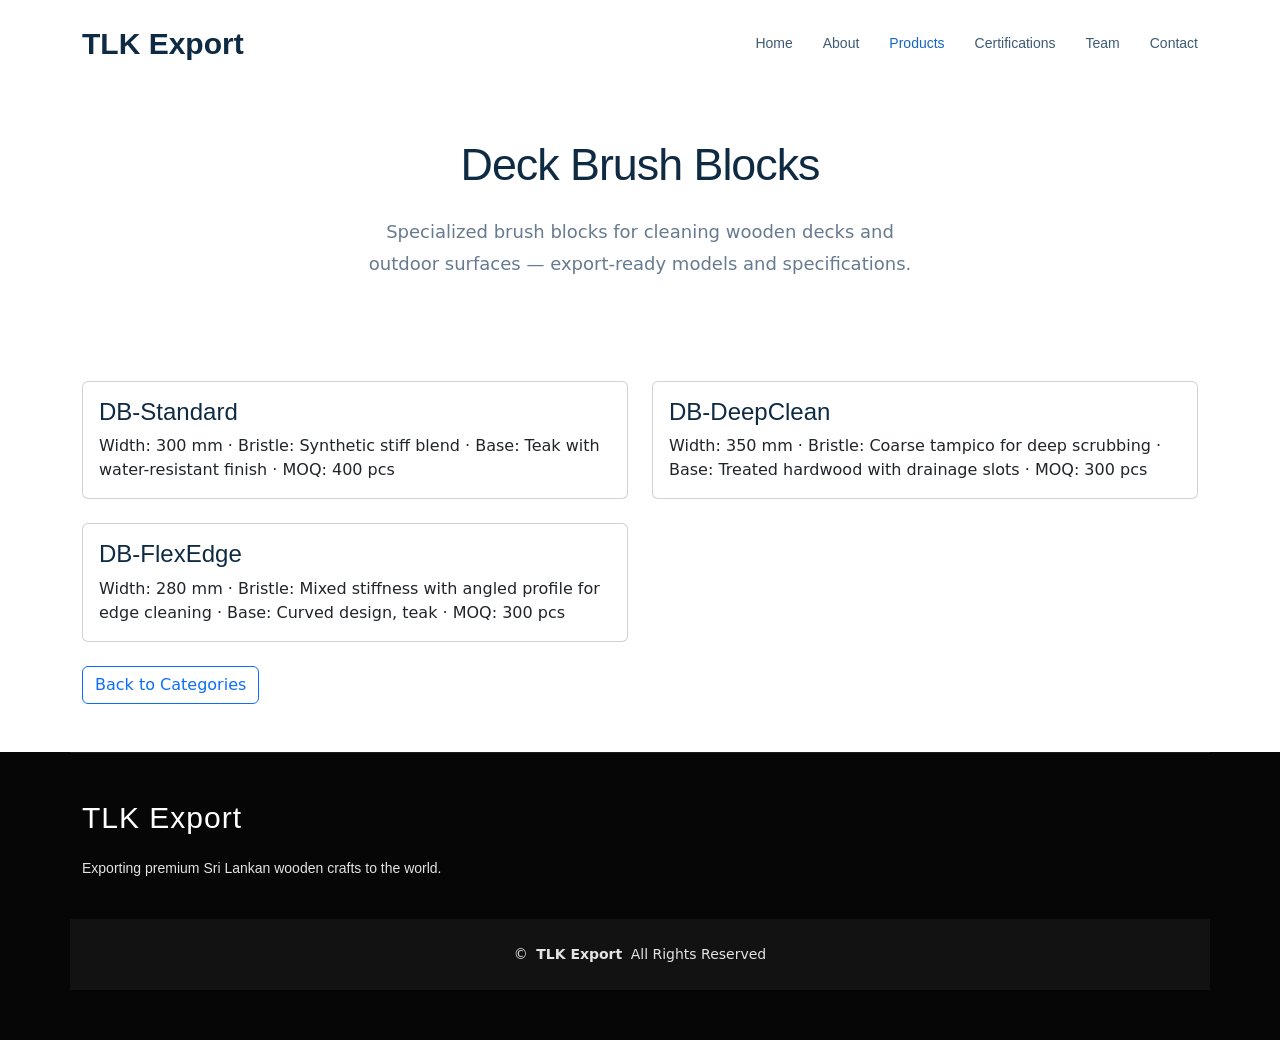
<file: deck.html>
<!DOCTYPE html>
<html lang="en">
<head>
  <meta charset="utf-8">
  <meta name="viewport" content="width=device-width, initial-scale=1">
  <title>Deck Brush Blocks | TLK Export</title>
  <link href="assets/vendor/bootstrap/css/bootstrap.min.css" rel="stylesheet">
  <link href="assets/vendor/bootstrap-icons/bootstrap-icons.css" rel="stylesheet">
  <link href="assets/css/main.css" rel="stylesheet">
</head>
<body class="index-page">
  <!-- header (keeps site navigation/design) -->
  <header id="header" class="header d-flex align-items-center fixed-top">
    <div class="container-fluid container-xl position-relative d-flex align-items-center justify-content-between">
      <a href="index.html" class="logo d-flex align-items-center"><h1 class="sitename">TLK Export</h1></a>
      <nav id="navmenu" class="navmenu">
        <ul>
          <li><a href="index.html#hero">Home</a></li>
          <li><a href="index.html#about">About</a></li>
          <li><a href="index.html#products" class="active">Products</a></li>
          <li><a href="index.html#portfolio">Certifications</a></li>
          <li><a href="index.html#team">Team</a></li>
          <li><a href="index.html#contact">Contact</a></li>
        </ul>
        <i class="mobile-nav-toggle d-xl-none bi bi-list"></i>
      </nav>
    </div>
  </header>

  <main class="main container py-5" style="margin-top:90px;">
    <div class="section-title" data-aos="fade-up">
      <h2>Deck Brush Blocks</h2>
      <p>Specialized brush blocks for cleaning wooden decks and outdoor surfaces — export-ready models and specifications.</p>
    </div>

    <div class="row gy-4 mt-3">
      <div class="col-md-6">
        <div class="card p-3">
          <h4 class="mb-2">DB-Standard</h4>
          <p class="mb-0">Width: 300 mm · Bristle: Synthetic stiff blend · Base: Teak with water-resistant finish · MOQ: 400 pcs</p>
        </div>
      </div>

      <div class="col-md-6">
        <div class="card p-3">
          <h4 class="mb-2">DB-DeepClean</h4>
          <p class="mb-0">Width: 350 mm · Bristle: Coarse tampico for deep scrubbing · Base: Treated hardwood with drainage slots · MOQ: 300 pcs</p>
        </div>
      </div>

      <div class="col-md-6">
        <div class="card p-3">
          <h4 class="mb-2">DB-FlexEdge</h4>
          <p class="mb-0">Width: 280 mm · Bristle: Mixed stiffness with angled profile for edge cleaning · Base: Curved design, teak · MOQ: 300 pcs</p>
        </div>
      </div>
    </div>

    <div class="mt-4">
      <a href="index.html#products" class="btn btn-outline-primary">Back to Categories</a>
    </div>
  </main>

  <!-- footer (keeps site footer/design) -->
  <footer id="footer" class="footer dark-background">
    <div class="container footer-top">
      <div class="row gy-4">
        <div class="col-lg-5 col-md-12 footer-about">
          <a href="index.html" class="logo d-flex align-items-center"><span class="sitename">TLK Export</span></a>
          <p>Exporting premium Sri Lankan wooden crafts to the world.</p>
        </div>
        <!-- ...existing footer content omitted for brevity... -->
      </div>
    </div>
    <div class="container copyright text-center mt-4">
      <p>© <strong class="px-1 sitename">TLK Export</strong> All Rights Reserved</p>
    </div>
  </footer>

  <script src="assets/vendor/bootstrap/js/bootstrap.bundle.min.js"></script>
  <script src="assets/js/main.js"></script>
</body>
</html>
</file>
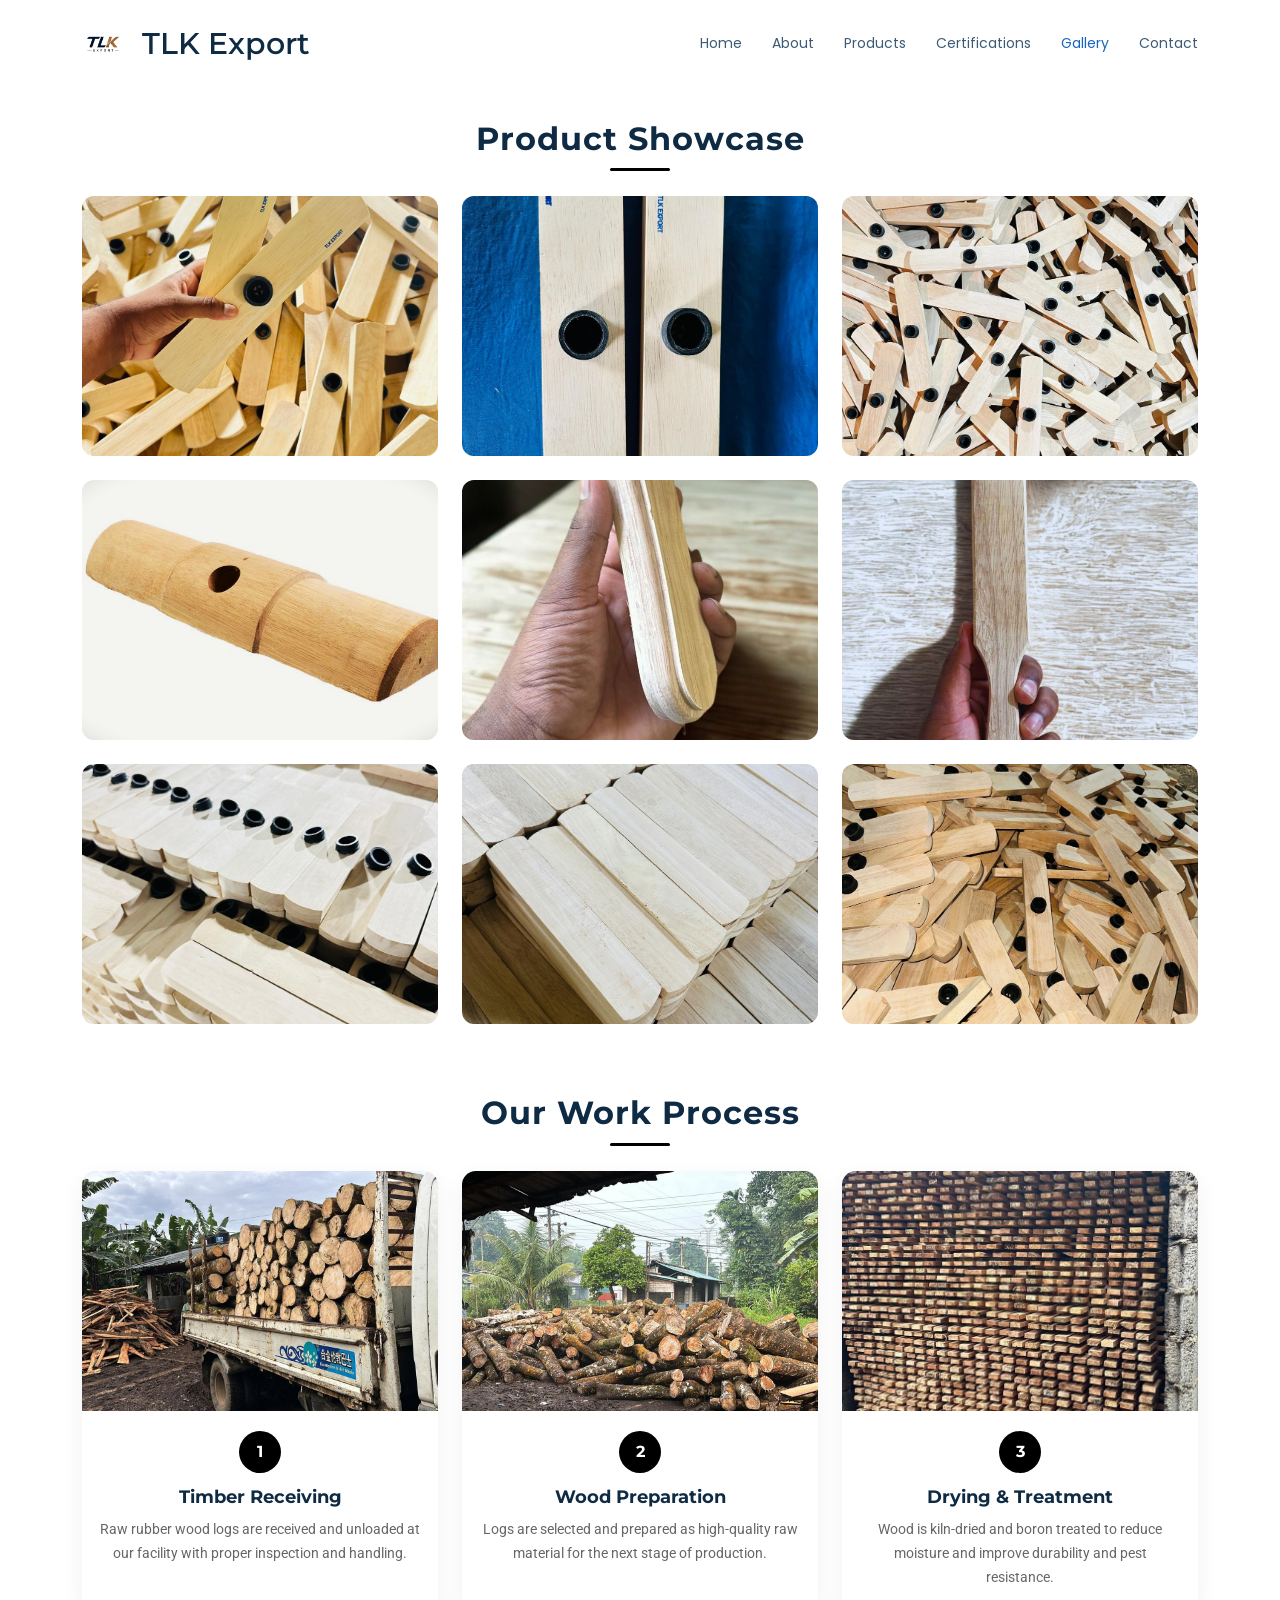
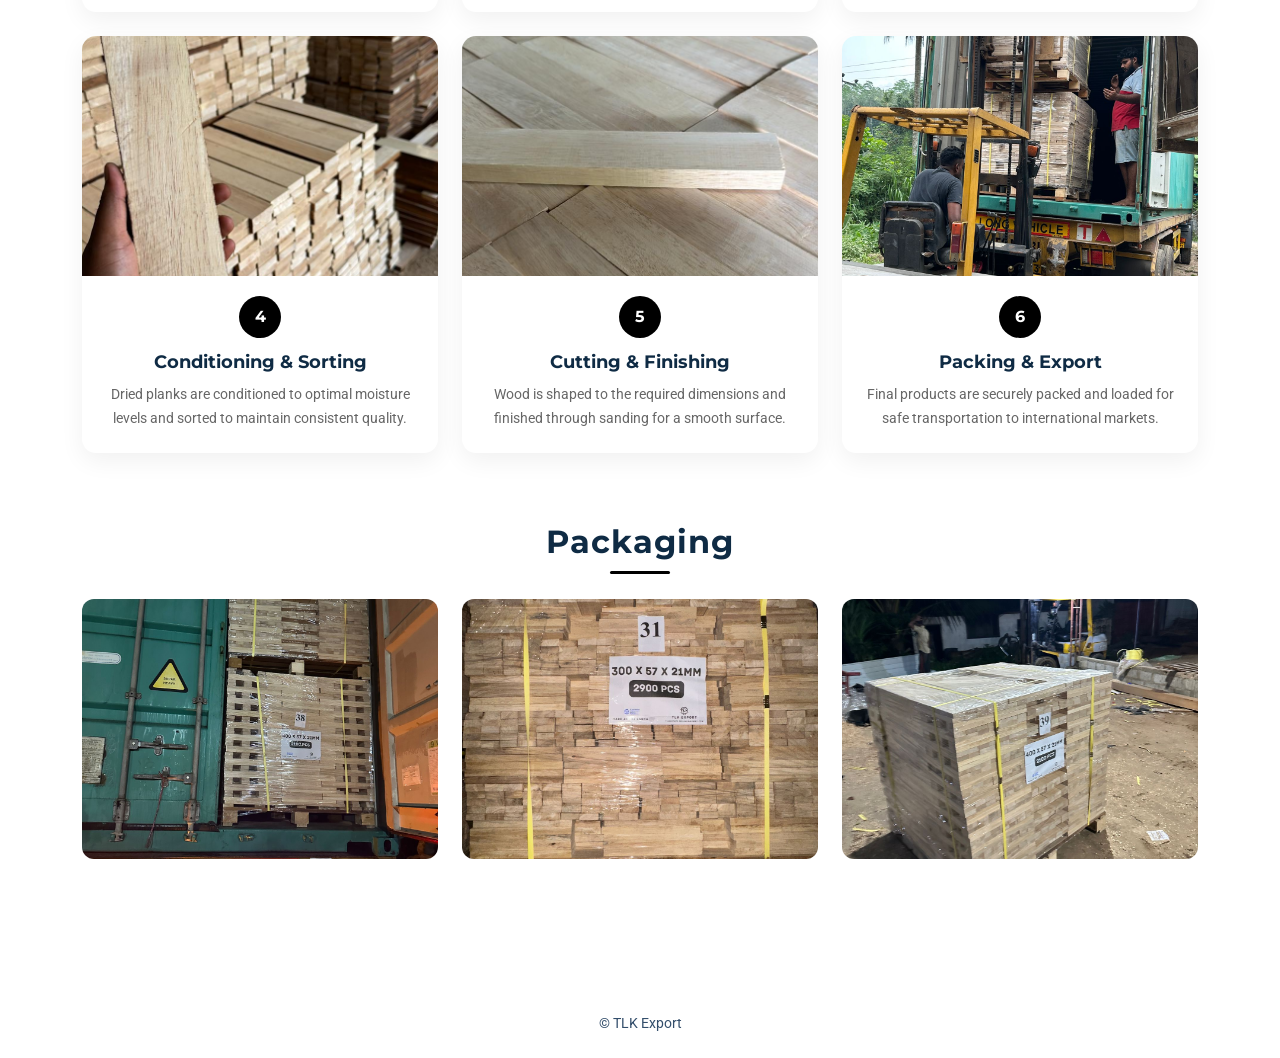
<file: gallery.html>
<!doctype html>
<html lang="en">
<head>
  <meta charset="utf-8" />
  <meta name="viewport" content="width=device-width, initial-scale=1" />
  <title>Gallery | TLK Export</title>

  <link href="assets/img/logo.png" rel="icon" />

  <!-- Google Fonts -->
  <link href="https://fonts.googleapis.com" rel="preconnect" />
  <link href="https://fonts.gstatic.com" rel="preconnect" crossorigin />
  <link
    href="https://fonts.googleapis.com/css2?family=Roboto&family=Montserrat:wght@400;700&family=Poppins&display=swap"
    rel="stylesheet"
  />

  <!-- Vendor CSS -->
  <link href="assets/vendor/bootstrap/css/bootstrap.min.css" rel="stylesheet" />
  <link href="assets/vendor/bootstrap-icons/bootstrap-icons.css" rel="stylesheet" />
  <link href="assets/vendor/glightbox/css/glightbox.min.css" rel="stylesheet" />

  <!-- Main CSS -->
  <link href="assets/css/main.css" rel="stylesheet" />

  <style>
    .custom-logo-wrap {
      gap: 10px;
      text-decoration: none;
    }

    .header-logo-img {
      width: 42px;
      height: 42px;
    }

    .gallery-section {
      padding: 120px 0 60px;
    }

    .section-block {
      margin-bottom: 70px;
    }

    .gallery-item {
      border-radius: 12px;
      overflow: hidden;
      cursor: pointer;
    }

    .gallery-item img {
      width: 100%;
      height: 260px;
      object-fit: cover;
      transition: transform 0.3s ease;
      display: block;
    }

    .gallery-item:hover img {
      transform: scale(1.05);
    }

    .gallery-section h2 {
      font-family: "Montserrat", sans-serif;
      font-weight: 700;
      letter-spacing: 1px;
      text-align: center;
      margin-bottom: 25px;
      position: relative;
    }

    .gallery-section h2::after {
      content: "";
      display: block;
      width: 60px;
      height: 3px;
      background: #000;
      margin: 10px auto 0;
      border-radius: 2px;
    }

    .process-card {
      background: #fff;
      border-radius: 14px;
      overflow: hidden;
      box-shadow: 0 8px 24px rgba(0, 0, 0, 0.06);
      height: 100%;
      transition: transform 0.3s ease, box-shadow 0.3s ease;
    }

    .process-card:hover {
      transform: translateY(-4px);
      box-shadow: 0 12px 28px rgba(0, 0, 0, 0.10);
    }

    .process-image {
      overflow: hidden;
      display: block;
    }

    .process-image img {
      width: 100%;
      height: 240px;
      object-fit: cover;
      transition: transform 0.3s ease;
      display: block;
    }

    .process-card:hover .process-image img {
      transform: scale(1.05);
    }

    .process-content {
      padding: 20px 18px 22px;
      text-align: center;
    }

    .process-number {
      width: 42px;
      height: 42px;
      border-radius: 50%;
      background: #000;
      color: #fff;
      display: inline-flex;
      align-items: center;
      justify-content: center;
      font-weight: 700;
      font-family: "Montserrat", sans-serif;
      margin-bottom: 14px;
      font-size: 16px;
    }

    .process-content h4 {
      font-size: 18px;
      font-weight: 700;
      margin-bottom: 10px;
      font-family: "Montserrat", sans-serif;
    }

    .process-content p {
      font-size: 14px;
      color: #666;
      margin-bottom: 0;
      line-height: 1.7;
    }

    .footer p {
      margin: 0;
    }

    @media (max-width: 768px) {
      .gallery-item img {
        height: 200px;
      }

      .process-image img {
        height: 220px;
      }
    }
  </style>
</head>

<body class="index-page">

  <!-- HEADER -->
  <header id="header" class="header d-flex align-items-center fixed-top">
    <div class="container-fluid container-xl d-flex align-items-center justify-content-between">
      <a href="index.html" class="logo d-flex align-items-center custom-logo-wrap">
        <img src="assets/img/logo.png" class="header-logo-img" alt="TLK Export Logo" />
        <h1 class="sitename mb-0">TLK Export</h1>
      </a>

      <nav id="navmenu" class="navmenu">
        <ul>
          <li><a href="index.html#hero">Home</a></li>
          <li><a href="index.html#about">About</a></li>
          <li><a href="products.html">Products</a></li>
          <li><a href="index.html#portfolio">Certifications</a></li>
          <li><a href="gallery.html" class="active">Gallery</a></li>
          <li><a href="index.html#contact">Contact</a></li>
        </ul>
        <i class="mobile-nav-toggle d-xl-none bi bi-list"></i>
      </nav>
    </div>
  </header>

  <!-- MAIN -->
  <main class="main">
    <section class="gallery-section">
      <div class="container">

        <!-- PRODUCT SHOWCASE -->
        <div class="section-block">
          <h2>Product Showcase</h2>
          <div class="row g-4">

            <div class="col-lg-4 col-md-6">
              <a href="assets/img/gallery/product1.jpeg" class="glightbox">
                <div class="gallery-item">
                  <img src="assets/img/gallery/product1.jpeg" alt="Product 1" />
                </div>
              </a>
            </div>

            <div class="col-lg-4 col-md-6">
              <a href="assets/img/gallery/product2.jpeg" class="glightbox">
                <div class="gallery-item">
                  <img src="assets/img/gallery/product2.jpeg" alt="Product 2" />
                </div>
              </a>
            </div>

            <div class="col-lg-4 col-md-6">
              <a href="assets/img/gallery/product3.jpeg" class="glightbox">
                <div class="gallery-item">
                  <img src="assets/img/gallery/product3.jpeg" alt="Product 3" />
                </div>
              </a>
            </div>

            <div class="col-lg-4 col-md-6">
              <a href="assets/img/gallery/product4.jpeg" class="glightbox">
                <div class="gallery-item">
                  <img src="assets/img/gallery/product4.jpeg" alt="Product 4" />
                </div>
              </a>
            </div>

            <div class="col-lg-4 col-md-6">
              <a href="assets/img/gallery/product5.jpeg" class="glightbox">
                <div class="gallery-item">
                  <img src="assets/img/gallery/product5.jpeg" alt="Product 5" />
                </div>
              </a>
            </div>

            <div class="col-lg-4 col-md-6">
              <a href="assets/img/gallery/product6.jpeg" class="glightbox">
                <div class="gallery-item">
                  <img src="assets/img/gallery/product6.jpeg" alt="Product 6" />
                </div>
              </a>
            </div>

            <div class="col-lg-4 col-md-6">
              <a href="assets/img/gallery/product7.jpeg" class="glightbox">
                <div class="gallery-item">
                  <img src="assets/img/gallery/product7.jpeg" alt="Product 7" />
                </div>
              </a>
            </div>

            <div class="col-lg-4 col-md-6">
              <a href="assets/img/gallery/product8.jpeg" class="glightbox">
                <div class="gallery-item">
                  <img src="assets/img/gallery/product8.jpeg" alt="Product 8" />
                </div>
              </a>
            </div>

            <div class="col-lg-4 col-md-6">
              <a href="assets/img/gallery/product9.jpeg" class="glightbox">
                <div class="gallery-item">
                  <img src="assets/img/gallery/product9.jpeg" alt="Product 9" />
                </div>
              </a>
            </div>

          </div>
        </div>

        <!-- OUR WORK PROCESS -->
        <div class="section-block">
          <h2>Our Work Process</h2>
          <div class="row g-4">

            <div class="col-lg-4 col-md-6">
              <div class="process-card">
                <a href="assets/img/gallery/process1.jpeg" class="glightbox process-image">
                  <img src="assets/img/gallery/process1.jpeg" alt="Timber Receiving" />
                </a>
                <div class="process-content">
                  <div class="process-number">1</div>
                  <h4>Timber Receiving</h4>
                  <p>
                    Raw rubber wood logs are received and unloaded at our facility
                    with proper inspection and handling.
                  </p>
                </div>
              </div>
            </div>

            <div class="col-lg-4 col-md-6">
              <div class="process-card">
                <a href="assets/img/gallery/process2.jpeg" class="glightbox process-image">
                  <img src="assets/img/gallery/process2.jpeg" alt="Wood Preparation" />
                </a>
                <div class="process-content">
                  <div class="process-number">2</div>
                  <h4>Wood Preparation</h4>
                  <p>
                    Logs are selected and prepared as high-quality raw material
                    for the next stage of production.
                  </p>
                </div>
              </div>
            </div>

            <div class="col-lg-4 col-md-6">
              <div class="process-card">
                <a href="assets/img/gallery/process3.jpeg" class="glightbox process-image">
                  <img src="assets/img/gallery/process3.jpeg" alt="Drying and Treatment" />
                </a>
                <div class="process-content">
                  <div class="process-number">3</div>
                  <h4>Drying & Treatment</h4>
                  <p>
                    Wood is kiln-dried and boron treated to reduce moisture and
                    improve durability and pest resistance.
                  </p>
                </div>
              </div>
            </div>

            <div class="col-lg-4 col-md-6">
              <div class="process-card">
                <a href="assets/img/gallery/process4.jpeg" class="glightbox process-image">
                  <img src="assets/img/gallery/process4.jpeg" alt="Conditioning and Sorting" />
                </a>
                <div class="process-content">
                  <div class="process-number">4</div>
                  <h4>Conditioning & Sorting</h4>
                  <p>
                    Dried planks are conditioned to optimal moisture levels and
                    sorted to maintain consistent quality.
                  </p>
                </div>
              </div>
            </div>

            <div class="col-lg-4 col-md-6">
              <div class="process-card">
                <a href="assets/img/gallery/process5.jpeg" class="glightbox process-image">
                  <img src="assets/img/gallery/process5.jpeg" alt="Cutting and Finishing" />
                </a>
                <div class="process-content">
                  <div class="process-number">5</div>
                  <h4>Cutting & Finishing</h4>
                  <p>
                    Wood is shaped to the required dimensions and finished through
                    sanding for a smooth surface.
                  </p>
                </div>
              </div>
            </div>

            <div class="col-lg-4 col-md-6">
              <div class="process-card">
                <a href="assets/img/gallery/process6.jpeg" class="glightbox process-image">
                  <img src="assets/img/gallery/process6.jpeg" alt="Packing and Export" />
                </a>
                <div class="process-content">
                  <div class="process-number">6</div>
                  <h4>Packing & Export</h4>
                  <p>
                    Final products are securely packed and loaded for safe
                    transportation to international markets.
                  </p>
                </div>
              </div>
            </div>

          </div>
        </div>

        <!-- PACKAGING -->
        <div class="section-block">
          <h2>Packaging</h2>
          <div class="row g-4">

            <div class="col-lg-4 col-md-6">
              <a href="assets/img/gallery/pack1.jpeg" class="glightbox">
                <div class="gallery-item">
                  <img src="assets/img/gallery/pack1.jpeg" alt="Packaging 1" />
                </div>
              </a>
            </div>

            <div class="col-lg-4 col-md-6">
              <a href="assets/img/gallery/pack2.jpeg" class="glightbox">
                <div class="gallery-item">
                  <img src="assets/img/gallery/pack2.jpeg" alt="Packaging 2" />
                </div>
              </a>
            </div>

            <div class="col-lg-4 col-md-6">
              <a href="assets/img/gallery/pack3.jpeg" class="glightbox">
                <div class="gallery-item">
                  <img src="assets/img/gallery/pack3.jpeg" alt="Packaging 3" />
                </div>
              </a>
            </div>

          </div>
        </div>

      </div>
    </section>
  </main>

  <!-- FOOTER -->
  <footer class="footer text-center py-4">
    <p>© TLK Export</p>
  </footer>

  <!-- JS -->
  <script src="assets/vendor/bootstrap/js/bootstrap.bundle.min.js"></script>
  <script src="assets/vendor/glightbox/js/glightbox.min.js"></script>
  <script src="assets/js/main.js"></script>

  <script>
    GLightbox({
      selector: ".glightbox"
    });
  </script>
</body>
</html>
</file>
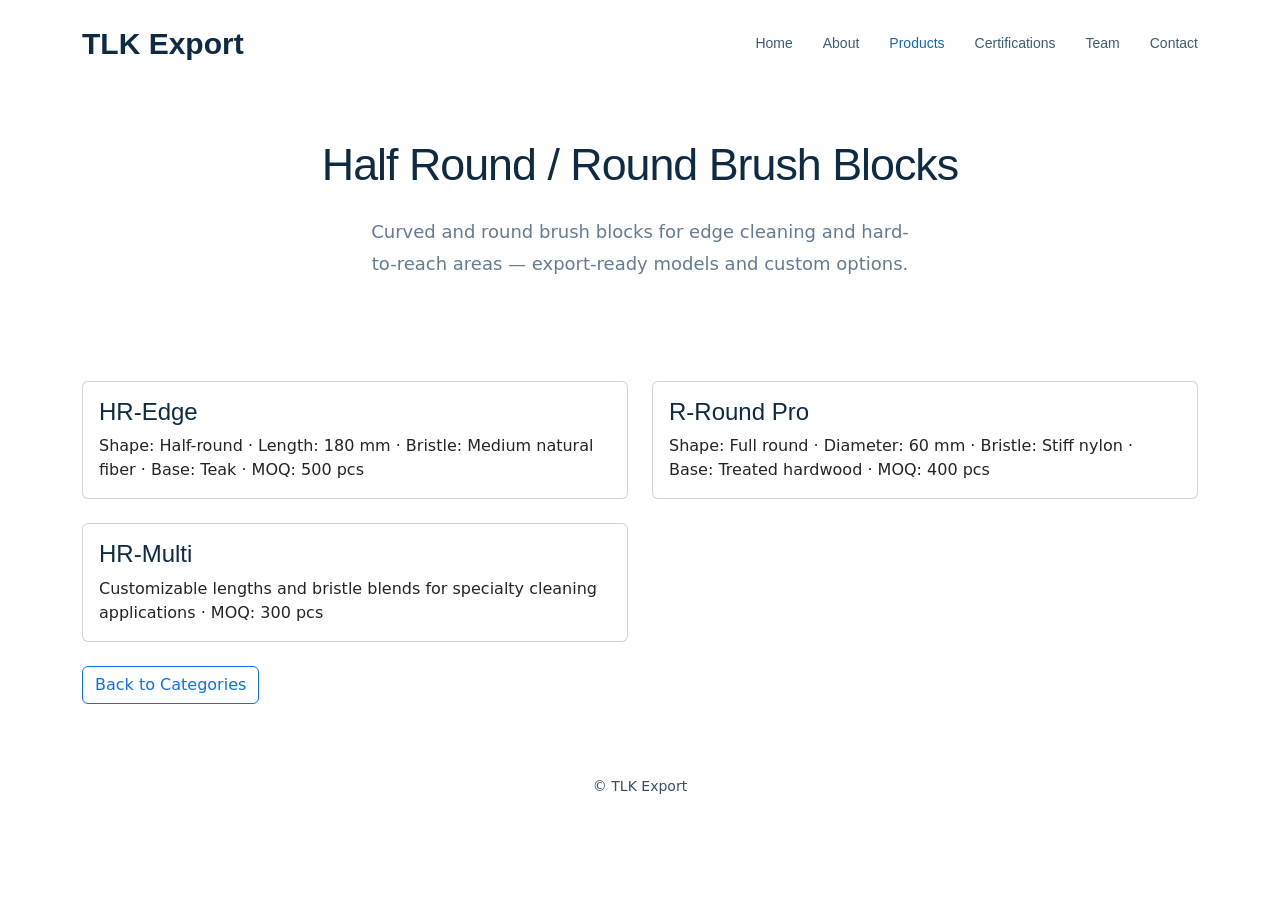
<file: half-round.html>
<!DOCTYPE html>
<html lang="en">
<head>
  <meta charset="utf-8">
  <meta name="viewport" content="width=device-width, initial-scale=1">
  <title>Half Round / Round Brush Blocks | TLK Export</title>
  <link href="assets/vendor/bootstrap/css/bootstrap.min.css" rel="stylesheet">
  <link href="assets/vendor/bootstrap-icons/bootstrap-icons.css" rel="stylesheet">
  <link href="assets/css/main.css" rel="stylesheet">
</head>
<body class="index-page">
  <header id="header" class="header d-flex align-items-center fixed-top">
    <div class="container-fluid container-xl position-relative d-flex align-items-center justify-content-between">
      <a href="index.html" class="logo d-flex align-items-center"><h1 class="sitename">TLK Export</h1></a>
      <nav id="navmenu" class="navmenu">
        <ul>
          <li><a href="index.html#hero">Home</a></li>
          <li><a href="index.html#about">About</a></li>
          <li><a href="index.html#products" class="active">Products</a></li>
          <li><a href="index.html#portfolio">Certifications</a></li>
          <li><a href="index.html#team">Team</a></li>
          <li><a href="index.html#contact">Contact</a></li>
        </ul>
        <i class="mobile-nav-toggle d-xl-none bi bi-list"></i>
      </nav>
    </div>
  </header>

  <main class="main container py-5" style="margin-top:90px;">
    <div class="section-title" data-aos="fade-up">
      <h2>Half Round / Round Brush Blocks</h2>
      <p>Curved and round brush blocks for edge cleaning and hard-to-reach areas — export-ready models and custom options.</p>
    </div>

    <div class="row gy-4 mt-3">
      <div class="col-md-6">
        <div class="card p-3">
          <h4 class="mb-2">HR-Edge</h4>
          <p class="mb-0">Shape: Half-round · Length: 180 mm · Bristle: Medium natural fiber · Base: Teak · MOQ: 500 pcs</p>
        </div>
      </div>

      <div class="col-md-6">
        <div class="card p-3">
          <h4 class="mb-2">R-Round Pro</h4>
          <p class="mb-0">Shape: Full round · Diameter: 60 mm · Bristle: Stiff nylon · Base: Treated hardwood · MOQ: 400 pcs</p>
        </div>
      </div>

      <div class="col-md-6">
        <div class="card p-3">
          <h4 class="mb-2">HR-Multi</h4>
          <p class="mb-0">Customizable lengths and bristle blends for specialty cleaning applications · MOQ: 300 pcs</p>
        </div>
      </div>
    </div>

    <div class="mt-4">
      <a href="index.html#products" class="btn btn-outline-primary">Back to Categories</a>
    </div>
  </main>

  <footer class="footer container py-4">
    <p class="text-center">© TLK Export</p>
  </footer>

  <script src="assets/vendor/bootstrap/js/bootstrap.bundle.min.js"></script>
  <script src="assets/js/main.js"></script>
</body>
</html>
</file>
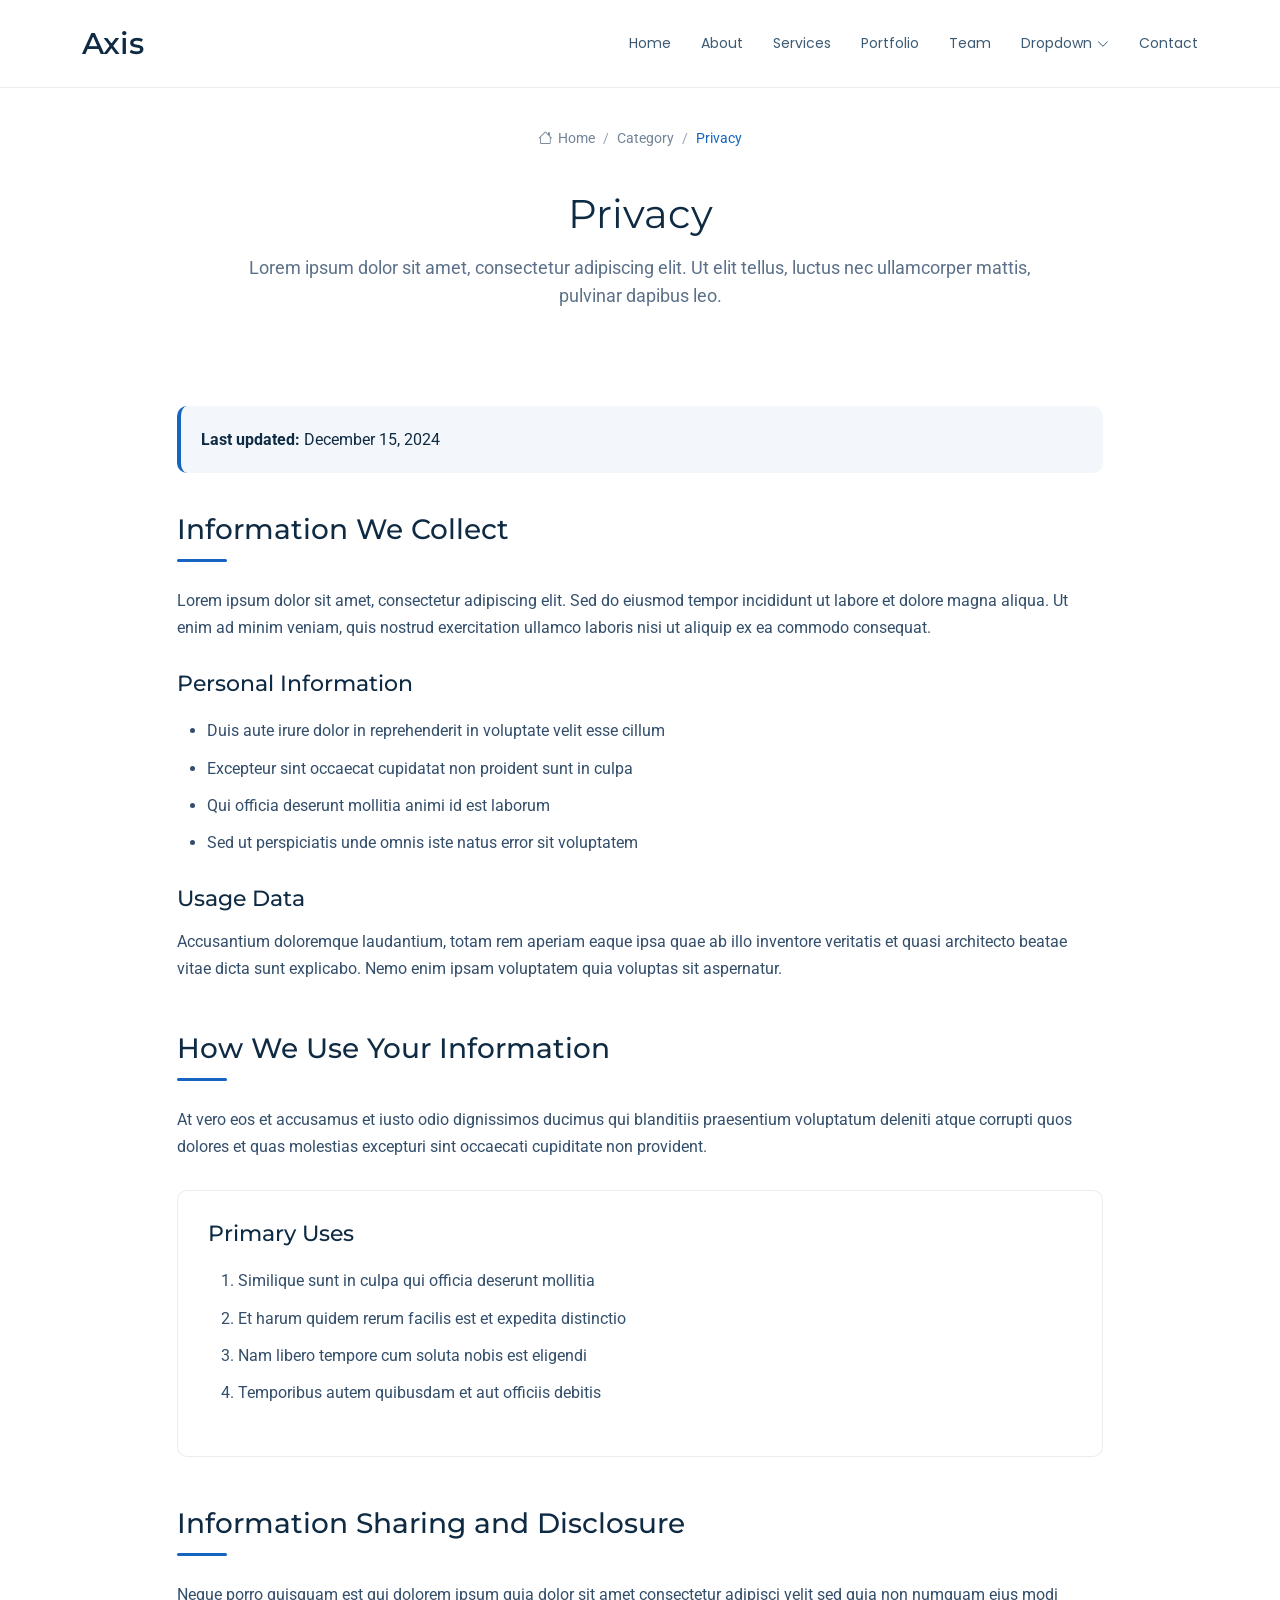
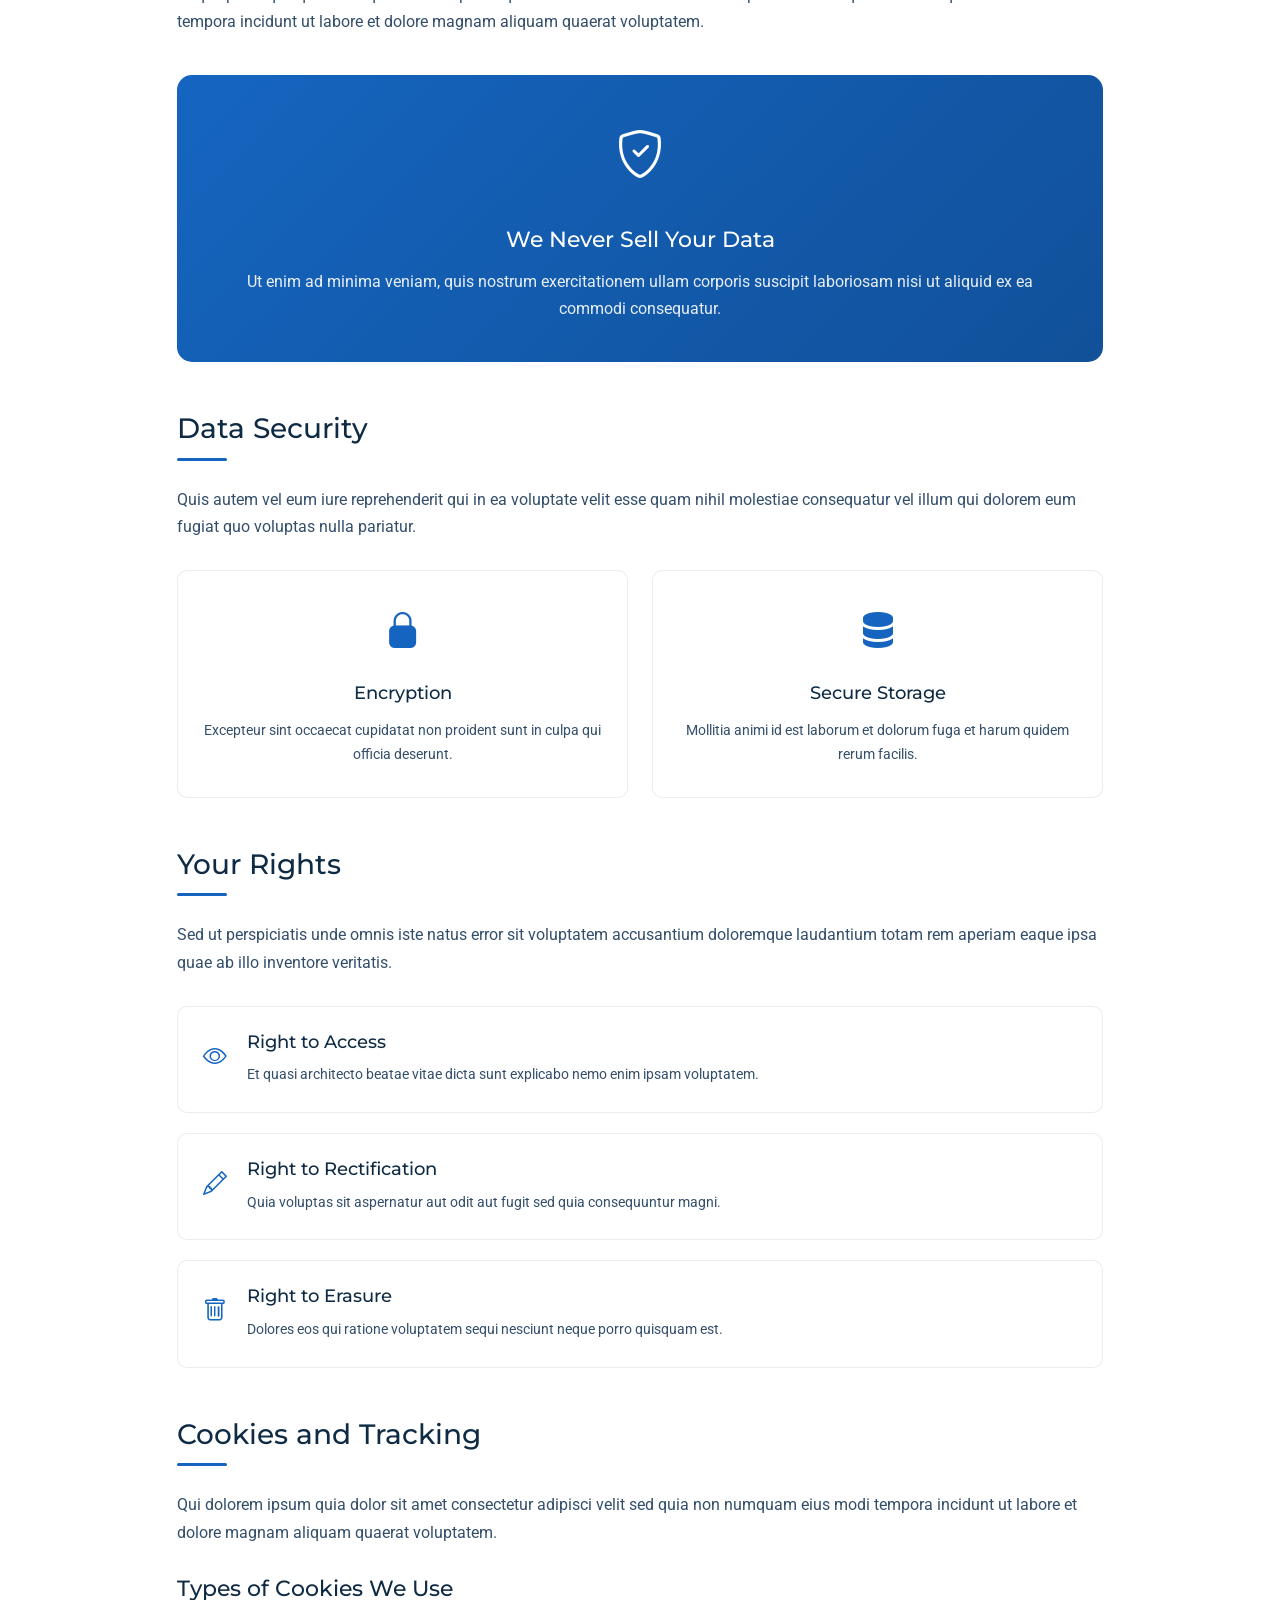
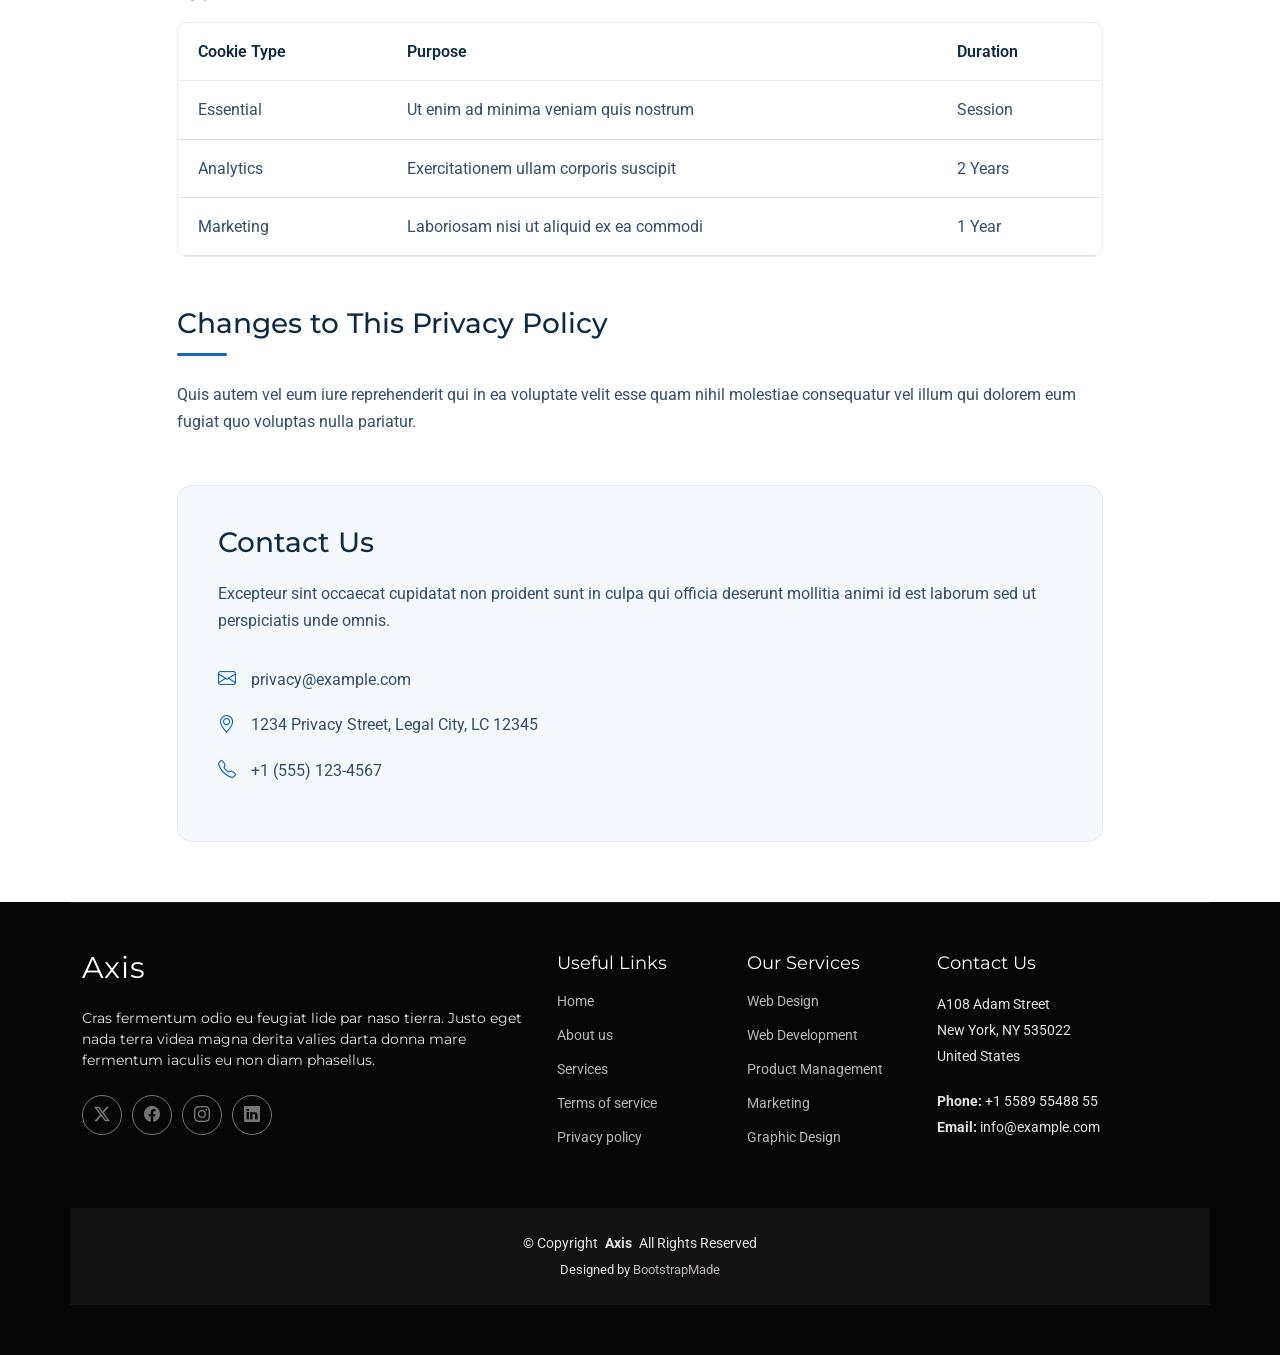
<file: privacy.html>
<!DOCTYPE html>
<html lang="en">

<head>
  <meta charset="utf-8">
  <meta content="width=device-width, initial-scale=1.0" name="viewport">
  <title>Privacy - Axis Bootstrap Template</title>
  <meta name="description" content="">
  <meta name="keywords" content="">

  <!-- Favicons -->
  <link href="assets/img/favicon.png" rel="icon">
  <link href="assets/img/apple-touch-icon.png" rel="apple-touch-icon">

  <!-- Fonts -->
  <link href="https://fonts.googleapis.com" rel="preconnect">
  <link href="https://fonts.gstatic.com" rel="preconnect" crossorigin>
  <link href="https://fonts.googleapis.com/css2?family=Roboto:ital,wght@0,100;0,300;0,400;0,500;0,700;0,900;1,100;1,300;1,400;1,500;1,700;1,900&family=Montserrat:ital,wght@0,100;0,200;0,300;0,400;0,500;0,600;0,700;0,800;0,900;1,100;1,200;1,300;1,400;1,500;1,600;1,700;1,800;1,900&family=Poppins:ital,wght@0,100;0,200;0,300;0,400;0,500;0,600;0,700;0,800;0,900;1,100;1,200;1,300;1,400;1,500;1,600;1,700;1,800;1,900&display=swap" rel="stylesheet">

  <!-- Vendor CSS Files -->
  <link href="assets/vendor/bootstrap/css/bootstrap.min.css" rel="stylesheet">
  <link href="assets/vendor/bootstrap-icons/bootstrap-icons.css" rel="stylesheet">
  <link href="assets/vendor/aos/aos.css" rel="stylesheet">
  <link href="assets/vendor/glightbox/css/glightbox.min.css" rel="stylesheet">
  <link href="assets/vendor/swiper/swiper-bundle.min.css" rel="stylesheet">

  <!-- Main CSS File -->
  <link href="assets/css/main.css" rel="stylesheet">

  <!-- =======================================================
  * Template Name: Axis
  * Template URL: https://bootstrapmade.com/axis-bootstrap-corporate-template/
  * Updated: Sep 13 2025 with Bootstrap v5.3.8
  * Author: BootstrapMade.com
  * License: https://bootstrapmade.com/license/
  ======================================================== -->
</head>

<body class="privacy-page">

  <header id="header" class="header d-flex align-items-center sticky-top">
    <div class="container-fluid container-xl position-relative d-flex align-items-center justify-content-between">

      <a href="index.html" class="logo d-flex align-items-center">
        <!-- Uncomment the line below if you also wish to use an image logo -->
        <!-- <img src="assets/img/logo.webp" alt=""> -->
        <h1 class="sitename">Axis</h1>
      </a>

      <nav id="navmenu" class="navmenu">
        <ul>
          <li><a href="#hero">Home</a></li>
          <li><a href="#about">About</a></li>
          <li><a href="#services">Services</a></li>
          <li><a href="#portfolio">Portfolio</a></li>
          <li><a href="#team">Team</a></li>
          <li class="dropdown"><a href="#"><span>Dropdown</span> <i class="bi bi-chevron-down toggle-dropdown"></i></a>
            <ul>
              <li><a href="#">Dropdown 1</a></li>
              <li class="dropdown"><a href="#"><span>Deep Dropdown</span> <i class="bi bi-chevron-down toggle-dropdown"></i></a>
                <ul>
                  <li><a href="#">Deep Dropdown 1</a></li>
                  <li><a href="#">Deep Dropdown 2</a></li>
                  <li><a href="#">Deep Dropdown 3</a></li>
                  <li><a href="#">Deep Dropdown 4</a></li>
                  <li><a href="#">Deep Dropdown 5</a></li>
                </ul>
              </li>
              <li><a href="#">Dropdown 2</a></li>
              <li><a href="#">Dropdown 3</a></li>
              <li><a href="#">Dropdown 4</a></li>
            </ul>
          </li>
          <li><a href="#contact">Contact</a></li>
        </ul>
        <i class="mobile-nav-toggle d-xl-none bi bi-list"></i>
      </nav>

    </div>
  </header>

  <main class="main">

    <!-- Page Title -->
    <div class="page-title">
      <div class="breadcrumbs">
        <nav aria-label="breadcrumb">
          <ol class="breadcrumb">
            <li class="breadcrumb-item"><a href="#"><i class="bi bi-house"></i> Home</a></li>
            <li class="breadcrumb-item"><a href="#">Category</a></li>
            <li class="breadcrumb-item active current">Privacy</li>
          </ol>
        </nav>
      </div>

      <div class="title-wrapper">
        <h1>Privacy</h1>
        <p>Lorem ipsum dolor sit amet, consectetur adipiscing elit. Ut elit tellus, luctus nec ullamcorper mattis, pulvinar dapibus leo.</p>
      </div>
    </div><!-- End Page Title -->

    <!-- Privacy Section -->
    <section id="privacy" class="privacy section">

      <div class="container" data-aos="fade-up" data-aos-delay="100">

        <div class="row">
          <div class="col-lg-10 mx-auto">

            <div class="privacy-content">
              <div class="last-updated" data-aos="fade-up" data-aos-delay="200">
                <p><strong>Last updated:</strong> December 15, 2024</p>
              </div>

              <div class="privacy-section" data-aos="fade-up" data-aos-delay="300">
                <h3>Information We Collect</h3>
                <p>Lorem ipsum dolor sit amet, consectetur adipiscing elit. Sed do eiusmod tempor incididunt ut labore et dolore magna aliqua. Ut enim ad minim veniam, quis nostrud exercitation ullamco laboris nisi ut aliquip ex ea commodo consequat.</p>

                <h4>Personal Information</h4>
                <ul>
                  <li>Duis aute irure dolor in reprehenderit in voluptate velit esse cillum</li>
                  <li>Excepteur sint occaecat cupidatat non proident sunt in culpa</li>
                  <li>Qui officia deserunt mollitia animi id est laborum</li>
                  <li>Sed ut perspiciatis unde omnis iste natus error sit voluptatem</li>
                </ul>

                <h4>Usage Data</h4>
                <p>Accusantium doloremque laudantium, totam rem aperiam eaque ipsa quae ab illo inventore veritatis et quasi architecto beatae vitae dicta sunt explicabo. Nemo enim ipsam voluptatem quia voluptas sit aspernatur.</p>
              </div>

              <div class="privacy-section" data-aos="fade-up" data-aos-delay="400">
                <h3>How We Use Your Information</h3>
                <p>At vero eos et accusamus et iusto odio dignissimos ducimus qui blanditiis praesentium voluptatum deleniti atque corrupti quos dolores et quas molestias excepturi sint occaecati cupiditate non provident.</p>

                <div class="info-box">
                  <h4>Primary Uses</h4>
                  <ol>
                    <li>Similique sunt in culpa qui officia deserunt mollitia</li>
                    <li>Et harum quidem rerum facilis est et expedita distinctio</li>
                    <li>Nam libero tempore cum soluta nobis est eligendi</li>
                    <li>Temporibus autem quibusdam et aut officiis debitis</li>
                  </ol>
                </div>
              </div>

              <div class="privacy-section" data-aos="fade-up" data-aos-delay="500">
                <h3>Information Sharing and Disclosure</h3>
                <p>Neque porro quisquam est qui dolorem ipsum quia dolor sit amet consectetur adipisci velit sed quia non numquam eius modi tempora incidunt ut labore et dolore magnam aliquam quaerat voluptatem.</p>

                <div class="highlight-box" data-aos="fade-up" data-aos-delay="600">
                  <i class="bi bi-shield-check"></i>
                  <h4>We Never Sell Your Data</h4>
                  <p>Ut enim ad minima veniam, quis nostrum exercitationem ullam corporis suscipit laboriosam nisi ut aliquid ex ea commodi consequatur.</p>
                </div>
              </div>

              <div class="privacy-section" data-aos="fade-up" data-aos-delay="700">
                <h3>Data Security</h3>
                <p>Quis autem vel eum iure reprehenderit qui in ea voluptate velit esse quam nihil molestiae consequatur vel illum qui dolorem eum fugiat quo voluptas nulla pariatur.</p>

                <div class="security-measures">
                  <div class="row">
                    <div class="col-md-6" data-aos="fade-right" data-aos-delay="800">
                      <div class="measure-item">
                        <i class="bi bi-lock-fill"></i>
                        <h5>Encryption</h5>
                        <p>Excepteur sint occaecat cupidatat non proident sunt in culpa qui officia deserunt.</p>
                      </div>
                    </div>
                    <div class="col-md-6" data-aos="fade-left" data-aos-delay="900">
                      <div class="measure-item">
                        <i class="bi bi-server"></i>
                        <h5>Secure Storage</h5>
                        <p>Mollitia animi id est laborum et dolorum fuga et harum quidem rerum facilis.</p>
                      </div>
                    </div>
                  </div>
                </div>
              </div>

              <div class="privacy-section" data-aos="fade-up" data-aos-delay="1000">
                <h3>Your Rights</h3>
                <p>Sed ut perspiciatis unde omnis iste natus error sit voluptatem accusantium doloremque laudantium totam rem aperiam eaque ipsa quae ab illo inventore veritatis.</p>

                <div class="rights-list">
                  <div class="right-item">
                    <i class="bi bi-eye"></i>
                    <div>
                      <h5>Right to Access</h5>
                      <p>Et quasi architecto beatae vitae dicta sunt explicabo nemo enim ipsam voluptatem.</p>
                    </div>
                  </div>
                  <div class="right-item">
                    <i class="bi bi-pencil"></i>
                    <div>
                      <h5>Right to Rectification</h5>
                      <p>Quia voluptas sit aspernatur aut odit aut fugit sed quia consequuntur magni.</p>
                    </div>
                  </div>
                  <div class="right-item">
                    <i class="bi bi-trash"></i>
                    <div>
                      <h5>Right to Erasure</h5>
                      <p>Dolores eos qui ratione voluptatem sequi nesciunt neque porro quisquam est.</p>
                    </div>
                  </div>
                </div>
              </div>

              <div class="privacy-section" data-aos="fade-up" data-aos-delay="1100">
                <h3>Cookies and Tracking</h3>
                <p>Qui dolorem ipsum quia dolor sit amet consectetur adipisci velit sed quia non numquam eius modi tempora incidunt ut labore et dolore magnam aliquam quaerat voluptatem.</p>

                <div class="cookie-types">
                  <h4>Types of Cookies We Use</h4>
                  <div class="table-responsive">
                    <table class="table">
                      <thead>
                        <tr>
                          <th>Cookie Type</th>
                          <th>Purpose</th>
                          <th>Duration</th>
                        </tr>
                      </thead>
                      <tbody>
                        <tr>
                          <td>Essential</td>
                          <td>Ut enim ad minima veniam quis nostrum</td>
                          <td>Session</td>
                        </tr>
                        <tr>
                          <td>Analytics</td>
                          <td>Exercitationem ullam corporis suscipit</td>
                          <td>2 Years</td>
                        </tr>
                        <tr>
                          <td>Marketing</td>
                          <td>Laboriosam nisi ut aliquid ex ea commodi</td>
                          <td>1 Year</td>
                        </tr>
                      </tbody>
                    </table>
                  </div>
                </div>
              </div>

              <div class="privacy-section" data-aos="fade-up" data-aos-delay="1200">
                <h3>Changes to This Privacy Policy</h3>
                <p>Quis autem vel eum iure reprehenderit qui in ea voluptate velit esse quam nihil molestiae consequatur vel illum qui dolorem eum fugiat quo voluptas nulla pariatur.</p>
              </div>

              <div class="contact-section" data-aos="fade-up" data-aos-delay="1300">
                <h3>Contact Us</h3>
                <p>Excepteur sint occaecat cupidatat non proident sunt in culpa qui officia deserunt mollitia animi id est laborum sed ut perspiciatis unde omnis.</p>

                <div class="contact-info">
                  <div class="contact-item">
                    <i class="bi bi-envelope"></i>
                    <span>privacy@example.com</span>
                  </div>
                  <div class="contact-item">
                    <i class="bi bi-geo-alt"></i>
                    <span>1234 Privacy Street, Legal City, LC 12345</span>
                  </div>
                  <div class="contact-item">
                    <i class="bi bi-telephone"></i>
                    <span>+1 (555) 123-4567</span>
                  </div>
                </div>
              </div>

            </div>

          </div>
        </div>

      </div>

    </section><!-- /Privacy Section -->

  </main>

  <footer id="footer" class="footer dark-background">

    <div class="container footer-top">
      <div class="row gy-4">
        <div class="col-lg-5 col-md-12 footer-about">
          <a href="index.html" class="logo d-flex align-items-center">
            <span class="sitename">Axis</span>
          </a>
          <p>Cras fermentum odio eu feugiat lide par naso tierra. Justo eget nada terra videa magna derita valies darta donna mare fermentum iaculis eu non diam phasellus.</p>
          <div class="social-links d-flex mt-4">
            <a href=""><i class="bi bi-twitter-x"></i></a>
            <a href=""><i class="bi bi-facebook"></i></a>
            <a href=""><i class="bi bi-instagram"></i></a>
            <a href=""><i class="bi bi-linkedin"></i></a>
          </div>
        </div>

        <div class="col-lg-2 col-6 footer-links">
          <h4>Useful Links</h4>
          <ul>
            <li><a href="#">Home</a></li>
            <li><a href="#">About us</a></li>
            <li><a href="#">Services</a></li>
            <li><a href="#">Terms of service</a></li>
            <li><a href="#">Privacy policy</a></li>
          </ul>
        </div>

        <div class="col-lg-2 col-6 footer-links">
          <h4>Our Services</h4>
          <ul>
            <li><a href="#">Web Design</a></li>
            <li><a href="#">Web Development</a></li>
            <li><a href="#">Product Management</a></li>
            <li><a href="#">Marketing</a></li>
            <li><a href="#">Graphic Design</a></li>
          </ul>
        </div>

        <div class="col-lg-3 col-md-12 footer-contact text-center text-md-start">
          <h4>Contact Us</h4>
          <p>A108 Adam Street</p>
          <p>New York, NY 535022</p>
          <p>United States</p>
          <p class="mt-4"><strong>Phone:</strong> <span>+1 5589 55488 55</span></p>
          <p><strong>Email:</strong> <span>info@example.com</span></p>
        </div>

      </div>
    </div>

    <div class="container copyright text-center mt-4">
      <p>© <span>Copyright</span> <strong class="px-1 sitename">Axis</strong> <span>All Rights Reserved</span></p>
      <div class="credits">
        <!-- All the links in the footer should remain intact. -->
        <!-- You can delete the links only if you've purchased the pro version. -->
        <!-- Licensing information: https://bootstrapmade.com/license/ -->
        <!-- Purchase the pro version with working PHP/AJAX contact form: [buy-url] -->
        Designed by <a href="https://bootstrapmade.com/">BootstrapMade</a>
      </div>
    </div>

  </footer>

  <!-- Scroll Top -->
  <a href="#" id="scroll-top" class="scroll-top d-flex align-items-center justify-content-center"><i class="bi bi-arrow-up-short"></i></a>

  <!-- Preloader -->
  <div id="preloader"></div>

  <!-- Vendor JS Files -->
  <script src="assets/vendor/bootstrap/js/bootstrap.bundle.min.js"></script>
  <script src="assets/vendor/php-email-form/validate.js"></script>
  <script src="assets/vendor/aos/aos.js"></script>
  <script src="assets/vendor/glightbox/js/glightbox.min.js"></script>
  <script src="assets/vendor/purecounter/purecounter_vanilla.js"></script>
  <script src="assets/vendor/imagesloaded/imagesloaded.pkgd.min.js"></script>
  <script src="assets/vendor/isotope-layout/isotope.pkgd.min.js"></script>
  <script src="assets/vendor/swiper/swiper-bundle.min.js"></script>

  <!-- Main JS File -->
  <script src="assets/js/main.js"></script>

</body>

</html>
</file>
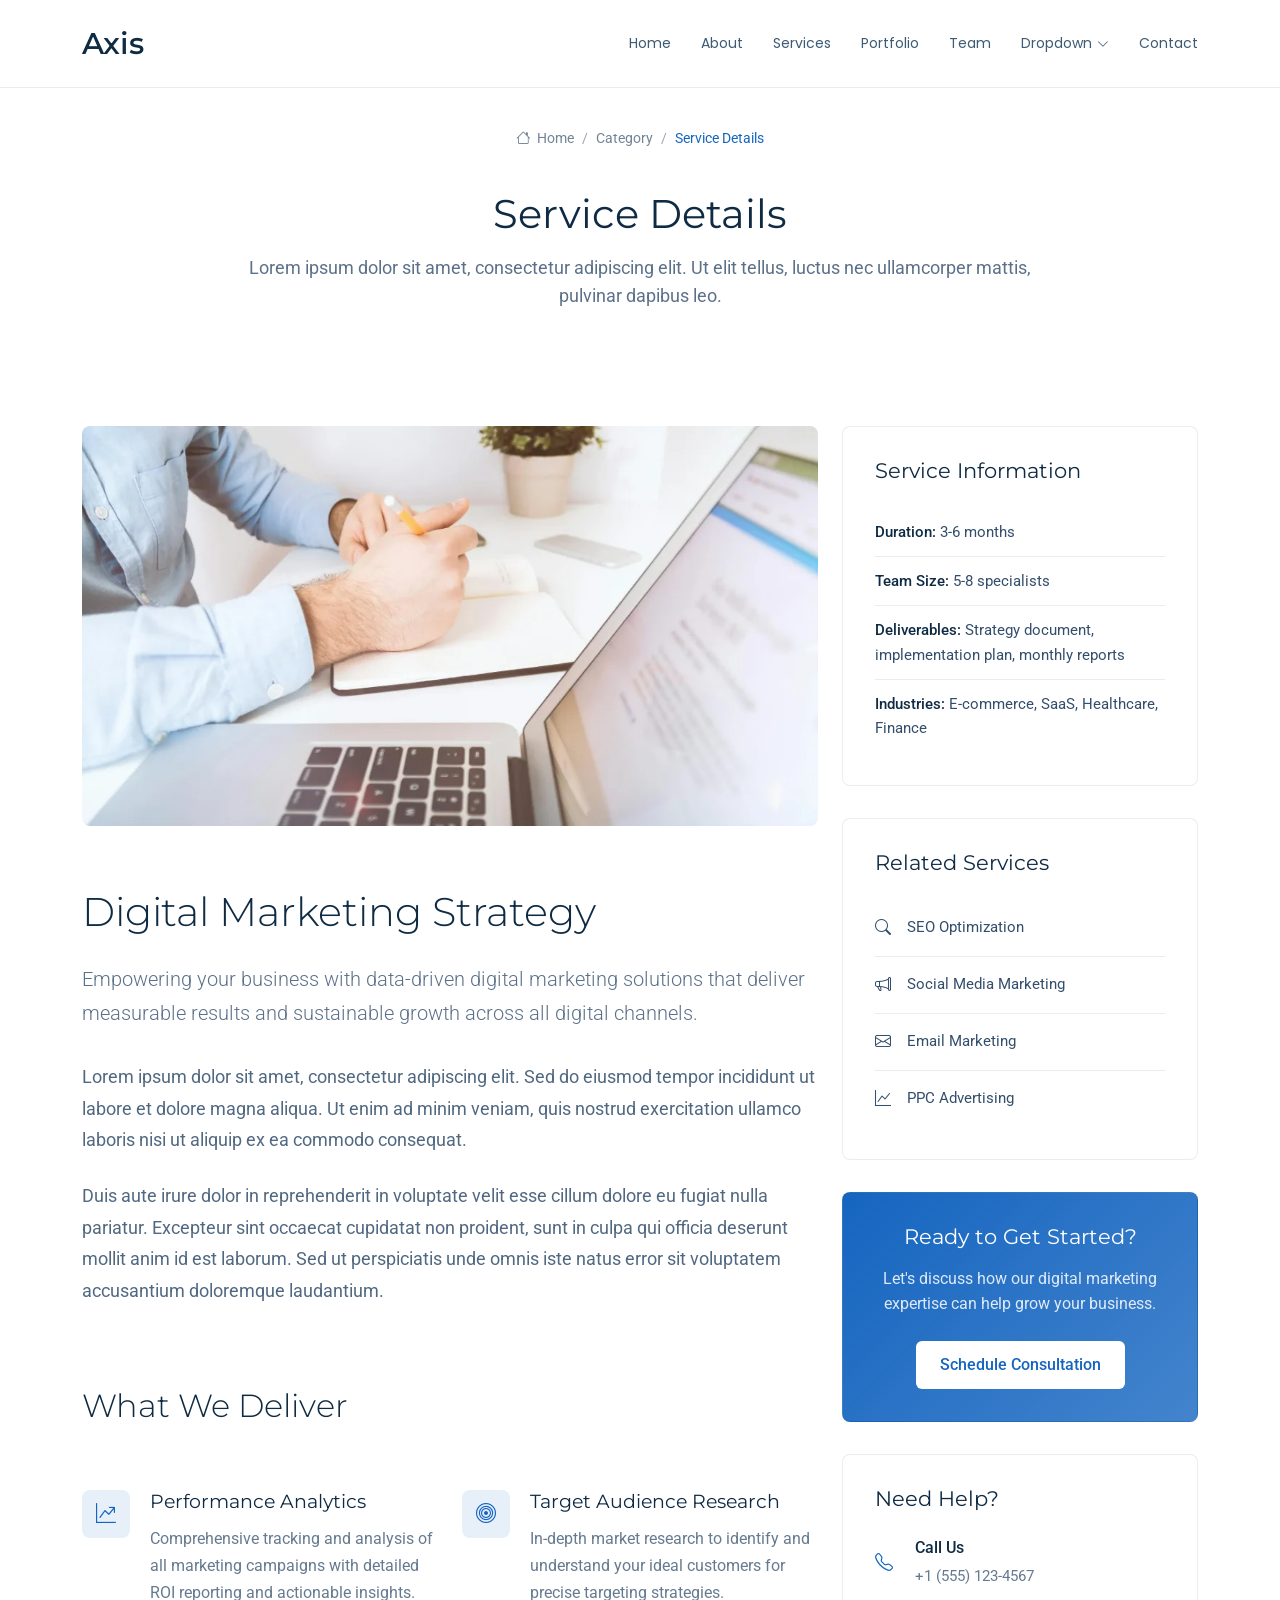
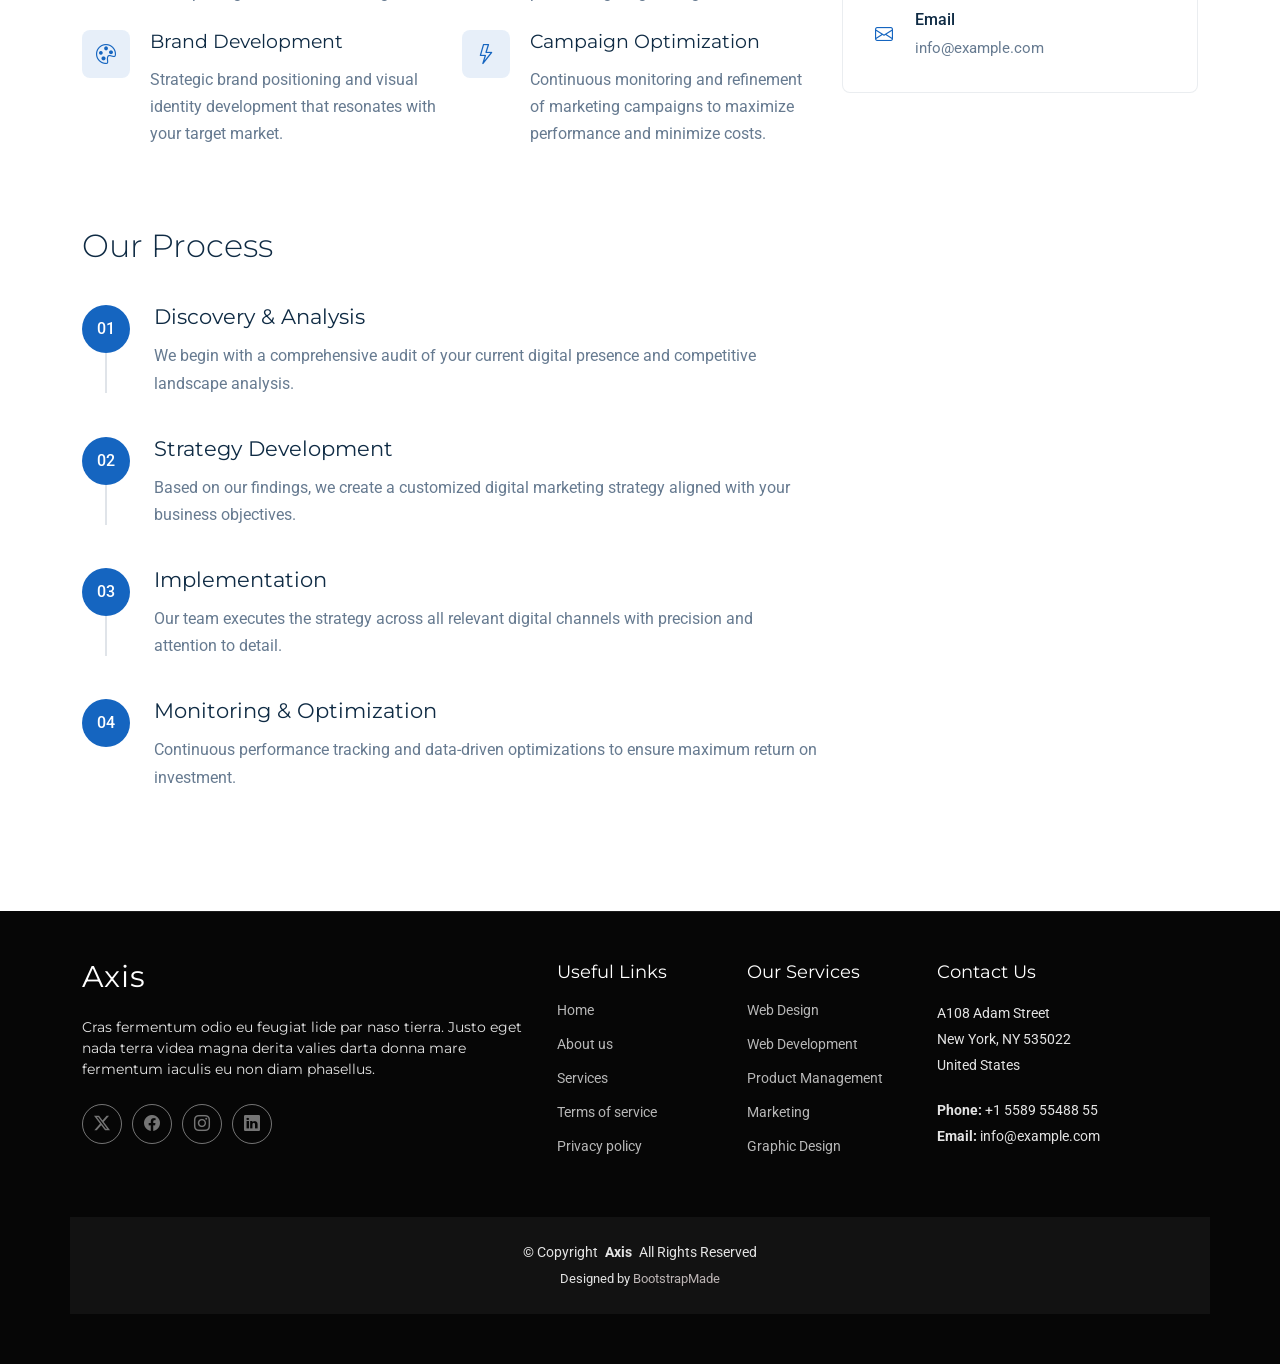
<file: service-details.html>
<!DOCTYPE html>
<html lang="en">

<head>
  <meta charset="utf-8">
  <meta content="width=device-width, initial-scale=1.0" name="viewport">
  <title>Service Details - Axis Bootstrap Template</title>
  <meta name="description" content="">
  <meta name="keywords" content="">

  <!-- Favicons -->
  <link href="assets/img/favicon.png" rel="icon">
  <link href="assets/img/apple-touch-icon.png" rel="apple-touch-icon">

  <!-- Fonts -->
  <link href="https://fonts.googleapis.com" rel="preconnect">
  <link href="https://fonts.gstatic.com" rel="preconnect" crossorigin>
  <link href="https://fonts.googleapis.com/css2?family=Roboto:ital,wght@0,100;0,300;0,400;0,500;0,700;0,900;1,100;1,300;1,400;1,500;1,700;1,900&family=Montserrat:ital,wght@0,100;0,200;0,300;0,400;0,500;0,600;0,700;0,800;0,900;1,100;1,200;1,300;1,400;1,500;1,600;1,700;1,800;1,900&family=Poppins:ital,wght@0,100;0,200;0,300;0,400;0,500;0,600;0,700;0,800;0,900;1,100;1,200;1,300;1,400;1,500;1,600;1,700;1,800;1,900&display=swap" rel="stylesheet">

  <!-- Vendor CSS Files -->
  <link href="assets/vendor/bootstrap/css/bootstrap.min.css" rel="stylesheet">
  <link href="assets/vendor/bootstrap-icons/bootstrap-icons.css" rel="stylesheet">
  <link href="assets/vendor/aos/aos.css" rel="stylesheet">
  <link href="assets/vendor/glightbox/css/glightbox.min.css" rel="stylesheet">
  <link href="assets/vendor/swiper/swiper-bundle.min.css" rel="stylesheet">

  <!-- Main CSS File -->
  <link href="assets/css/main.css" rel="stylesheet">

  <!-- =======================================================
  * Template Name: Axis
  * Template URL: https://bootstrapmade.com/axis-bootstrap-corporate-template/
  * Updated: Sep 13 2025 with Bootstrap v5.3.8
  * Author: BootstrapMade.com
  * License: https://bootstrapmade.com/license/
  ======================================================== -->
</head>

<body class="service-details-page">

  <header id="header" class="header d-flex align-items-center sticky-top">
    <div class="container-fluid container-xl position-relative d-flex align-items-center justify-content-between">

      <a href="index.html" class="logo d-flex align-items-center">
        <!-- Uncomment the line below if you also wish to use an image logo -->
        <!-- <img src="assets/img/logo.webp" alt=""> -->
        <h1 class="sitename">Axis</h1>
      </a>

      <nav id="navmenu" class="navmenu">
        <ul>
          <li><a href="#hero">Home</a></li>
          <li><a href="#about">About</a></li>
          <li><a href="#services">Services</a></li>
          <li><a href="#portfolio">Portfolio</a></li>
          <li><a href="#team">Team</a></li>
          <li class="dropdown"><a href="#"><span>Dropdown</span> <i class="bi bi-chevron-down toggle-dropdown"></i></a>
            <ul>
              <li><a href="#">Dropdown 1</a></li>
              <li class="dropdown"><a href="#"><span>Deep Dropdown</span> <i class="bi bi-chevron-down toggle-dropdown"></i></a>
                <ul>
                  <li><a href="#">Deep Dropdown 1</a></li>
                  <li><a href="#">Deep Dropdown 2</a></li>
                  <li><a href="#">Deep Dropdown 3</a></li>
                  <li><a href="#">Deep Dropdown 4</a></li>
                  <li><a href="#">Deep Dropdown 5</a></li>
                </ul>
              </li>
              <li><a href="#">Dropdown 2</a></li>
              <li><a href="#">Dropdown 3</a></li>
              <li><a href="#">Dropdown 4</a></li>
            </ul>
          </li>
          <li><a href="#contact">Contact</a></li>
        </ul>
        <i class="mobile-nav-toggle d-xl-none bi bi-list"></i>
      </nav>

    </div>
  </header>

  <main class="main">

    <!-- Page Title -->
    <div class="page-title">
      <div class="breadcrumbs">
        <nav aria-label="breadcrumb">
          <ol class="breadcrumb">
            <li class="breadcrumb-item"><a href="#"><i class="bi bi-house"></i> Home</a></li>
            <li class="breadcrumb-item"><a href="#">Category</a></li>
            <li class="breadcrumb-item active current">Service Details</li>
          </ol>
        </nav>
      </div>

      <div class="title-wrapper">
        <h1>Service Details</h1>
        <p>Lorem ipsum dolor sit amet, consectetur adipiscing elit. Ut elit tellus, luctus nec ullamcorper mattis, pulvinar dapibus leo.</p>
      </div>
    </div><!-- End Page Title -->

    <!-- Service Details Section -->
    <section id="service-details" class="service-details section">

      <div class="container" data-aos="fade-up" data-aos-delay="100">

        <div class="row gy-5">

          <!-- Main Content -->
          <div class="col-lg-8">

            <div class="service-content">

              <div class="service-hero" data-aos="fade-up" data-aos-delay="200">
                <img src="assets/img/services/services-1.webp" alt="Digital Marketing Strategy" class="img-fluid service-image">
              </div>

              <div class="service-description" data-aos="fade-up" data-aos-delay="300">
                <h2 class="service-title">Digital Marketing Strategy</h2>
                <p class="lead">Empowering your business with data-driven digital marketing solutions that deliver measurable results and sustainable growth across all digital channels.</p>

                <p>Lorem ipsum dolor sit amet, consectetur adipiscing elit. Sed do eiusmod tempor incididunt ut labore et dolore magna aliqua. Ut enim ad minim veniam, quis nostrud exercitation ullamco laboris nisi ut aliquip ex ea commodo consequat.</p>

                <p>Duis aute irure dolor in reprehenderit in voluptate velit esse cillum dolore eu fugiat nulla pariatur. Excepteur sint occaecat cupidatat non proident, sunt in culpa qui officia deserunt mollit anim id est laborum. Sed ut perspiciatis unde omnis iste natus error sit voluptatem accusantium doloremque laudantium.</p>
              </div>

              <div class="service-features" data-aos="fade-up" data-aos-delay="400">
                <h3>What We Deliver</h3>

                <div class="row gy-4 mt-4">
                  <div class="col-md-6">
                    <div class="feature-item">
                      <div class="feature-icon">
                        <i class="bi bi-graph-up-arrow"></i>
                      </div>
                      <div class="feature-content">
                        <h4>Performance Analytics</h4>
                        <p>Comprehensive tracking and analysis of all marketing campaigns with detailed ROI reporting and actionable insights.</p>
                      </div>
                    </div>
                  </div>

                  <div class="col-md-6">
                    <div class="feature-item">
                      <div class="feature-icon">
                        <i class="bi bi-bullseye"></i>
                      </div>
                      <div class="feature-content">
                        <h4>Target Audience Research</h4>
                        <p>In-depth market research to identify and understand your ideal customers for precise targeting strategies.</p>
                      </div>
                    </div>
                  </div>

                  <div class="col-md-6">
                    <div class="feature-item">
                      <div class="feature-icon">
                        <i class="bi bi-palette"></i>
                      </div>
                      <div class="feature-content">
                        <h4>Brand Development</h4>
                        <p>Strategic brand positioning and visual identity development that resonates with your target market.</p>
                      </div>
                    </div>
                  </div>

                  <div class="col-md-6">
                    <div class="feature-item">
                      <div class="feature-icon">
                        <i class="bi bi-lightning"></i>
                      </div>
                      <div class="feature-content">
                        <h4>Campaign Optimization</h4>
                        <p>Continuous monitoring and refinement of marketing campaigns to maximize performance and minimize costs.</p>
                      </div>
                    </div>
                  </div>
                </div>
              </div>

              <div class="service-process" data-aos="fade-up" data-aos-delay="500">
                <h3>Our Process</h3>

                <div class="process-timeline">
                  <div class="process-step">
                    <div class="step-number">01</div>
                    <div class="step-content">
                      <h4>Discovery &amp; Analysis</h4>
                      <p>We begin with a comprehensive audit of your current digital presence and competitive landscape analysis.</p>
                    </div>
                  </div>

                  <div class="process-step">
                    <div class="step-number">02</div>
                    <div class="step-content">
                      <h4>Strategy Development</h4>
                      <p>Based on our findings, we create a customized digital marketing strategy aligned with your business objectives.</p>
                    </div>
                  </div>

                  <div class="process-step">
                    <div class="step-number">03</div>
                    <div class="step-content">
                      <h4>Implementation</h4>
                      <p>Our team executes the strategy across all relevant digital channels with precision and attention to detail.</p>
                    </div>
                  </div>

                  <div class="process-step">
                    <div class="step-number">04</div>
                    <div class="step-content">
                      <h4>Monitoring &amp; Optimization</h4>
                      <p>Continuous performance tracking and data-driven optimizations to ensure maximum return on investment.</p>
                    </div>
                  </div>
                </div>
              </div>

            </div>

          </div>

          <!-- Sidebar -->
          <div class="col-lg-4">

            <div class="service-sidebar">

              <div class="sidebar-widget service-info" data-aos="fade-up" data-aos-delay="200">
                <h4>Service Information</h4>
                <ul class="service-details-list">
                  <li><strong>Duration:</strong> 3-6 months</li>
                  <li><strong>Team Size:</strong> 5-8 specialists</li>
                  <li><strong>Deliverables:</strong> Strategy document, implementation plan, monthly reports</li>
                  <li><strong>Industries:</strong> E-commerce, SaaS, Healthcare, Finance</li>
                </ul>
              </div>

              <div class="sidebar-widget related-services" data-aos="fade-up" data-aos-delay="300">
                <h4>Related Services</h4>
                <div class="related-service-list">
                  <a href="#" class="related-service-item">
                    <i class="bi bi-search"></i>
                    <span>SEO Optimization</span>
                  </a>
                  <a href="#" class="related-service-item">
                    <i class="bi bi-megaphone"></i>
                    <span>Social Media Marketing</span>
                  </a>
                  <a href="#" class="related-service-item">
                    <i class="bi bi-envelope"></i>
                    <span>Email Marketing</span>
                  </a>
                  <a href="#" class="related-service-item">
                    <i class="bi bi-graph-up"></i>
                    <span>PPC Advertising</span>
                  </a>
                </div>
              </div>

              <div class="sidebar-widget cta-widget" data-aos="fade-up" data-aos-delay="400">
                <div class="cta-content">
                  <h4>Ready to Get Started?</h4>
                  <p>Let's discuss how our digital marketing expertise can help grow your business.</p>
                  <a href="#" class="btn-cta">Schedule Consultation</a>
                </div>
              </div>

              <div class="sidebar-widget contact-info" data-aos="fade-up" data-aos-delay="500">
                <h4>Need Help?</h4>
                <div class="contact-item">
                  <i class="bi bi-telephone"></i>
                  <div>
                    <strong>Call Us</strong>
                    <span>+1 (555) 123-4567</span>
                  </div>
                </div>
                <div class="contact-item">
                  <i class="bi bi-envelope"></i>
                  <div>
                    <strong>Email</strong>
                    <span>info@example.com</span>
                  </div>
                </div>
              </div>

            </div>

          </div>

        </div>

      </div>

    </section><!-- /Service Details Section -->

  </main>

  <footer id="footer" class="footer dark-background">

    <div class="container footer-top">
      <div class="row gy-4">
        <div class="col-lg-5 col-md-12 footer-about">
          <a href="index.html" class="logo d-flex align-items-center">
            <span class="sitename">Axis</span>
          </a>
          <p>Cras fermentum odio eu feugiat lide par naso tierra. Justo eget nada terra videa magna derita valies darta donna mare fermentum iaculis eu non diam phasellus.</p>
          <div class="social-links d-flex mt-4">
            <a href=""><i class="bi bi-twitter-x"></i></a>
            <a href=""><i class="bi bi-facebook"></i></a>
            <a href=""><i class="bi bi-instagram"></i></a>
            <a href=""><i class="bi bi-linkedin"></i></a>
          </div>
        </div>

        <div class="col-lg-2 col-6 footer-links">
          <h4>Useful Links</h4>
          <ul>
            <li><a href="#">Home</a></li>
            <li><a href="#">About us</a></li>
            <li><a href="#">Services</a></li>
            <li><a href="#">Terms of service</a></li>
            <li><a href="#">Privacy policy</a></li>
          </ul>
        </div>

        <div class="col-lg-2 col-6 footer-links">
          <h4>Our Services</h4>
          <ul>
            <li><a href="#">Web Design</a></li>
            <li><a href="#">Web Development</a></li>
            <li><a href="#">Product Management</a></li>
            <li><a href="#">Marketing</a></li>
            <li><a href="#">Graphic Design</a></li>
          </ul>
        </div>

        <div class="col-lg-3 col-md-12 footer-contact text-center text-md-start">
          <h4>Contact Us</h4>
          <p>A108 Adam Street</p>
          <p>New York, NY 535022</p>
          <p>United States</p>
          <p class="mt-4"><strong>Phone:</strong> <span>+1 5589 55488 55</span></p>
          <p><strong>Email:</strong> <span>info@example.com</span></p>
        </div>

      </div>
    </div>

    <div class="container copyright text-center mt-4">
      <p>© <span>Copyright</span> <strong class="px-1 sitename">Axis</strong> <span>All Rights Reserved</span></p>
      <div class="credits">
        <!-- All the links in the footer should remain intact. -->
        <!-- You can delete the links only if you've purchased the pro version. -->
        <!-- Licensing information: https://bootstrapmade.com/license/ -->
        <!-- Purchase the pro version with working PHP/AJAX contact form: [buy-url] -->
        Designed by <a href="https://bootstrapmade.com/">BootstrapMade</a>
      </div>
    </div>

  </footer>

  <!-- Scroll Top -->
  <a href="#" id="scroll-top" class="scroll-top d-flex align-items-center justify-content-center"><i class="bi bi-arrow-up-short"></i></a>

  <!-- Preloader -->
  <div id="preloader"></div>

  <!-- Vendor JS Files -->
  <script src="assets/vendor/bootstrap/js/bootstrap.bundle.min.js"></script>
  <script src="assets/vendor/php-email-form/validate.js"></script>
  <script src="assets/vendor/aos/aos.js"></script>
  <script src="assets/vendor/glightbox/js/glightbox.min.js"></script>
  <script src="assets/vendor/purecounter/purecounter_vanilla.js"></script>
  <script src="assets/vendor/imagesloaded/imagesloaded.pkgd.min.js"></script>
  <script src="assets/vendor/isotope-layout/isotope.pkgd.min.js"></script>
  <script src="assets/vendor/swiper/swiper-bundle.min.js"></script>

  <!-- Main JS File -->
  <script src="assets/js/main.js"></script>

</body>

</html>
</file>
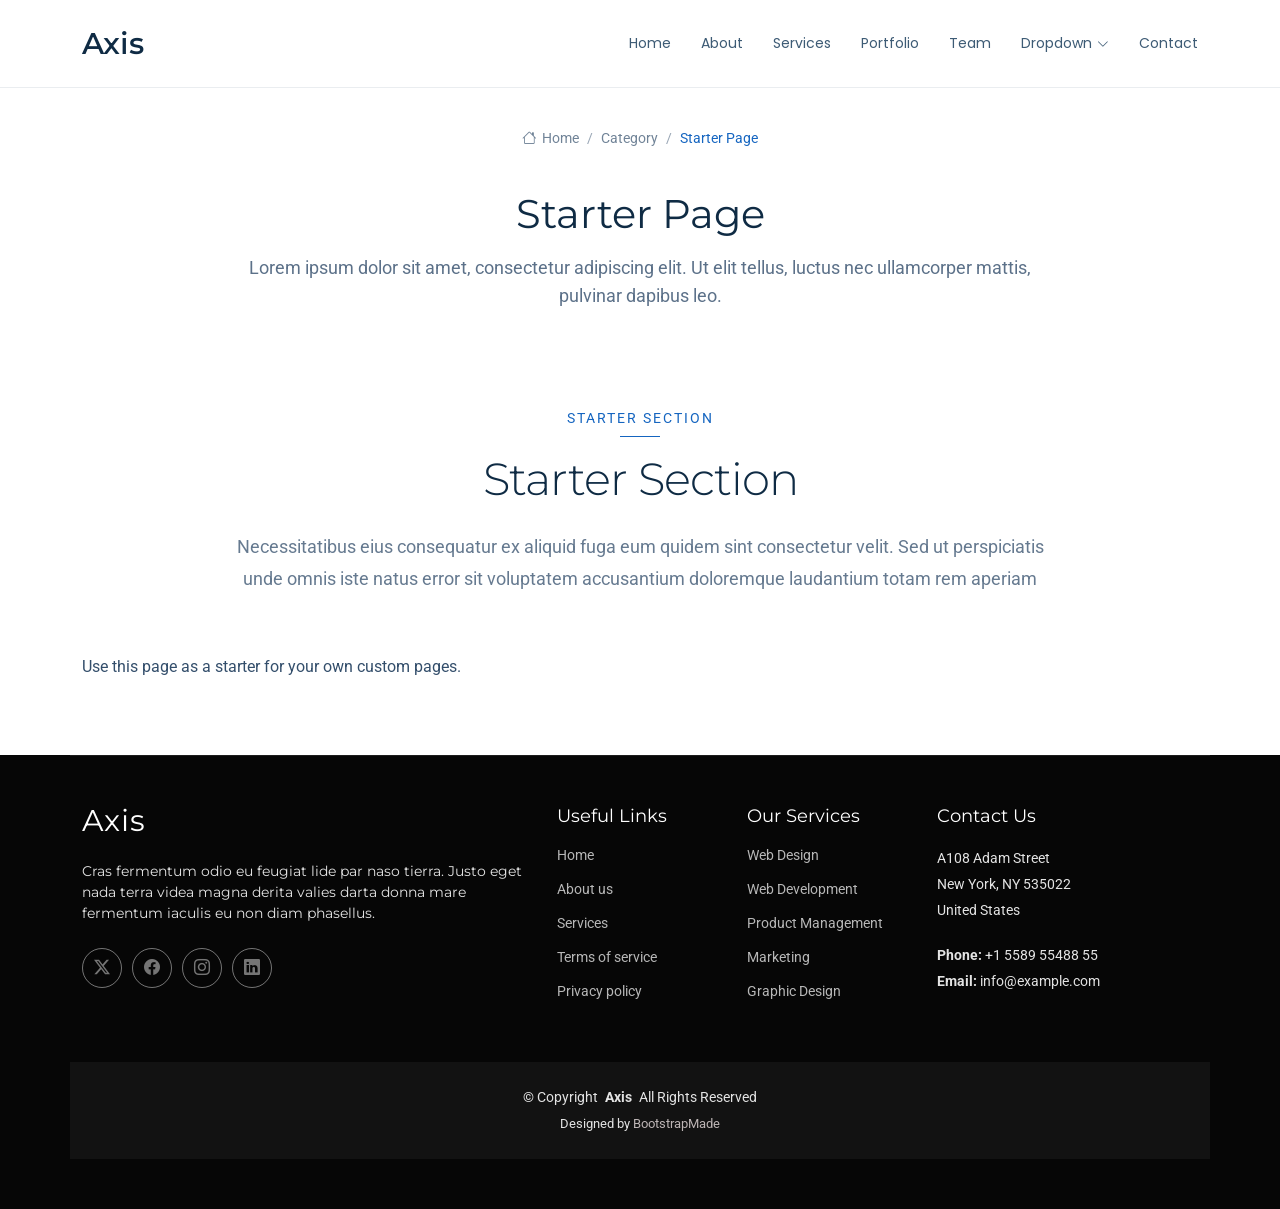
<file: starter-page.html>
<!DOCTYPE html>
<html lang="en">

<head>
  <meta charset="utf-8">
  <meta content="width=device-width, initial-scale=1.0" name="viewport">
  <title>Starter Page - Axis Bootstrap Template</title>
  <meta name="description" content="">
  <meta name="keywords" content="">

  <!-- Favicons -->
  <link href="assets/img/favicon.png" rel="icon">
  <link href="assets/img/apple-touch-icon.png" rel="apple-touch-icon">

  <!-- Fonts -->
  <link href="https://fonts.googleapis.com" rel="preconnect">
  <link href="https://fonts.gstatic.com" rel="preconnect" crossorigin>
  <link href="https://fonts.googleapis.com/css2?family=Roboto:ital,wght@0,100;0,300;0,400;0,500;0,700;0,900;1,100;1,300;1,400;1,500;1,700;1,900&family=Montserrat:ital,wght@0,100;0,200;0,300;0,400;0,500;0,600;0,700;0,800;0,900;1,100;1,200;1,300;1,400;1,500;1,600;1,700;1,800;1,900&family=Poppins:ital,wght@0,100;0,200;0,300;0,400;0,500;0,600;0,700;0,800;0,900;1,100;1,200;1,300;1,400;1,500;1,600;1,700;1,800;1,900&display=swap" rel="stylesheet">

  <!-- Vendor CSS Files -->
  <link href="assets/vendor/bootstrap/css/bootstrap.min.css" rel="stylesheet">
  <link href="assets/vendor/bootstrap-icons/bootstrap-icons.css" rel="stylesheet">
  <link href="assets/vendor/aos/aos.css" rel="stylesheet">
  <link href="assets/vendor/glightbox/css/glightbox.min.css" rel="stylesheet">
  <link href="assets/vendor/swiper/swiper-bundle.min.css" rel="stylesheet">

  <!-- Main CSS File -->
  <link href="assets/css/main.css" rel="stylesheet">

  <!-- =======================================================
  * Template Name: Axis
  * Template URL: https://bootstrapmade.com/axis-bootstrap-corporate-template/
  * Updated: Sep 13 2025 with Bootstrap v5.3.8
  * Author: BootstrapMade.com
  * License: https://bootstrapmade.com/license/
  ======================================================== -->
</head>

<body class="starter-page-page">

  <header id="header" class="header d-flex align-items-center sticky-top">
    <div class="container-fluid container-xl position-relative d-flex align-items-center justify-content-between">

      <a href="index.html" class="logo d-flex align-items-center">
        <!-- Uncomment the line below if you also wish to use an image logo -->
        <!-- <img src="assets/img/logo.webp" alt=""> -->
        <h1 class="sitename">Axis</h1>
      </a>

      <nav id="navmenu" class="navmenu">
        <ul>
          <li><a href="#hero">Home</a></li>
          <li><a href="#about">About</a></li>
          <li><a href="#services">Services</a></li>
          <li><a href="#portfolio">Portfolio</a></li>
          <li><a href="#team">Team</a></li>
          <li class="dropdown"><a href="#"><span>Dropdown</span> <i class="bi bi-chevron-down toggle-dropdown"></i></a>
            <ul>
              <li><a href="#">Dropdown 1</a></li>
              <li class="dropdown"><a href="#"><span>Deep Dropdown</span> <i class="bi bi-chevron-down toggle-dropdown"></i></a>
                <ul>
                  <li><a href="#">Deep Dropdown 1</a></li>
                  <li><a href="#">Deep Dropdown 2</a></li>
                  <li><a href="#">Deep Dropdown 3</a></li>
                  <li><a href="#">Deep Dropdown 4</a></li>
                  <li><a href="#">Deep Dropdown 5</a></li>
                </ul>
              </li>
              <li><a href="#">Dropdown 2</a></li>
              <li><a href="#">Dropdown 3</a></li>
              <li><a href="#">Dropdown 4</a></li>
            </ul>
          </li>
          <li><a href="#contact">Contact</a></li>
        </ul>
        <i class="mobile-nav-toggle d-xl-none bi bi-list"></i>
      </nav>

    </div>
  </header>

  <main class="main">

    <!-- Page Title -->
    <div class="page-title">
      <div class="breadcrumbs">
        <nav aria-label="breadcrumb">
          <ol class="breadcrumb">
            <li class="breadcrumb-item"><a href="#"><i class="bi bi-house"></i> Home</a></li>
            <li class="breadcrumb-item"><a href="#">Category</a></li>
            <li class="breadcrumb-item active current">Starter Page</li>
          </ol>
        </nav>
      </div>

      <div class="title-wrapper">
        <h1>Starter Page</h1>
        <p>Lorem ipsum dolor sit amet, consectetur adipiscing elit. Ut elit tellus, luctus nec ullamcorper mattis, pulvinar dapibus leo.</p>
      </div>
    </div><!-- End Page Title -->

    <!-- Starter Section Section -->
    <section id="starter-section" class="starter-section section">

      <!-- Section Title -->
      <div class="container section-title" data-aos="fade-up">
        <span class="subtitle">Starter Section</span>
        <h2>Starter Section</h2>
        <p>Necessitatibus eius consequatur ex aliquid fuga eum quidem sint consectetur velit. Sed ut perspiciatis unde omnis iste natus error sit voluptatem accusantium doloremque laudantium totam rem aperiam</p>
      </div><!-- End Section Title -->

      <div class="container" data-aos="fade-up">
        <p>Use this page as a starter for your own custom pages.</p>
      </div>

    </section><!-- /Starter Section Section -->

  </main>

  <footer id="footer" class="footer dark-background">

    <div class="container footer-top">
      <div class="row gy-4">
        <div class="col-lg-5 col-md-12 footer-about">
          <a href="index.html" class="logo d-flex align-items-center">
            <span class="sitename">Axis</span>
          </a>
          <p>Cras fermentum odio eu feugiat lide par naso tierra. Justo eget nada terra videa magna derita valies darta donna mare fermentum iaculis eu non diam phasellus.</p>
          <div class="social-links d-flex mt-4">
            <a href=""><i class="bi bi-twitter-x"></i></a>
            <a href=""><i class="bi bi-facebook"></i></a>
            <a href=""><i class="bi bi-instagram"></i></a>
            <a href=""><i class="bi bi-linkedin"></i></a>
          </div>
        </div>

        <div class="col-lg-2 col-6 footer-links">
          <h4>Useful Links</h4>
          <ul>
            <li><a href="#">Home</a></li>
            <li><a href="#">About us</a></li>
            <li><a href="#">Services</a></li>
            <li><a href="#">Terms of service</a></li>
            <li><a href="#">Privacy policy</a></li>
          </ul>
        </div>

        <div class="col-lg-2 col-6 footer-links">
          <h4>Our Services</h4>
          <ul>
            <li><a href="#">Web Design</a></li>
            <li><a href="#">Web Development</a></li>
            <li><a href="#">Product Management</a></li>
            <li><a href="#">Marketing</a></li>
            <li><a href="#">Graphic Design</a></li>
          </ul>
        </div>

        <div class="col-lg-3 col-md-12 footer-contact text-center text-md-start">
          <h4>Contact Us</h4>
          <p>A108 Adam Street</p>
          <p>New York, NY 535022</p>
          <p>United States</p>
          <p class="mt-4"><strong>Phone:</strong> <span>+1 5589 55488 55</span></p>
          <p><strong>Email:</strong> <span>info@example.com</span></p>
        </div>

      </div>
    </div>

    <div class="container copyright text-center mt-4">
      <p>© <span>Copyright</span> <strong class="px-1 sitename">Axis</strong> <span>All Rights Reserved</span></p>
      <div class="credits">
        <!-- All the links in the footer should remain intact. -->
        <!-- You can delete the links only if you've purchased the pro version. -->
        <!-- Licensing information: https://bootstrapmade.com/license/ -->
        <!-- Purchase the pro version with working PHP/AJAX contact form: [buy-url] -->
        Designed by <a href="https://bootstrapmade.com/">BootstrapMade</a>
      </div>
    </div>

  </footer>

  <!-- Scroll Top -->
  <a href="#" id="scroll-top" class="scroll-top d-flex align-items-center justify-content-center"><i class="bi bi-arrow-up-short"></i></a>

  <!-- Preloader -->
  <div id="preloader"></div>

  <!-- Vendor JS Files -->
  <script src="assets/vendor/bootstrap/js/bootstrap.bundle.min.js"></script>
  <script src="assets/vendor/php-email-form/validate.js"></script>
  <script src="assets/vendor/aos/aos.js"></script>
  <script src="assets/vendor/glightbox/js/glightbox.min.js"></script>
  <script src="assets/vendor/purecounter/purecounter_vanilla.js"></script>
  <script src="assets/vendor/imagesloaded/imagesloaded.pkgd.min.js"></script>
  <script src="assets/vendor/isotope-layout/isotope.pkgd.min.js"></script>
  <script src="assets/vendor/swiper/swiper-bundle.min.js"></script>

  <!-- Main JS File -->
  <script src="assets/js/main.js"></script>

</body>

</html>
</file>
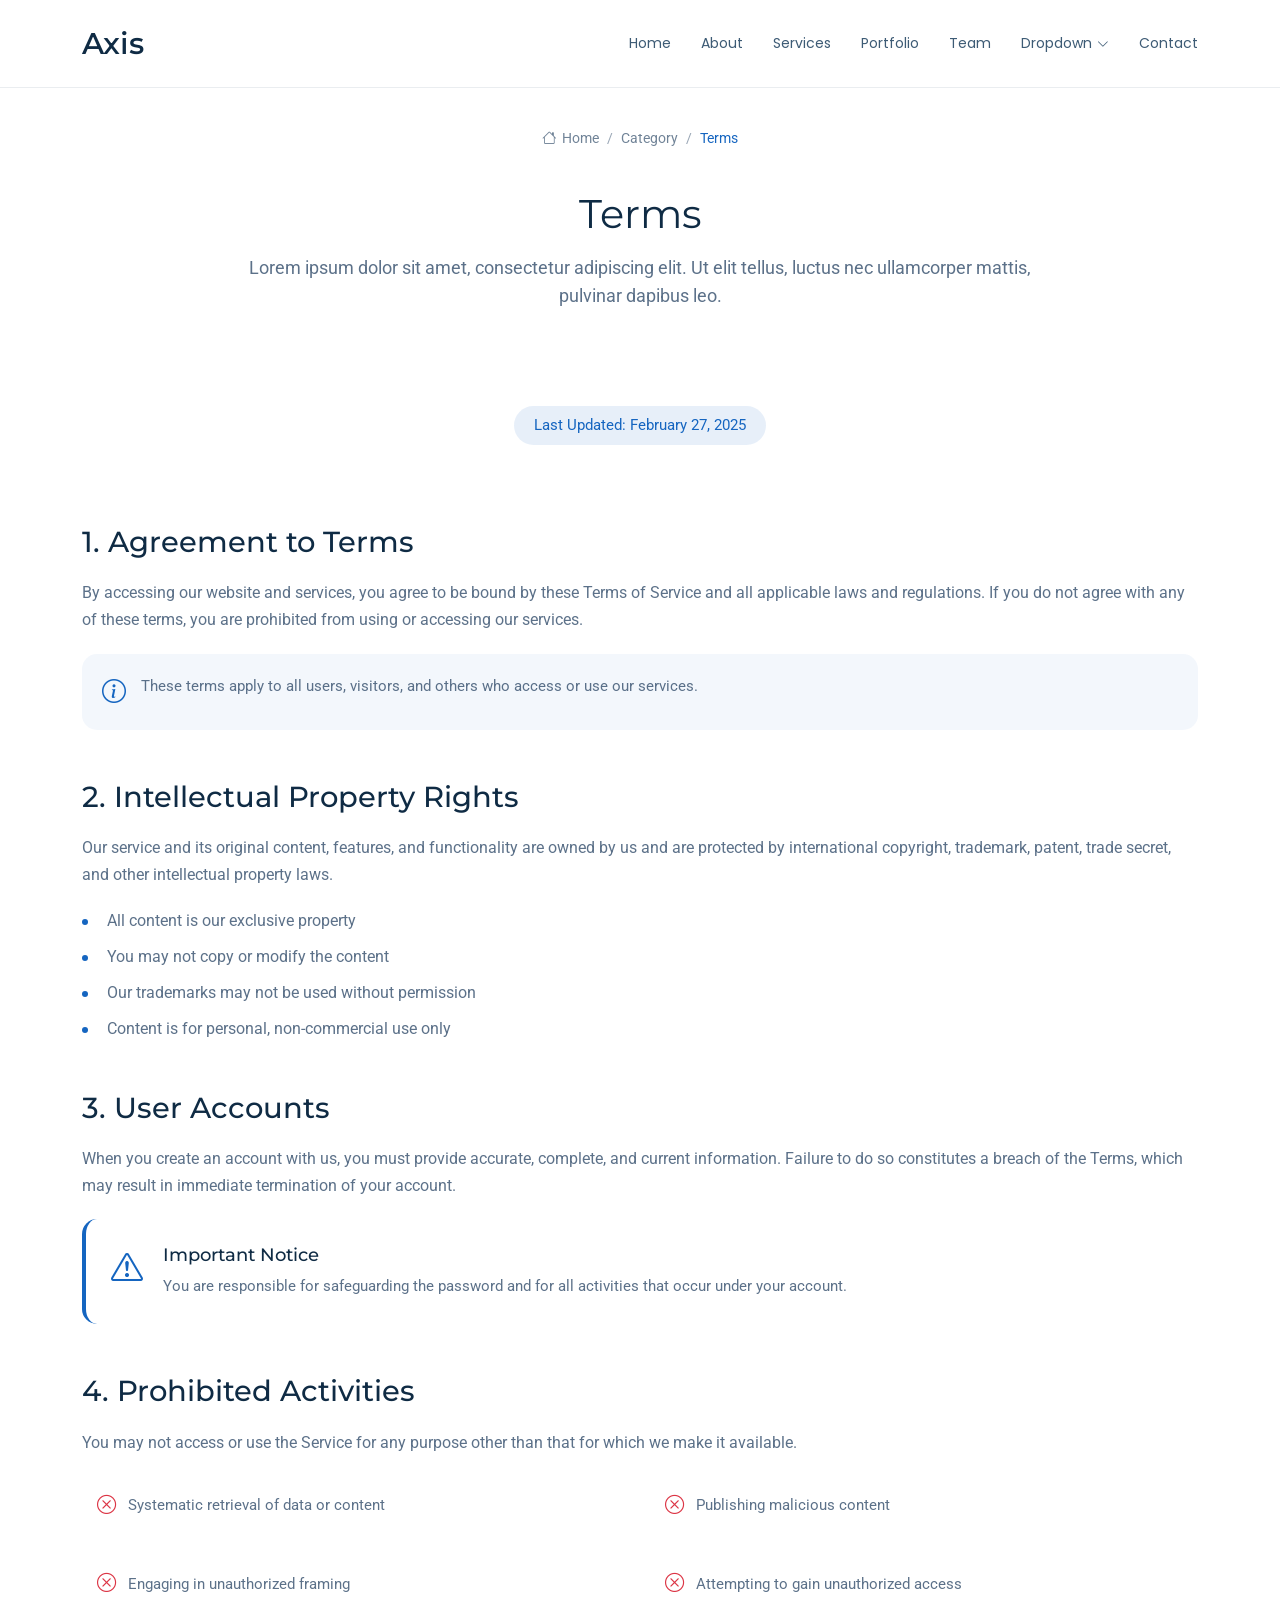
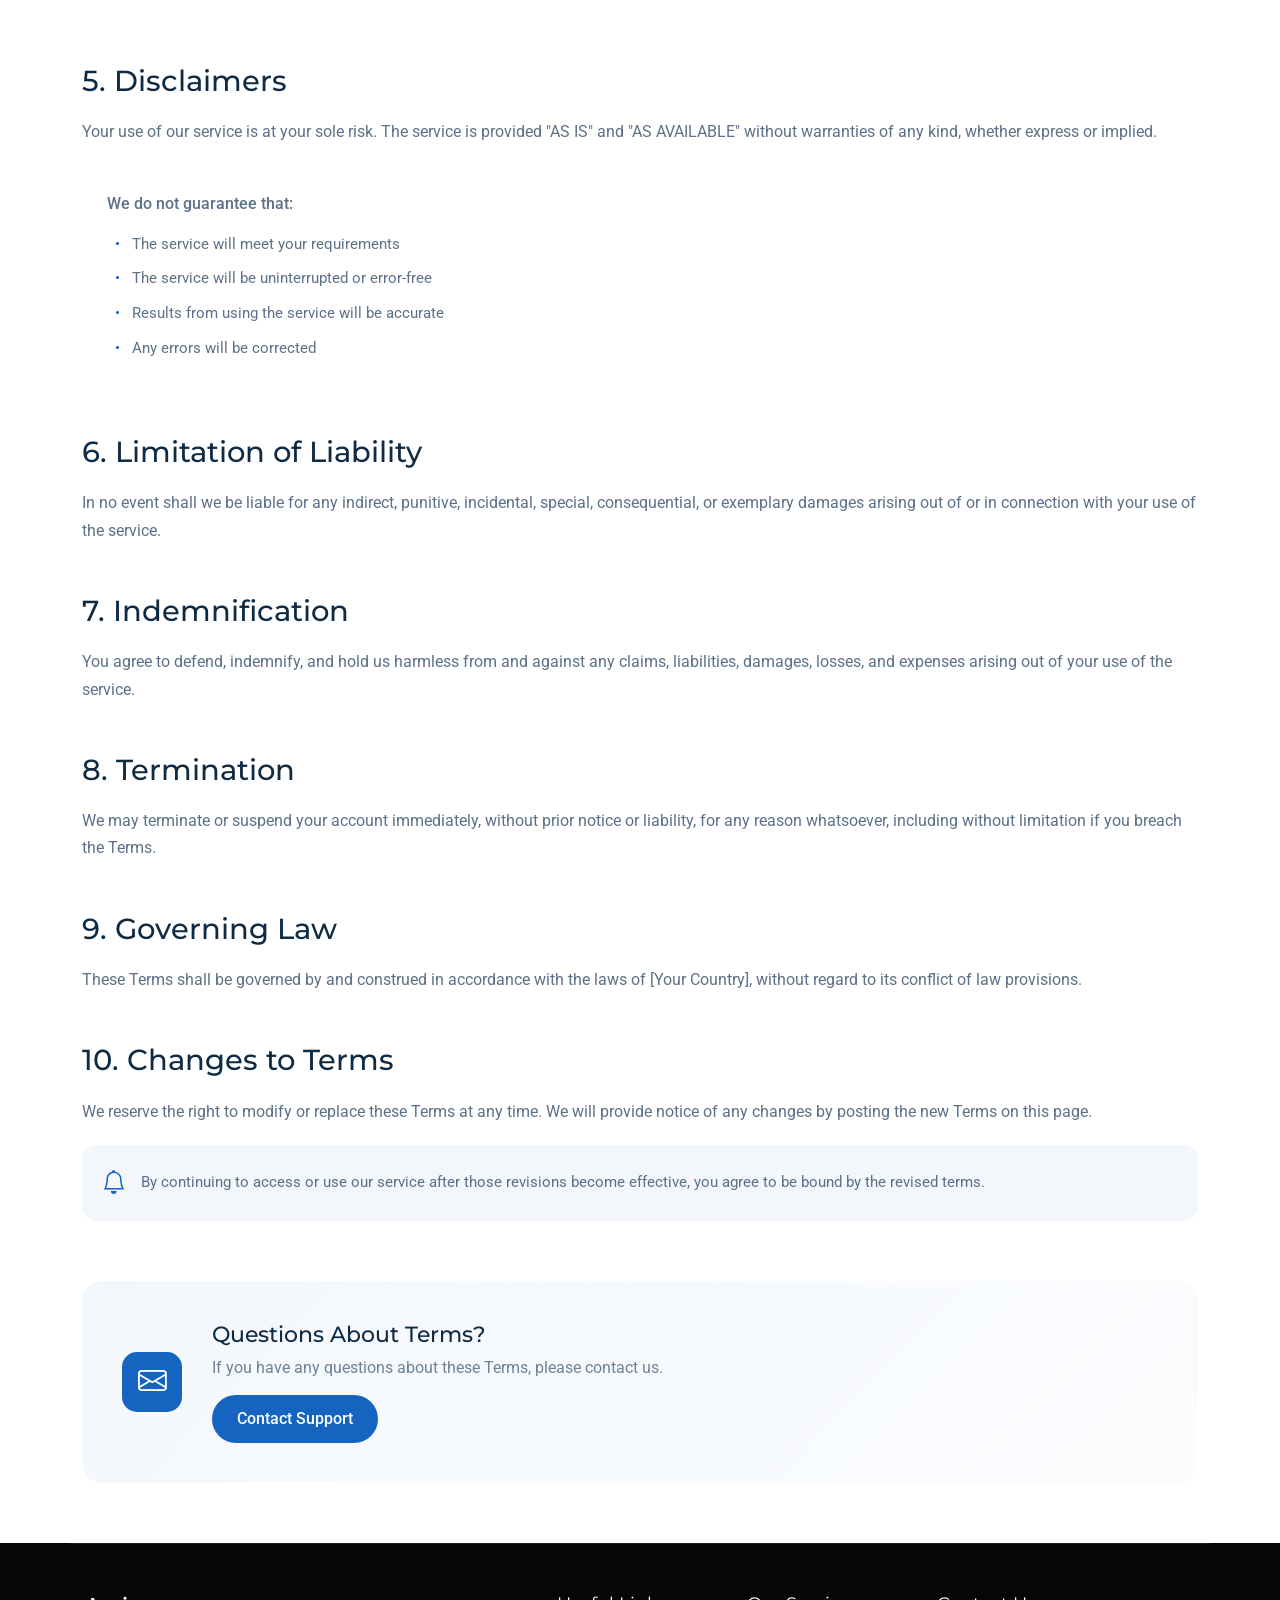
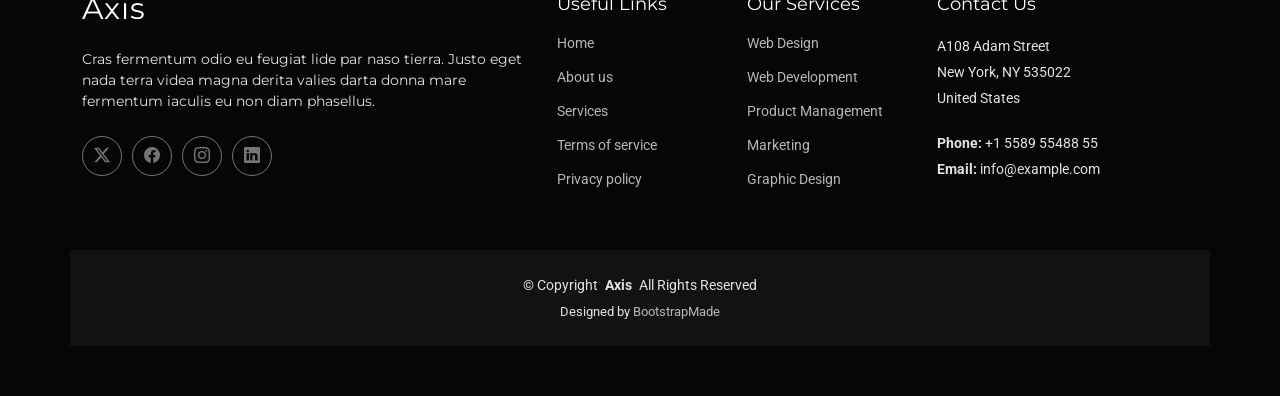
<file: terms.html>
<!DOCTYPE html>
<html lang="en">

<head>
  <meta charset="utf-8">
  <meta content="width=device-width, initial-scale=1.0" name="viewport">
  <title>Terms - Axis Bootstrap Template</title>
  <meta name="description" content="">
  <meta name="keywords" content="">

  <!-- Favicons -->
  <link href="assets/img/favicon.png" rel="icon">
  <link href="assets/img/apple-touch-icon.png" rel="apple-touch-icon">

  <!-- Fonts -->
  <link href="https://fonts.googleapis.com" rel="preconnect">
  <link href="https://fonts.gstatic.com" rel="preconnect" crossorigin>
  <link href="https://fonts.googleapis.com/css2?family=Roboto:ital,wght@0,100;0,300;0,400;0,500;0,700;0,900;1,100;1,300;1,400;1,500;1,700;1,900&family=Montserrat:ital,wght@0,100;0,200;0,300;0,400;0,500;0,600;0,700;0,800;0,900;1,100;1,200;1,300;1,400;1,500;1,600;1,700;1,800;1,900&family=Poppins:ital,wght@0,100;0,200;0,300;0,400;0,500;0,600;0,700;0,800;0,900;1,100;1,200;1,300;1,400;1,500;1,600;1,700;1,800;1,900&display=swap" rel="stylesheet">

  <!-- Vendor CSS Files -->
  <link href="assets/vendor/bootstrap/css/bootstrap.min.css" rel="stylesheet">
  <link href="assets/vendor/bootstrap-icons/bootstrap-icons.css" rel="stylesheet">
  <link href="assets/vendor/aos/aos.css" rel="stylesheet">
  <link href="assets/vendor/glightbox/css/glightbox.min.css" rel="stylesheet">
  <link href="assets/vendor/swiper/swiper-bundle.min.css" rel="stylesheet">

  <!-- Main CSS File -->
  <link href="assets/css/main.css" rel="stylesheet">

  <!-- =======================================================
  * Template Name: Axis
  * Template URL: https://bootstrapmade.com/axis-bootstrap-corporate-template/
  * Updated: Sep 13 2025 with Bootstrap v5.3.8
  * Author: BootstrapMade.com
  * License: https://bootstrapmade.com/license/
  ======================================================== -->
</head>

<body class="terms-page">

  <header id="header" class="header d-flex align-items-center sticky-top">
    <div class="container-fluid container-xl position-relative d-flex align-items-center justify-content-between">

      <a href="index.html" class="logo d-flex align-items-center">
        <!-- Uncomment the line below if you also wish to use an image logo -->
        <!-- <img src="assets/img/logo.webp" alt=""> -->
        <h1 class="sitename">Axis</h1>
      </a>

      <nav id="navmenu" class="navmenu">
        <ul>
          <li><a href="#hero">Home</a></li>
          <li><a href="#about">About</a></li>
          <li><a href="#services">Services</a></li>
          <li><a href="#portfolio">Portfolio</a></li>
          <li><a href="#team">Team</a></li>
          <li class="dropdown"><a href="#"><span>Dropdown</span> <i class="bi bi-chevron-down toggle-dropdown"></i></a>
            <ul>
              <li><a href="#">Dropdown 1</a></li>
              <li class="dropdown"><a href="#"><span>Deep Dropdown</span> <i class="bi bi-chevron-down toggle-dropdown"></i></a>
                <ul>
                  <li><a href="#">Deep Dropdown 1</a></li>
                  <li><a href="#">Deep Dropdown 2</a></li>
                  <li><a href="#">Deep Dropdown 3</a></li>
                  <li><a href="#">Deep Dropdown 4</a></li>
                  <li><a href="#">Deep Dropdown 5</a></li>
                </ul>
              </li>
              <li><a href="#">Dropdown 2</a></li>
              <li><a href="#">Dropdown 3</a></li>
              <li><a href="#">Dropdown 4</a></li>
            </ul>
          </li>
          <li><a href="#contact">Contact</a></li>
        </ul>
        <i class="mobile-nav-toggle d-xl-none bi bi-list"></i>
      </nav>

    </div>
  </header>

  <main class="main">

    <!-- Page Title -->
    <div class="page-title">
      <div class="breadcrumbs">
        <nav aria-label="breadcrumb">
          <ol class="breadcrumb">
            <li class="breadcrumb-item"><a href="#"><i class="bi bi-house"></i> Home</a></li>
            <li class="breadcrumb-item"><a href="#">Category</a></li>
            <li class="breadcrumb-item active current">Terms</li>
          </ol>
        </nav>
      </div>

      <div class="title-wrapper">
        <h1>Terms</h1>
        <p>Lorem ipsum dolor sit amet, consectetur adipiscing elit. Ut elit tellus, luctus nec ullamcorper mattis, pulvinar dapibus leo.</p>
      </div>
    </div><!-- End Page Title -->

    <!-- Terms Of Service Section -->
    <section id="terms-of-service" class="terms-of-service section">

      <div class="container" data-aos="fade-up">
        <!-- Page Header -->
        <div class="tos-header text-center" data-aos="fade-up">
          <span class="last-updated">Last Updated: February 27, 2025</span>
        </div>

        <!-- Content -->
        <div class="tos-content" data-aos="fade-up" data-aos-delay="200">
          <!-- Agreement Section -->
          <div id="agreement" class="content-section">
            <h3>1. Agreement to Terms</h3>
            <p>By accessing our website and services, you agree to be bound by these Terms of Service and all applicable laws and regulations. If you do not agree with any of these terms, you are prohibited from using or accessing our services.</p>
            <div class="info-box">
              <i class="bi bi-info-circle"></i>
              <p>These terms apply to all users, visitors, and others who access or use our services.</p>
            </div>
          </div>

          <!-- Intellectual Property -->
          <div id="intellectual-property" class="content-section">
            <h3>2. Intellectual Property Rights</h3>
            <p>Our service and its original content, features, and functionality are owned by us and are protected by international copyright, trademark, patent, trade secret, and other intellectual property laws.</p>
            <ul class="list-items">
              <li>All content is our exclusive property</li>
              <li>You may not copy or modify the content</li>
              <li>Our trademarks may not be used without permission</li>
              <li>Content is for personal, non-commercial use only</li>
            </ul>
          </div>

          <!-- User Accounts -->
          <div id="user-accounts" class="content-section">
            <h3>3. User Accounts</h3>
            <p>When you create an account with us, you must provide accurate, complete, and current information. Failure to do so constitutes a breach of the Terms, which may result in immediate termination of your account.</p>
            <div class="alert-box">
              <i class="bi bi-exclamation-triangle"></i>
              <div class="alert-content">
                <h5>Important Notice</h5>
                <p>You are responsible for safeguarding the password and for all activities that occur under your account.</p>
              </div>
            </div>
          </div>

          <!-- Prohibited Activities -->
          <div id="prohibited" class="content-section">
            <h3>4. Prohibited Activities</h3>
            <p>You may not access or use the Service for any purpose other than that for which we make it available.</p>
            <div class="prohibited-list">
              <div class="prohibited-item">
                <i class="bi bi-x-circle"></i>
                <span>Systematic retrieval of data or content</span>
              </div>
              <div class="prohibited-item">
                <i class="bi bi-x-circle"></i>
                <span>Publishing malicious content</span>
              </div>
              <div class="prohibited-item">
                <i class="bi bi-x-circle"></i>
                <span>Engaging in unauthorized framing</span>
              </div>
              <div class="prohibited-item">
                <i class="bi bi-x-circle"></i>
                <span>Attempting to gain unauthorized access</span>
              </div>
            </div>
          </div>

          <!-- Disclaimers -->
          <div id="disclaimer" class="content-section">
            <h3>5. Disclaimers</h3>
            <p>Your use of our service is at your sole risk. The service is provided "AS IS" and "AS AVAILABLE" without warranties of any kind, whether express or implied.</p>
            <div class="disclaimer-box">
              <p>We do not guarantee that:</p>
              <ul>
                <li>The service will meet your requirements</li>
                <li>The service will be uninterrupted or error-free</li>
                <li>Results from using the service will be accurate</li>
                <li>Any errors will be corrected</li>
              </ul>
            </div>
          </div>

          <!-- Limitation of Liability -->
          <div id="limitation" class="content-section">
            <h3>6. Limitation of Liability</h3>
            <p>In no event shall we be liable for any indirect, punitive, incidental, special, consequential, or exemplary damages arising out of or in connection with your use of the service.</p>
          </div>

          <!-- Indemnification -->
          <div id="indemnification" class="content-section">
            <h3>7. Indemnification</h3>
            <p>You agree to defend, indemnify, and hold us harmless from and against any claims, liabilities, damages, losses, and expenses arising out of your use of the service.</p>
          </div>

          <!-- Termination -->
          <div id="termination" class="content-section">
            <h3>8. Termination</h3>
            <p>We may terminate or suspend your account immediately, without prior notice or liability, for any reason whatsoever, including without limitation if you breach the Terms.</p>
          </div>

          <!-- Governing Law -->
          <div id="governing-law" class="content-section">
            <h3>9. Governing Law</h3>
            <p>These Terms shall be governed by and construed in accordance with the laws of [Your Country], without regard to its conflict of law provisions.</p>
          </div>

          <!-- Changes -->
          <div id="changes" class="content-section">
            <h3>10. Changes to Terms</h3>
            <p>We reserve the right to modify or replace these Terms at any time. We will provide notice of any changes by posting the new Terms on this page.</p>
            <div class="notice-box">
              <i class="bi bi-bell"></i>
              <p>By continuing to access or use our service after those revisions become effective, you agree to be bound by the revised terms.</p>
            </div>
          </div>
        </div>

        <!-- Contact Section -->
        <div class="tos-contact" data-aos="fade-up" data-aos-delay="300">
          <div class="contact-box">
            <div class="contact-icon">
              <i class="bi bi-envelope"></i>
            </div>
            <div class="contact-content">
              <h4>Questions About Terms?</h4>
              <p>If you have any questions about these Terms, please contact us.</p>
              <a href="#" class="contact-link">Contact Support</a>
            </div>
          </div>
        </div>
      </div>

    </section><!-- /Terms Of Service Section -->

  </main>

  <footer id="footer" class="footer dark-background">

    <div class="container footer-top">
      <div class="row gy-4">
        <div class="col-lg-5 col-md-12 footer-about">
          <a href="index.html" class="logo d-flex align-items-center">
            <span class="sitename">Axis</span>
          </a>
          <p>Cras fermentum odio eu feugiat lide par naso tierra. Justo eget nada terra videa magna derita valies darta donna mare fermentum iaculis eu non diam phasellus.</p>
          <div class="social-links d-flex mt-4">
            <a href=""><i class="bi bi-twitter-x"></i></a>
            <a href=""><i class="bi bi-facebook"></i></a>
            <a href=""><i class="bi bi-instagram"></i></a>
            <a href=""><i class="bi bi-linkedin"></i></a>
          </div>
        </div>

        <div class="col-lg-2 col-6 footer-links">
          <h4>Useful Links</h4>
          <ul>
            <li><a href="#">Home</a></li>
            <li><a href="#">About us</a></li>
            <li><a href="#">Services</a></li>
            <li><a href="#">Terms of service</a></li>
            <li><a href="#">Privacy policy</a></li>
          </ul>
        </div>

        <div class="col-lg-2 col-6 footer-links">
          <h4>Our Services</h4>
          <ul>
            <li><a href="#">Web Design</a></li>
            <li><a href="#">Web Development</a></li>
            <li><a href="#">Product Management</a></li>
            <li><a href="#">Marketing</a></li>
            <li><a href="#">Graphic Design</a></li>
          </ul>
        </div>

        <div class="col-lg-3 col-md-12 footer-contact text-center text-md-start">
          <h4>Contact Us</h4>
          <p>A108 Adam Street</p>
          <p>New York, NY 535022</p>
          <p>United States</p>
          <p class="mt-4"><strong>Phone:</strong> <span>+1 5589 55488 55</span></p>
          <p><strong>Email:</strong> <span>info@example.com</span></p>
        </div>

      </div>
    </div>

    <div class="container copyright text-center mt-4">
      <p>© <span>Copyright</span> <strong class="px-1 sitename">Axis</strong> <span>All Rights Reserved</span></p>
      <div class="credits">
        <!-- All the links in the footer should remain intact. -->
        <!-- You can delete the links only if you've purchased the pro version. -->
        <!-- Licensing information: https://bootstrapmade.com/license/ -->
        <!-- Purchase the pro version with working PHP/AJAX contact form: [buy-url] -->
        Designed by <a href="https://bootstrapmade.com/">BootstrapMade</a>
      </div>
    </div>

  </footer>

  <!-- Scroll Top -->
  <a href="#" id="scroll-top" class="scroll-top d-flex align-items-center justify-content-center"><i class="bi bi-arrow-up-short"></i></a>

  <!-- Preloader -->
  <div id="preloader"></div>

  <!-- Vendor JS Files -->
  <script src="assets/vendor/bootstrap/js/bootstrap.bundle.min.js"></script>
  <script src="assets/vendor/php-email-form/validate.js"></script>
  <script src="assets/vendor/aos/aos.js"></script>
  <script src="assets/vendor/glightbox/js/glightbox.min.js"></script>
  <script src="assets/vendor/purecounter/purecounter_vanilla.js"></script>
  <script src="assets/vendor/imagesloaded/imagesloaded.pkgd.min.js"></script>
  <script src="assets/vendor/isotope-layout/isotope.pkgd.min.js"></script>
  <script src="assets/vendor/swiper/swiper-bundle.min.js"></script>

  <!-- Main JS File -->
  <script src="assets/js/main.js"></script>

</body>

</html>
</file>
<file: assets/css/main.css>
/**
* Template Name: Axis
* Template URL: https://bootstrapmade.com/axis-bootstrap-corporate-template/
* Updated: Sep 13 2025 with Bootstrap v5.3.8
* Author: BootstrapMade.com
* License: https://bootstrapmade.com/license/
*/

@charset "UTF-8";

/*--------------------------------------------------------------
# Font & Color Variables
# Help: https://bootstrapmade.com/color-system/
--------------------------------------------------------------*/
/* Fonts */
:root {
  --default-font: "Roboto",  system-ui, -apple-system, "Segoe UI", Roboto, "Helvetica Neue", Arial, "Noto Sans", "Liberation Sans", sans-serif, "Apple Color Emoji", "Segoe UI Emoji", "Segoe UI Symbol", "Noto Color Emoji";
  --heading-font: "Montserrat",  sans-serif;
  --nav-font: "Poppins",  sans-serif;
}

/* Global Colors - The following color variables are used throughout the website. Updating them here will change the color scheme of the entire website */
:root { 
  --background-color: #ffffff; /* Background color for the entire website, including individual sections */
  --default-color: #334e6b; /* neutral blue-gray text tone */
  --heading-color: #0f2b44; /* deep blue for headings */
  --accent-color: #1565C0; /* modern professional blue (primary) */
  --accent-color-2: #64B5F6; /* lighter blue (secondary) */
  --surface-color: #ffffff; /* The surface color is used as a background of boxed elements within sections, such as cards, icon boxes, or other elements that require a visual separation from the global background. */
  --contrast-color: #ffffff; /* Contrast color for text, ensuring readability against backgrounds of accent, heading, or default colors. */
}

/* Nav Menu Colors - The following color variables are used specifically for the navigation menu. They are separate from the global colors to allow for more customization options */
:root {
  --nav-color: #3d5b75;  /* The default color of the main navmenu links */
  --nav-hover-color: var(--accent-color); /* Applied to main navmenu links when they are hovered over or active */
  --nav-mobile-background-color: #ffffff; /* Used as the background color for mobile navigation menu */
  --nav-dropdown-background-color: #ffffff; /* Used as the background color for dropdown items that appear when hovering over primary navigation items */
  --nav-dropdown-color: #666666; /* Used for navigation links of the dropdown items in the navigation menu. */
  --nav-dropdown-hover-color: #313131; /* Similar to --nav-hover-color, this color is applied to dropdown navigation links when they are hovered over. */
}

/* Color Presets - These classes override global colors when applied to any section or element, providing reuse of the sam color scheme. */

.light-background {
  --background-color: #f9f9f9;
  --surface-color: #ffffff;
}

.dark-background {
  --background-color: #060606;
  --default-color: #e3e3e3;
  --heading-color: #ffffff;
  --accent-color: #bdb5b5;
  --surface-color: #252525;
  --contrast-color: #ffffff;
}

/* Smooth scroll */
:root {
  scroll-behavior: smooth;
}

/*--------------------------------------------------------------
# General Styling & Shared Classes
--------------------------------------------------------------*/
body {
  color: var(--default-color);
  background-color: var(--background-color);
  font-family: var(--default-font);
}

a {
  color: var(--accent-color);
  text-decoration: none;
  transition: 0.3s;
}

a:hover {
  color: color-mix(in srgb, var(--accent-color), transparent 25%);
  text-decoration: none;
}

h1,
h2,
h3,
h4,
h5,
h6 {
  color: var(--heading-color);
  font-family: var(--heading-font);
}

/* PHP Email Form Messages
------------------------------*/
.php-email-form .error-message {
  display: none;
  background: #df1529;
  color: #ffffff;
  text-align: left;
  padding: 15px;
  margin-bottom: 24px;
  font-weight: 600;
}

.php-email-form .sent-message {
  display: none;
  color: #ffffff;
  background: #059652;
  text-align: center;
  padding: 15px;
  margin-bottom: 24px;
  font-weight: 600;
}

.php-email-form .loading {
  display: none;
  background: var(--surface-color);
  text-align: center;
  padding: 15px;
  margin-bottom: 24px;
}

.php-email-form .loading:before {
  content: "";
  display: inline-block;
  border-radius: 50%;
  width: 24px;
  height: 24px;
  margin: 0 10px -6px 0;
  border: 3px solid var(--accent-color);
  border-top-color: var(--surface-color);
  animation: php-email-form-loading 1s linear infinite;
}

@keyframes php-email-form-loading {
  0% {
    transform: rotate(0deg);
  }

  100% {
    transform: rotate(360deg);
  }
}

/*--------------------------------------------------------------
# Global Header
--------------------------------------------------------------*/
.header {
  --background-color: rgba(255, 255, 255, 0);
  color: var(--default-color);
  background-color: var(--background-color);
  padding: 15px 0;
  transition: all 0.5s;
  z-index: 997;
}

.header .logo {
  line-height: 1;
}

.header .logo img {
  max-height: 32px;
  margin-right: 8px;
}

.header .logo h1 {
  font-size: 30px;
  margin: 0;
  font-weight: 550;
  color: var(--heading-color);
}

.scrolled .header {
  isolation: isolate;
  border-bottom: 1px solid color-mix(in srgb, var(--default-color), transparent 90%);
}

.scrolled .header::before {
  content: "";
  position: absolute;
  inset: 0;
  background: rgba(255, 255, 255, 0.8);
  backdrop-filter: blur(10px);
  -webkit-backdrop-filter: blur(10px);
  pointer-events: none;
  z-index: -1;
}

/*--------------------------------------------------------------
# Navigation Menu
--------------------------------------------------------------*/
/* Navmenu - Desktop */
@media (min-width: 1200px) {
  .navmenu {
    padding: 0;
  }

  .navmenu ul {
    margin: 0;
    padding: 0;
    display: flex;
    list-style: none;
    align-items: center;
  }

  .navmenu li {
    position: relative;
  }

  .navmenu a,
  .navmenu a:focus {
    color: var(--nav-color);
    padding: 18px 15px;
    font-size: 14px;
    font-family: var(--nav-font);
    font-weight: 400;
    display: flex;
    align-items: center;
    justify-content: space-between;
    white-space: nowrap;
    transition: 0.3s;
  }

  .navmenu a i,
  .navmenu a:focus i {
    font-size: 12px;
    line-height: 0;
    margin-left: 5px;
    transition: 0.3s;
  }

  .navmenu li:last-child a {
    padding-right: 0;
  }

  .navmenu li:hover>a,
  .navmenu .active,
  .navmenu .active:focus {
    color: var(--nav-hover-color);
  }

  .navmenu .dropdown ul {
    margin: 0;
    padding: 10px 0;
    background: var(--nav-dropdown-background-color);
    display: block;
    position: absolute;
    visibility: hidden;
    left: 14px;
    top: 130%;
    opacity: 0;
    transition: 0.3s;
    border-radius: 4px;
    z-index: 99;
    box-shadow: 0px 0px 30px rgba(0, 0, 0, 0.1);
  }

  .navmenu .dropdown ul li {
    min-width: 200px;
  }

  .navmenu .dropdown ul a {
    padding: 10px 20px;
    font-size: 15px;
    text-transform: none;
    color: var(--nav-dropdown-color);
  }

  .navmenu .dropdown ul a i {
    font-size: 12px;
  }

  .navmenu .dropdown ul a:hover,
  .navmenu .dropdown ul .active:hover,
  .navmenu .dropdown ul li:hover>a {
    color: var(--nav-dropdown-hover-color);
  }

  .navmenu .dropdown:hover>ul {
    opacity: 1;
    top: 100%;
    visibility: visible;
  }

  .navmenu .dropdown .dropdown ul {
    top: 0;
    left: -90%;
    visibility: hidden;
  }

  .navmenu .dropdown .dropdown:hover>ul {
    opacity: 1;
    top: 0;
    left: -100%;
    visibility: visible;
  }
}

/* Navmenu - Mobile */
@media (max-width: 1199px) {
  .mobile-nav-toggle {
    color: var(--nav-color);
    font-size: 28px;
    line-height: 0;
    margin-right: 10px;
    cursor: pointer;
    transition: color 0.3s;
  }

  .navmenu {
    padding: 0;
    z-index: 9997;
  }

  .navmenu ul {
    display: none;
    list-style: none;
    position: absolute;
    inset: 60px 20px 20px 20px;
    padding: 10px 0;
    margin: 0;
    border-radius: 6px;
    background-color: var(--nav-mobile-background-color);
    overflow-y: auto;
    transition: 0.3s;
    z-index: 9998;
    box-shadow: 0px 0px 30px rgba(0, 0, 0, 0.1);
  }

  .navmenu a,
  .navmenu a:focus {
    color: var(--nav-dropdown-color);
    padding: 10px 20px;
    font-family: var(--nav-font);
    font-size: 18px;
    font-weight: 300;
    display: flex;
    align-items: center;
    justify-content: space-between;
    white-space: nowrap;
    transition: 0.3s;
  }

  .navmenu a i,
  .navmenu a:focus i {
    font-size: 12px;
    line-height: 0;
    margin-left: 5px;
    width: 30px;
    height: 30px;
    display: flex;
    align-items: center;
    justify-content: center;
    border-radius: 50%;
    transition: 0.3s;
    background-color: color-mix(in srgb, var(--accent-color), transparent 90%);
  }

  .navmenu a i:hover,
  .navmenu a:focus i:hover {
    background-color: var(--accent-color);
    color: var(--contrast-color);
  }

  .navmenu a:hover,
  .navmenu .active,
  .navmenu .active:focus {
    color: var(--nav-dropdown-hover-color);
  }

  .navmenu .active i,
  .navmenu .active:focus i {
    background-color: var(--accent-color);
    color: var(--contrast-color);
    transform: rotate(180deg);
  }

  .navmenu .dropdown ul {
    position: static;
    display: none;
    z-index: 99;
    padding: 10px 0;
    margin: 10px 20px;
    background-color: var(--nav-dropdown-background-color);
    border: 1px solid color-mix(in srgb, var(--default-color), transparent 90%);
    box-shadow: none;
    transition: all 0.5s ease-in-out;
  }

  .navmenu .dropdown ul ul {
    background-color: rgba(33, 37, 41, 0.1);
  }

  .navmenu .dropdown>.dropdown-active {
    display: block;
    background-color: rgba(33, 37, 41, 0.03);
  }

  .mobile-nav-active {
    overflow: hidden;
  }

  .mobile-nav-active .mobile-nav-toggle {
    color: #fff;
    position: absolute;
    font-size: 32px;
    top: 15px;
    right: 15px;
    margin-right: 0;
    z-index: 9999;
  }

  .mobile-nav-active .navmenu {
    position: fixed;
    overflow: hidden;
    inset: 0;
    background: rgba(33, 37, 41, 0.8);
    transition: 0.3s;
  }

  .mobile-nav-active .navmenu>ul {
    display: block;
  }
}

/*--------------------------------------------------------------
# Global Footer
--------------------------------------------------------------*/
.footer {
  color: var(--default-color);
  background-color: var(--background-color);
  font-size: 14px;
  padding-bottom: 50px;
  position: relative;
}

.footer .footer-top {
  padding-top: 50px;
  border-top: 1px solid color-mix(in srgb, var(--default-color), transparent 90%);
}

.footer .footer-about .logo {
  line-height: 1;
  margin-bottom: 25px;
}

.footer .footer-about .logo img {
  max-height: 40px;
  margin-right: 6px;
}

.footer .footer-about .logo span {
  color: var(--heading-color);
  font-size: 30px;
  font-weight: 400;
  letter-spacing: 1px;
  font-family: var(--heading-font);
}

.footer .footer-about p {
  font-size: 14px;
  font-family: var(--heading-font);
}

.footer .social-links a {
  display: flex;
  align-items: center;
  justify-content: center;
  width: 40px;
  height: 40px;
  border-radius: 50%;
  border: 1px solid color-mix(in srgb, var(--default-color), transparent 50%);
  font-size: 16px;
  color: color-mix(in srgb, var(--default-color), transparent 50%);
  margin-right: 10px;
  transition: 0.3s;
}

.footer .social-links a:hover {
  color: var(--accent-color);
  border-color: var(--accent-color);
}

.footer h4 {
  font-size: 18px;
  font-weight: 400;
  position: relative;
  padding-bottom: 12px;
}

.footer .footer-links {
  margin-bottom: 30px;
}

.footer .footer-links ul {
  list-style: none;
  padding: 0;
  margin: 0;
}

.footer .footer-links ul i {
  padding-right: 2px;
  font-size: 12px;
  line-height: 0;
}

.footer .footer-links ul li {
  padding: 10px 0;
  display: flex;
  align-items: center;
}

/* When footer links/contact columns are centered (text-center), keep items centered inside the small columns */
.footer .footer-links.text-center ul li {
  justify-content: center;
}
.footer .footer-contact.text-center {
  text-align: center;
}

.footer .footer-links ul li:first-child {
  padding-top: 0;
}

.footer .footer-links ul a {
  color: color-mix(in srgb, var(--default-color), transparent 20%);
  display: inline-block;
  line-height: 1;
}

.footer .footer-links ul a:hover {
  color: var(--accent-color);
}

.footer .footer-contact p {
  margin-bottom: 5px;
}

.footer .copyright {
  padding-top: 25px;
  padding-bottom: 25px;
  background-color: color-mix(in srgb, var(--default-color), transparent 95%);
}

.footer .copyright p {
  margin-bottom: 0;
}

.footer .credits {
  margin-top: 6px;
  font-size: 13px;
}

/*--------------------------------------------------------------
# Preloader
--------------------------------------------------------------*/
#preloader {
  position: fixed;
  inset: 0;
  z-index: 999999;
  overflow: hidden;
  background: var(--background-color);
  transition: all 0.6s ease-out;
}

#preloader:before {
  content: "";
  position: fixed;
  top: calc(50% - 30px);
  left: calc(50% - 30px);
  border: 6px solid #ffffff;
  border-color: var(--accent-color) transparent var(--accent-color) transparent;
  border-radius: 50%;
  width: 60px;
  height: 60px;
  animation: animate-preloader 1.5s linear infinite;
}

@keyframes animate-preloader {
  0% {
    transform: rotate(0deg);
  }

  100% {
    transform: rotate(360deg);
  }
}

/*--------------------------------------------------------------
# Scroll Top Button
--------------------------------------------------------------*/
.scroll-top {
  position: fixed;
  visibility: hidden;
  opacity: 0;
  right: 15px;
  bottom: 15px;
  z-index: 99999;
  background-color: var(--accent-color);
  width: 40px;
  height: 40px;
  border-radius: 4px;
  transition: all 0.4s;
}

.scroll-top i {
  font-size: 24px;
  color: var(--contrast-color);
  line-height: 0;
}

.scroll-top:hover {
  background-color: color-mix(in srgb, var(--accent-color), transparent 20%);
  color: var(--contrast-color);
}

.scroll-top.active {
  visibility: visible;
  opacity: 1;
}

/*--------------------------------------------------------------
# Disable aos animation delay on mobile devices
--------------------------------------------------------------*/
@media screen and (max-width: 768px) {
  [data-aos-delay] {
    transition-delay: 0 !important;
  }
}

/*--------------------------------------------------------------
# Global Page Titles & Breadcrumbs
--------------------------------------------------------------*/
.page-title {
  text-align: center;
  padding: 40px 0 20px 0;
  border-top: 1px solid color-mix(in srgb, var(--default-color), transparent 90%);
}

.page-title .breadcrumbs {
  margin-bottom: 1.5rem;
}

.page-title .breadcrumbs .breadcrumb {
  justify-content: center;
  margin: 0;
  padding: 0;
  background: none;
}

.page-title .breadcrumbs .breadcrumb .breadcrumb-item {
  font-size: 0.9rem;
  color: color-mix(in srgb, var(--default-color), transparent 30%);
}

.page-title .breadcrumbs .breadcrumb .breadcrumb-item.active {
  color: var(--accent-color);
}

.page-title .breadcrumbs .breadcrumb .breadcrumb-item a {
  color: inherit;
  text-decoration: none;
  transition: color 0.3s ease;
}

.page-title .breadcrumbs .breadcrumb .breadcrumb-item a:hover {
  color: var(--accent-color);
}

.page-title .breadcrumbs .breadcrumb .breadcrumb-item a i {
  font-size: 0.9rem;
  margin-right: 0.2rem;
}

.page-title .breadcrumbs .breadcrumb .breadcrumb-item+.breadcrumb-item::before {
  color: color-mix(in srgb, var(--default-color), transparent 50%);
}

.page-title .title-wrapper {
  max-width: 800px;
  margin: 0 auto;
  padding: 1rem 0;
}

.page-title .title-wrapper h1 {
  font-size: 2.5rem;
  margin-bottom: 1rem;
  font-weight: 400;
  color: var(--heading-color);
}

.page-title .title-wrapper p {
  font-size: 1.1rem;
  color: color-mix(in srgb, var(--default-color), transparent 20%);
  margin: 0;
  line-height: 1.6;
}

@media (max-width: 768px) {
  .page-title .title-wrapper h1 {
    font-size: 2rem;
  }

  .page-title .title-wrapper p {
    font-size: 1rem;
  }
}

@media (max-width: 576px) {
  .page-title .title-wrapper h1 {
    font-size: 1.75rem;
  }
}

/*--------------------------------------------------------------
# Global Sections
--------------------------------------------------------------*/
section,
.section {
  color: var(--default-color);
  background-color: var(--background-color);
  padding: 60px 0;
  scroll-margin-top: 87px;
  overflow: clip;
}

@media (max-width: 1199px) {

  section,
  .section {
    scroll-margin-top: 66px;
  }
}

/*--------------------------------------------------------------
# Global Section Titles
--------------------------------------------------------------*/
.section-title {
  text-align: center;
  padding-bottom: 60px;
  position: relative;
}

.section-title h2 {
  font-size: 2.8rem;
  font-weight: 300;
  line-height: 1.2;
  color: var(--heading-color);
  margin-bottom: 1.5rem;
  letter-spacing: -1px;
}

@media (max-width: 768px) {
  .section-title h2 {
    font-size: 2.5rem;
  }
}

.section-title .subtitle {
  display: inline-block;
  font-size: 0.875rem;
  font-weight: 400;
  color: var(--accent-color);
  text-transform: uppercase;
  letter-spacing: 2px;
  margin-bottom: 1.5rem;
  position: relative;
}

.section-title .subtitle::after {
  content: "";
  position: absolute;
  bottom: -8px;
  left: 50%;
  transform: translateX(-50%);
  width: 40px;
  height: 1px;
  background: var(--accent-color);
}

.section-title p {
  font-size: 1.125rem;
  line-height: 1.8;
  color: color-mix(in srgb, var(--default-color), transparent 25%);
  max-width: 900px;
  margin: 0 auto;
  text-wrap: balance;
}

/*--------------------------------------------------------------
# Hero Section
--------------------------------------------------------------*/
.hero {
  padding: 120px 0 100px;
  position: relative;
  overflow: hidden;
}

.hero .hero-content h1 {
  font-size: 3.5rem;
  font-weight: 300;
  line-height: 1.2;
  margin-bottom: 2rem;
  color: var(--heading-color);
}

@media (max-width: 768px) {
  .hero .hero-content h1 {
    font-size: 2.5rem;
  }
}

.hero .hero-content p {
  font-size: 1.125rem;
  line-height: 1.7;
  margin-bottom: 3rem;
  color: color-mix(in srgb, var(--default-color), transparent 20%);
}

.hero .hero-cta {
  display: flex;
  gap: 1.5rem;
  margin-bottom: 4rem;
  align-items: center;
}

@media (max-width: 576px) {
  .hero .hero-cta {
    flex-direction: column;
    align-items: flex-start;
    gap: 1rem;
  }
}

.hero .hero-cta .btn-primary {
  background-color: var(--accent-color);
  color: var(--contrast-color);
  padding: 14px 32px;
  border-radius: 6px;
  font-weight: 500;
  text-decoration: none;
  transition: all 0.3s ease;
  border: none;
  box-shadow: 0 6px 20px color-mix(in srgb, var(--accent-color), transparent 75%);
}

.hero .hero-cta .btn-primary:hover {
  background-color: color-mix(in srgb, var(--accent-color), black 6%);
  transform: translateY(-2px);
  box-shadow: 0 10px 28px color-mix(in srgb, var(--accent-color), transparent 65%);
}

.hero .hero-cta .btn-secondary {
  color: var(--heading-color);
  text-decoration: none;
  display: flex;
  align-items: center;
  gap: 0.5rem;
  font-weight: 500;
  transition: all 0.3s ease;
}

.hero .hero-cta .btn-secondary i {
  font-size: 1.5rem;
  color: var(--accent-color);
}

.hero .hero-cta .btn-secondary:hover {
  color: var(--accent-color);
  transform: translateX(5px);
}

.hero .hero-stats {
  display: flex;
  gap: 3rem;
}

@media (max-width: 768px) {
  .hero .hero-stats {
    gap: 2rem;
  }
}

@media (max-width: 576px) {
  .hero .hero-stats {
    flex-direction: column;
    gap: 1.5rem;
  }
}

.hero .hero-stats .stat-item .stat-number {
  font-size: 2rem;
  font-weight: 300;
  color: var(--accent-color);
  margin-bottom: 0.25rem;
}

.hero .hero-stats .stat-item .stat-label {
  font-size: 0.875rem;
  color: color-mix(in srgb, var(--default-color), transparent 40%);
  font-weight: 500;
}

.hero .hero-image {
  position: relative;
}

.hero .hero-image img {
  border-radius: 12px;
  box-shadow: 0 20px 60px color-mix(in srgb, var(--default-color), transparent 85%);
}

.hero .hero-image .floating-card {
  position: absolute;
  bottom: 20px;
  left: 20px;
  background: var(--surface-color);
  padding: 1.5rem;
  border-radius: 12px;
  box-shadow: 0 10px 40px color-mix(in srgb, var(--default-color), transparent 85%);
  display: flex;
  align-items: center;
  gap: 1rem;
  min-width: 200px;
}

@media (max-width: 768px) {
  .hero .hero-image .floating-card {
    bottom: 10px;
    left: 10px;
    padding: 1rem;
    min-width: 160px;
  }
}

.hero .hero-image .floating-card .card-icon {
  width: 50px;
  height: 50px;
  background: color-mix(in srgb, var(--accent-color), transparent 90%);
  border-radius: 10px;
  display: flex;
  align-items: center;
  justify-content: center;
}

.hero .hero-image .floating-card .card-icon i {
  font-size: 1.5rem;
  color: var(--accent-color);
}

.hero .hero-image .floating-card .card-content h5 {
  font-size: 0.875rem;
  font-weight: 600;
  margin: 0 0 0.25rem 0;
  color: var(--heading-color);
}

.hero .hero-image .floating-card .card-content .growth-percentage {
  font-size: 1.25rem;
  font-weight: 700;
  color: #22c55e;
}

@media (max-width: 992px) {
  .hero {
    padding: 80px 0 60px;
  }

  .hero::before {
    display: none;
  }

  .hero .row {
    flex-direction: column-reverse;
  }

  .hero .col-lg-6:first-child {
    margin-top: 3rem;
  }
}

/*--------------------------------------------------------------
# About Section
--------------------------------------------------------------*/
.about {
  padding-top: 120px;
  padding-bottom: 120px;
}

.about .content h2 {
  font-size: 42px;
  font-weight: 300;
  line-height: 1.3;
  margin-bottom: 30px;
  font-family: var(--heading-font);
}

@media (max-width: 768px) {
  .about .content h2 {
    font-size: 32px;
  }
}

.about .content .lead {
  font-size: 20px;
  font-weight: 400;
  line-height: 1.7;
  margin-bottom: 40px;
  color: color-mix(in srgb, var(--default-color), transparent 15%);
}

.about .content p {
  font-size: 16px;
  line-height: 1.8;
  margin-bottom: 25px;
  color: color-mix(in srgb, var(--default-color), transparent 25%);
}

.about .stats-row {
  display: flex;
  gap: 40px;
  margin: 60px 0;
}

@media (max-width: 576px) {
  .about .stats-row {
    flex-direction: column;
    gap: 30px;
  }
}

.about .stats-row .stat-item .stat-number {
  font-size: 48px;
  font-weight: 300;
  line-height: 1;
  color: var(--accent-color);
  font-family: var(--heading-font);
}

.about .stats-row .stat-item .stat-label {
  font-size: 14px;
  font-weight: 500;
  text-transform: uppercase;
  letter-spacing: 1px;
  color: color-mix(in srgb, var(--default-color), transparent 40%);
  margin-top: 8px;
}

.about .cta-section {
  display: flex;
  gap: 20px;
  margin-top: 50px;
}

@media (max-width: 576px) {
  .about .cta-section {
    flex-direction: column;
  }
}

.about .cta-section .btn-primary {
  display: inline-flex;
  align-items: center;
  padding: 16px 32px;
  background-color: var(--accent-color);
  color: var(--contrast-color);
  text-decoration: none;
  border-radius: 6px;
  font-weight: 500;
  transition: all 0.3s ease;
}

.about .cta-section .btn-primary:hover {
  background-color: color-mix(in srgb, var(--accent-color), black 10%);
  transform: translateY(-2px);
  color: var(--contrast-color);
}

.about .cta-section .btn-outline {
  display: inline-flex;
  align-items: center;
  padding: 16px 32px;
  background-color: transparent;
  color: var(--heading-color);
  text-decoration: none;
  border: 2px solid color-mix(in srgb, var(--default-color), transparent 80%);
  border-radius: 6px;
  font-weight: 500;
  transition: all 0.3s ease;
}

.about .cta-section .btn-outline:hover {
  border-color: var(--accent-color);
  color: var(--accent-color);
  transform: translateY(-2px);
}

.about .image-wrapper {
  position: relative;
}

.about .image-wrapper img {
  border-radius: 12px;
  box-shadow: 0 20px 60px color-mix(in srgb, var(--default-color), transparent 90%);
}

.about .image-wrapper .floating-card {
  position: absolute;
  bottom: -30px;
  right: -30px;
  background-color: var(--surface-color);
  border-radius: 12px;
  padding: 30px;
  box-shadow: 0 15px 40px color-mix(in srgb, var(--default-color), transparent 85%);
  max-width: 280px;
}

@media (max-width: 992px) {
  .about .image-wrapper .floating-card {
    position: static;
    margin-top: 30px;
    max-width: none;
  }
}

.about .image-wrapper .floating-card .card-content {
  display: flex;
  align-items: center;
  gap: 20px;
}

.about .image-wrapper .floating-card .card-content .icon {
  width: 60px;
  height: 60px;
  background-color: color-mix(in srgb, var(--accent-color), transparent 90%);
  border-radius: 50%;
  display: flex;
  align-items: center;
  justify-content: center;
  flex-shrink: 0;
}

.about .image-wrapper .floating-card .card-content .icon i {
  font-size: 24px;
  color: var(--accent-color);
}

.about .image-wrapper .floating-card .card-content .text h4 {
  font-size: 18px;
  font-weight: 600;
  margin: 0 0 5px 0;
  color: var(--heading-color);
}

.about .image-wrapper .floating-card .card-content .text p {
  font-size: 14px;
  margin: 0;
  color: color-mix(in srgb, var(--default-color), transparent 30%);
  line-height: 1.6;
}

@media (max-width: 992px) {
  .about .row {
    text-align: center;
  }

  .about .content {
    margin-bottom: 60px;
  }

  .about .stats-row {
    justify-content: center;
  }
}

/*--------------------------------------------------------------
# Services Section
--------------------------------------------------------------*/
.services {
  background-color: color-mix(in srgb, var(--background-color), var(--accent-color) 2%);
}

.services .service-item {
  padding: 60px 40px;
  background-color: var(--surface-color);
  border-radius: 8px;
  transition: all 0.4s ease-in-out;
  height: 100%;
  display: flex;
  flex-direction: column;
  position: relative;
  overflow: hidden;
}

.services .service-item::before {
  content: "";
  position: absolute;
  top: 0;
  left: 0;
  right: 0;
  height: 4px;
  background: linear-gradient(90deg, var(--accent-color), color-mix(in srgb, var(--accent-color), var(--heading-color) 30%));
  transform: scaleX(0);
  transform-origin: left;
  transition: transform 0.4s ease-in-out;
}

.services .service-item:hover {
  transform: translateY(-8px);
  box-shadow: 0 20px 40px color-mix(in srgb, var(--default-color), transparent 90%);
}

.services .service-item:hover::before {
  transform: scaleX(1);
}

.services .service-item:hover .service-icon {
  transform: scale(1.1);
}

.services .service-item:hover .service-link {
  color: var(--accent-color);
}

.services .service-item:hover .service-link i {
  transform: translateX(8px);
}

.services .service-item .service-icon {
  width: 80px;
  height: 80px;
  background: linear-gradient(135deg, var(--accent-color), color-mix(in srgb, var(--accent-color), var(--heading-color) 20%));
  border-radius: 50%;
  display: flex;
  align-items: center;
  justify-content: center;
  margin-bottom: 32px;
  transition: transform 0.4s ease-in-out;
  flex-shrink: 0;
}

.services .service-item .service-icon i {
  font-size: 32px;
  color: var(--contrast-color);
}

.services .service-item h3 {
  font-size: 24px;
  font-weight: 300;
  margin-bottom: 20px;
  line-height: 1.3;
}

.services .service-item p {
  font-size: 16px;
  line-height: 1.7;
  color: color-mix(in srgb, var(--default-color), transparent 20%);
  margin-bottom: 32px;
  flex-grow: 1;
}

.services .service-item .service-link {
  color: var(--heading-color);
  text-decoration: none;
  font-weight: 500;
  font-size: 15px;
  display: inline-flex;
  align-items: center;
  gap: 8px;
  transition: all 0.3s ease-in-out;
  align-self: flex-start;
}

.services .service-item .service-link i {
  font-size: 16px;
  transition: transform 0.3s ease-in-out;
}

@media (max-width: 768px) {
  .services .service-item {
    padding: 40px 24px;
  }

  .services .service-item .service-icon {
    width: 64px;
    height: 64px;
    margin-bottom: 24px;
  }

  .services .service-item .service-icon i {
    font-size: 28px;
  }

  .services .service-item h3 {
    font-size: 20px;
    margin-bottom: 16px;
  }

  .services .service-item p {
    font-size: 15px;
    margin-bottom: 24px;
  }
}

/*--------------------------------------------------------------
# Why Us Section
--------------------------------------------------------------*/
.why-us {
  padding: 100px 0;
}

.why-us .content {
  margin-bottom: 60px;
}

.why-us .content h2 {
  font-size: 2.5rem;
  font-weight: 300;
  margin-bottom: 30px;
  line-height: 1.2;
}

@media (max-width: 768px) {
  .why-us .content h2 {
    font-size: 2rem;
  }
}

.why-us .content p {
  font-size: 1.125rem;
  line-height: 1.7;
  color: color-mix(in srgb, var(--default-color), transparent 20%);
  margin: 0;
}

.why-us .image-wrapper {
  position: relative;
}

.why-us .image-wrapper img {
  border-radius: 8px;
  box-shadow: 0 20px 40px color-mix(in srgb, var(--default-color), transparent 85%);
  transition: transform 0.4s ease-in-out;
}

.why-us .image-wrapper img:hover {
  transform: translateY(-8px);
}

.why-us .features-grid {
  margin-top: 80px;
}

.why-us .feature-item {
  display: flex;
  gap: 25px;
  padding: 40px 0;
  transition: transform 0.3s ease-in-out;
}

.why-us .feature-item:hover {
  transform: translateY(-5px);
}

.why-us .feature-item:hover .icon-wrapper {
  background-color: var(--accent-color);
  color: var(--contrast-color);
  transform: scale(1.1);
}

@media (max-width: 768px) {
  .why-us .feature-item {
    flex-direction: column;
    text-align: center;
    gap: 20px;
    padding: 30px 0;
  }
}

.why-us .icon-wrapper {
  flex-shrink: 0;
  width: 70px;
  height: 70px;
  border-radius: 50%;
  background-color: color-mix(in srgb, var(--accent-color), transparent 90%);
  color: var(--accent-color);
  display: flex;
  align-items: center;
  justify-content: center;
  font-size: 1.75rem;
  transition: all 0.4s ease-in-out;
}

@media (max-width: 768px) {
  .why-us .icon-wrapper {
    margin: 0 auto;
  }
}

.why-us .feature-content {
  flex: 1;
}

.why-us .feature-content h3 {
  font-size: 1.5rem;
  font-weight: 400;
  margin-bottom: 15px;
  line-height: 1.3;
}

@media (max-width: 768px) {
  .why-us .feature-content h3 {
    font-size: 1.25rem;
  }
}

.why-us .feature-content p {
  font-size: 1rem;
  line-height: 1.7;
  color: color-mix(in srgb, var(--default-color), transparent 25%);
  margin: 0;
}

@media (max-width: 992px) {
  .why-us .content {
    margin-bottom: 40px;
    text-align: center;
  }

  .why-us .features-grid {
    margin-top: 60px;
  }
}

/*--------------------------------------------------------------
# Portfolio Section
--------------------------------------------------------------*/
.portfolio .portfolio-filters {
  display: flex;
  justify-content: center;
  flex-wrap: wrap;
  gap: 0;
  margin-bottom: 80px;
  padding: 0;
  list-style: none;
}

@media (max-width: 768px) {
  .portfolio .portfolio-filters {
    margin-bottom: 60px;
    gap: 8px;
  }
}

.portfolio .portfolio-filters li {
  padding: 20px 0;
  margin: 0 40px;
  font-size: 0.95rem;
  font-weight: 300;
  cursor: pointer;
  transition: all 0.4s ease;
  color: color-mix(in srgb, var(--default-color), transparent 40%);
  position: relative;
}

@media (max-width: 768px) {
  .portfolio .portfolio-filters li {
    margin: 0 20px;
    padding: 16px 0;
    font-size: 0.9rem;
  }
}

@media (max-width: 576px) {
  .portfolio .portfolio-filters li {
    margin: 0 12px;
    padding: 14px 0;
    font-size: 0.85rem;
  }
}

.portfolio .portfolio-filters li::after {
  content: "";
  position: absolute;
  bottom: 0;
  left: 50%;
  width: 0;
  height: 1px;
  background-color: var(--accent-color);
  transition: all 0.4s ease;
  transform: translateX(-50%);
}

.portfolio .portfolio-filters li:hover {
  color: var(--default-color);
}

.portfolio .portfolio-filters li:hover::after {
  width: 100%;
}

.portfolio .portfolio-filters li.filter-active {
  color: var(--default-color);
  font-weight: 400;
}

.portfolio .portfolio-filters li.filter-active::after {
  width: 100%;
}

.portfolio .portfolio-card {
  height: 100%;
}

.portfolio .portfolio-card .project-visual {
  position: relative;
  overflow: hidden;
  border-radius: 6px;
}

.portfolio .portfolio-card .project-visual img {
  width: 100%;
  height: 300px;
  object-fit: cover;
  transition: transform 0.6s ease;
}

@media (max-width: 768px) {
  .portfolio .portfolio-card .project-visual img {
    height: 250px;
  }
}

.portfolio .portfolio-card .project-visual .project-overlay {
  position: absolute;
  top: 0;
  left: 0;
  width: 100%;
  height: 100%;
  background: linear-gradient(135deg, rgba(54, 144, 231, 0.85), rgba(54, 144, 231, 0.75));
  display: flex;
  align-items: center;
  justify-content: center;
  opacity: 0;
  visibility: hidden;
  transition: all 0.4s ease;
}

.portfolio .portfolio-card .project-visual .project-overlay .overlay-content {
  display: flex;
  gap: 20px;
}

.portfolio .portfolio-card .project-visual .project-overlay .overlay-content a {
  width: 48px;
  height: 48px;
  background-color: var(--contrast-color);
  color: var(--accent-color);
  border-radius: 6px;
  display: flex;
  align-items: center;
  justify-content: center;
  font-size: 1.1rem;
  transition: all 0.3s ease;
}

.portfolio .portfolio-card .project-visual .project-overlay .overlay-content a:hover {
  transform: translateY(-2px);
  box-shadow: 0 8px 25px rgba(0, 0, 0, 0.15);
}

.portfolio .portfolio-card .project-visual:hover img {
  transform: scale(1.05);
}

.portfolio .portfolio-card .project-visual:hover .project-overlay {
  opacity: 1;
  visibility: visible;
}

.portfolio .portfolio-card .project-details {
  padding: 20px 0;
  height: 100%;
  display: flex;
  flex-direction: column;
}

.portfolio .portfolio-card .project-details .project-header {
  display: flex;
  justify-content: space-between;
  align-items: center;
  margin-bottom: 20px;
}

.portfolio .portfolio-card .project-details .project-header .project-category {
  font-size: 0.8rem;
  font-weight: 500;
  text-transform: uppercase;
  letter-spacing: 1px;
  color: var(--accent-color);
}

.portfolio .portfolio-card .project-details .project-header .project-year {
  font-size: 0.85rem;
  color: color-mix(in srgb, var(--default-color), transparent 50%);
  font-weight: 300;
}

.portfolio .portfolio-card .project-details .project-title {
  font-size: 1.5rem;
  font-weight: 300;
  margin-bottom: 20px;
  color: var(--heading-color);
  line-height: 1.3;
}

@media (max-width: 768px) {
  .portfolio .portfolio-card .project-details .project-title {
    font-size: 1.35rem;
  }
}

.portfolio .portfolio-card .project-details .project-description {
  font-size: 0.95rem;
  color: color-mix(in srgb, var(--default-color), transparent 30%);
  margin-bottom: 30px;
  line-height: 1.7;
  flex-grow: 1;
}

.portfolio .portfolio-card .project-details .project-meta {
  margin-top: auto;
}

.portfolio .portfolio-card .project-details .project-meta .client-name {
  display: block;
  font-size: 0.9rem;
  font-weight: 500;
  color: var(--default-color);
  margin-bottom: 16px;
}

.portfolio .portfolio-card .project-details .project-meta .project-scope {
  display: flex;
  flex-wrap: wrap;
  gap: 12px;
}

.portfolio .portfolio-card .project-details .project-meta .project-scope .scope-item {
  font-size: 0.8rem;
  font-weight: 400;
  color: color-mix(in srgb, var(--default-color), transparent 40%);
  padding: 6px 0;
  position: relative;
}

.portfolio .portfolio-card .project-details .project-meta .project-scope .scope-item:not(:last-child)::after {
  content: "·";
  position: absolute;
  right: -8px;
  color: color-mix(in srgb, var(--default-color), transparent 70%);
}

.portfolio .portfolio-conclusion {
  margin-top: 120px;
  text-align: center;
}

@media (max-width: 768px) {
  .portfolio .portfolio-conclusion {
    margin-top: 80px;
  }
}

.portfolio .portfolio-conclusion .conclusion-content {
  max-width: 600px;
  margin: 0 auto;
}

.portfolio .portfolio-conclusion .conclusion-content h4 {
  font-size: 1.75rem;
  font-weight: 300;
  margin-bottom: 20px;
  color: var(--heading-color);
}

@media (max-width: 768px) {
  .portfolio .portfolio-conclusion .conclusion-content h4 {
    font-size: 1.5rem;
  }
}

.portfolio .portfolio-conclusion .conclusion-content p {
  font-size: 1rem;
  color: color-mix(in srgb, var(--default-color), transparent 30%);
  margin-bottom: 40px;
  line-height: 1.7;
}

.portfolio .portfolio-conclusion .conclusion-content .conclusion-actions {
  display: flex;
  justify-content: center;
  gap: 40px;
  align-items: center;
}

@media (max-width: 576px) {
  .portfolio .portfolio-conclusion .conclusion-content .conclusion-actions {
    flex-direction: column;
    gap: 20px;
  }
}

.portfolio .portfolio-conclusion .conclusion-content .conclusion-actions .primary-action {
  display: inline-flex;
  align-items: center;
  gap: 8px;
  padding: 16px 32px;
  background-color: var(--accent-color);
  color: var(--contrast-color);
  border-radius: 6px;
  font-size: 0.95rem;
  font-weight: 400;
  text-decoration: none;
  transition: all 0.3s ease;
}

.portfolio .portfolio-conclusion .conclusion-content .conclusion-actions .primary-action i {
  font-size: 0.9rem;
  transition: transform 0.3s ease;
}

.portfolio .portfolio-conclusion .conclusion-content .conclusion-actions .primary-action:hover {
  background-color: color-mix(in srgb, var(--accent-color), black 10%);
  transform: translateY(-1px);
}

.portfolio .portfolio-conclusion .conclusion-content .conclusion-actions .primary-action:hover i {
  transform: translateX(2px);
}

.portfolio .portfolio-conclusion .conclusion-content .conclusion-actions .secondary-action {
  color: var(--default-color);
  font-size: 0.95rem;
  font-weight: 400;
  text-decoration: none;
  position: relative;
}

.portfolio .portfolio-conclusion .conclusion-content .conclusion-actions .secondary-action::after {
  content: "";
  position: absolute;
  bottom: -2px;
  left: 0;
  width: 0;
  height: 1px;
  background-color: var(--default-color);
  transition: width 0.3s ease;
}

.portfolio .portfolio-conclusion .conclusion-content .conclusion-actions .secondary-action:hover {
  color: var(--default-color);
}

.portfolio .portfolio-conclusion .conclusion-content .conclusion-actions .secondary-action:hover::after {
  width: 100%;
}

/*--------------------------------------------------------------
# Team Section
--------------------------------------------------------------*/
.team .team-member {
  text-align: center;
  margin-bottom: 40px;
  transition: all 0.3s ease-in-out;
}

.team .team-member .member-img {
  position: relative;
  overflow: hidden;
  border-radius: 8px;
  margin-bottom: 30px;
}

.team .team-member .member-img img {
  transition: all 0.3s ease-in-out;
  width: 100%;
  height: auto;
  filter: none; /* show colored by default */
}

.team .team-member .member-info h4 {
  font-weight: 300;
  font-size: 1.5rem;
  margin-bottom: 8px;
  color: var(--heading-color);
  line-height: 1.3;
}

.team .team-member .member-info span {
  display: block;
  font-size: 0.9rem;
  color: var(--accent-color);
  font-weight: 400;
  margin-bottom: 20px;
  letter-spacing: 0.5px;
}

.team .team-member .member-info p {
  font-size: 0.95rem;
  line-height: 1.7;
  color: color-mix(in srgb, var(--default-color), transparent 20%);
  margin-bottom: 25px;
  padding: 0 10px;
}

.team .team-member .member-info .social {
  display: flex;
  justify-content: center;
  gap: 15px;
}

.team .team-member .member-info .social a {
  display: inline-flex;
  align-items: center;
  justify-content: center;
  width: 40px;
  height: 40px;
  border: 1px solid color-mix(in srgb, var(--default-color), transparent 85%);
  border-radius: 50%;
  color: color-mix(in srgb, var(--default-color), transparent 40%);
  font-size: 16px;
  transition: all 0.3s ease-in-out;
}

.team .team-member .member-info .social a:hover {
  color: var(--contrast-color);
  background-color: var(--accent-color);
  border-color: var(--accent-color);
  transform: translateY(-2px);
}

.team .team-member:hover .member-img img {
  transform: scale(1.05);
  /* keep color unchanged on hover */
  filter: none;
}

@media (max-width: 992px) {
  .team .team-member .member-info h4 {
    font-size: 1.3rem;
  }

  .team .team-member .member-info p {
    font-size: 0.9rem;
  }
}

@media (max-width: 768px) {
  .team .team-member .member-info h4 {
    font-size: 1.2rem;
  }

  .team .team-member .member-info p {
    padding: 0;
    font-size: 0.85rem;
  }

  .team .team-member .member-info .social {
    gap: 12px;
  }

  .team .team-member .member-info .social a {
    width: 36px;
    height: 36px;
    font-size: 14px;
  }
}

/*--------------------------------------------------------------
# Testimonials Section
--------------------------------------------------------------*/
.testimonials {
  position: relative;
  overflow: hidden;
  /* Swiper Navigation */
  /* Swiper Pagination */
  /* Responsive Styles */
}

.testimonials .testimonial-slider {
  position: relative;
  padding-bottom: 50px;
}

.testimonials .testimonial-slider .swiper-wrapper {
  height: auto !important;
}

.testimonials .testimonial-item {
  background: linear-gradient(135deg, var(--surface-color) 0%, color-mix(in srgb, var(--surface-color), var(--accent-color) 2%) 100%);
  border-radius: 20px;
  padding: 0;
  height: 100%;
  border: 1px solid color-mix(in srgb, var(--default-color), transparent 90%);
  transition: all 0.4s ease;
  overflow: hidden;
  position: relative;
}

.testimonials .testimonial-item::before {
  content: "";
  position: absolute;
  top: 0;
  left: 0;
  right: 0;
  height: 4px;
  background: linear-gradient(90deg, var(--accent-color), color-mix(in srgb, var(--accent-color), var(--heading-color) 30%));
  transform: scaleX(0);
  transform-origin: left;
  transition: transform 0.4s ease;
}

.testimonials .testimonial-item:hover {
  border-color: var(--accent-color);
}

.testimonials .testimonial-item:hover::before {
  transform: scaleX(1);
}

.testimonials .testimonial-item:hover .testimonial-header img {
  transform: scale(1.05);
}

.testimonials .testimonial-item:hover .quote-icon {
  color: var(--accent-color);
  transform: scale(1.1);
}

.testimonials .testimonial-header {
  position: relative;
  text-align: center;
  padding: 30px 30px 20px;
  background: linear-gradient(135deg, color-mix(in srgb, var(--surface-color), var(--accent-color) 3%) 0%, var(--surface-color) 100%);
}

.testimonials .testimonial-header img {
  width: 80px;
  height: 80px;
  border-radius: 50%;
  object-fit: cover;
  border: 4px solid color-mix(in srgb, var(--accent-color), transparent 70%);
  margin-bottom: 15px;
  transition: all 0.3s ease;
  box-shadow: 0 5px 15px rgba(0, 0, 0, 0.1);
}

.testimonials .testimonial-header .rating {
  display: flex;
  justify-content: center;
  gap: 3px;
}

.testimonials .testimonial-header .rating i {
  color: #ffc107;
  font-size: 0.9rem;
}

.testimonials .testimonial-body {
  padding: 0 30px 20px;
}

.testimonials .testimonial-body p {
  font-size: 1rem;
  line-height: 1.6;
  color: color-mix(in srgb, var(--default-color), transparent 20%);
  margin: 0;
  font-style: italic;
  text-align: center;
  position: relative;
}

.testimonials .testimonial-body p::before,
.testimonials .testimonial-body p::after {
  content: '"';
  font-size: 1.5rem;
  color: var(--accent-color);
  opacity: 0.6;
  font-family: serif;
  position: absolute;
}

.testimonials .testimonial-body p::before {
  top: -5px;
  left: -10px;
}

.testimonials .testimonial-body p::after {
  bottom: -20px;
  right: -5px;
}

.testimonials .testimonial-footer {
  padding: 20px 30px 30px;
  text-align: center;
  position: relative;
}

.testimonials .testimonial-footer h5 {
  font-size: 1.1rem;
  font-weight: 600;
  color: var(--heading-color);
  margin: 0 0 5px;
}

.testimonials .testimonial-footer span {
  font-size: 0.85rem;
  color: color-mix(in srgb, var(--default-color), transparent 40%);
  display: block;
  margin-bottom: 15px;
}

.testimonials .testimonial-footer .quote-icon {
  position: absolute;
  bottom: 15px;
  right: 25px;
  color: color-mix(in srgb, var(--accent-color), transparent 60%);
  font-size: 1.5rem;
  transition: all 0.3s ease;
}

.testimonials .swiper-navigation {
  position: relative;
  margin-top: 25px;
  display: flex;
  justify-content: flex-end;
}

.testimonials .swiper-button-prev,
.testimonials .swiper-button-next {
  position: static;
  width: 45px;
  height: 45px;
  margin: 0 10px;
  background: var(--accent-color);
  border-radius: 50%;
  color: var(--contrast-color);
  font-size: 16px;
  transition: all 0.3s ease;
  display: inline-flex;
  align-items: center;
  justify-content: center;
  box-shadow: 0 4px 15px rgba(0, 0, 0, 0.1);
}

.testimonials .swiper-button-prev:hover,
.testimonials .swiper-button-next:hover {
  background: color-mix(in srgb, var(--accent-color), var(--heading-color) 20%);
  transform: scale(1.05);
}

.testimonials .swiper-button-prev::after,
.testimonials .swiper-button-next::after {
  font-size: 16px;
  font-weight: 600;
}

.testimonials .swiper-pagination {
  position: static;
  margin-top: 30px;
  text-align: center;
}

.testimonials .swiper-pagination .swiper-pagination-bullet {
  width: 12px;
  height: 12px;
  background: color-mix(in srgb, var(--default-color), transparent 70%);
  opacity: 1;
  margin: 0 6px;
  transition: all 0.3s ease;
}

.testimonials .swiper-pagination .swiper-pagination-bullet.swiper-pagination-bullet-active {
  background: var(--accent-color);
  transform: scale(1.2);
}

@media (max-width: 1199px) {
  .testimonials .testimonial-item .testimonial-header {
    padding: 25px 25px 15px;
  }

  .testimonials .testimonial-item .testimonial-header img {
    width: 70px;
    height: 70px;
  }

  .testimonials .testimonial-item .testimonial-body,
  .testimonials .testimonial-item .testimonial-footer {
    padding-left: 25px;
    padding-right: 25px;
  }
}

@media (max-width: 991px) {
  .testimonials .testimonial-item {
    margin-bottom: 30px;
  }
}

@media (max-width: 767px) {
  .testimonials .testimonial-item .testimonial-header {
    padding: 20px 20px 10px;
  }

  .testimonials .testimonial-item .testimonial-header img {
    width: 60px;
    height: 60px;
  }

  .testimonials .testimonial-item .testimonial-header .rating i {
    font-size: 0.8rem;
  }

  .testimonials .testimonial-item .testimonial-body {
    padding: 0 20px 15px;
  }

  .testimonials .testimonial-item .testimonial-body p {
    font-size: 0.95rem;
  }

  .testimonials .testimonial-item .testimonial-footer {
    padding: 15px 20px 20px;
  }

  .testimonials .testimonial-item .testimonial-footer h5 {
    font-size: 1rem;
  }

  .testimonials .testimonial-item .testimonial-footer span {
    font-size: 0.8rem;
  }

  .testimonials .testimonial-item .testimonial-footer .quote-icon {
    font-size: 1.3rem;
    bottom: 10px;
    right: 15px;
  }

  .testimonials .swiper-button-prev,
  .testimonials .swiper-button-next {
    width: 40px;
    height: 40px;
    font-size: 14px;
  }

  .testimonials .swiper-button-prev::after,
  .testimonials .swiper-button-next::after {
    font-size: 14px;
  }
}

@media (max-width: 575px) {
  .testimonials .testimonial-slider {
    padding-bottom: 30px;
  }

  .testimonials .testimonial-item .testimonial-header {
    padding: 15px 15px 10px;
  }

  .testimonials .testimonial-item .testimonial-header img {
    width: 55px;
    height: 55px;
  }

  .testimonials .testimonial-item .testimonial-body {
    padding: 0 15px 10px;
  }

  .testimonials .testimonial-item .testimonial-body p {
    font-size: 0.9rem;
  }

  .testimonials .testimonial-item .testimonial-footer {
    padding: 10px 15px 15px;
  }

  .testimonials .testimonial-item .testimonial-footer h5 {
    font-size: 0.95rem;
  }

  .testimonials .testimonial-item .testimonial-footer .quote-icon {
    font-size: 1.2rem;
  }

  .testimonials .swiper-navigation {
    margin-top: 10px;
  }
}

/*--------------------------------------------------------------
# Contact Section
--------------------------------------------------------------*/
.contact {
  padding: 120px 0 100px;
}

.contact .info-item {
  margin-bottom: 80px;
}

.contact .info-item .info-icon {
  width: 64px;
  height: 64px;
  border-radius: 50%;
  background: color-mix(in srgb, var(--accent-color), transparent 90%);
  display: flex;
  align-items: center;
  justify-content: center;
  margin-bottom: 32px;
}

.contact .info-item .info-icon i {
  font-size: 24px;
  color: var(--accent-color);
}

.contact .info-item .info-content h4 {
  font-size: 24px;
  font-weight: 400;
  margin-bottom: 16px;
  color: var(--heading-color);
  letter-spacing: -0.3px;
}

.contact .info-item .info-content p {
  font-size: 16px;
  line-height: 1.7;
  color: color-mix(in srgb, var(--default-color), transparent 25%);
  margin: 0;
}

.contact .contact-details .detail-item {
  display: flex;
  align-items: flex-start;
  gap: 20px;
  margin-bottom: 48px;
}

.contact .contact-details .detail-item:last-child {
  margin-bottom: 0;
}

.contact .contact-details .detail-item .detail-icon {
  width: 40px;
  height: 40px;
  flex-shrink: 0;
  display: flex;
  align-items: center;
  justify-content: center;
}

.contact .contact-details .detail-item .detail-icon i {
  font-size: 18px;
  color: var(--accent-color);
}

.contact .contact-details .detail-item .detail-content {
  flex: 1;
}

.contact .contact-details .detail-item .detail-content .detail-label {
  display: block;
  font-size: 13px;
  font-weight: 500;
  color: color-mix(in srgb, var(--default-color), transparent 40%);
  text-transform: uppercase;
  letter-spacing: 0.8px;
  margin-bottom: 6px;
}

.contact .contact-details .detail-item .detail-content .detail-value {
  display: block;
  font-size: 16px;
  color: var(--default-color);
  line-height: 1.6;
}

.contact .form-header {
  margin-bottom: 48px;
}

.contact .form-header h3 {
  font-size: 32px;
  font-weight: 300;
  color: var(--heading-color);
  margin: 0;
  letter-spacing: -0.4px;
}

.contact .form-wrapper {
  background-color: var(--surface-color);
  padding: 20px 30px;
  border-radius: 10px;
}

.contact .form-wrapper .form-group {
  margin-bottom: 32px;
}

.contact .form-wrapper .form-group label {
  display: block;
  font-size: 14px;
  font-weight: 500;
  color: var(--heading-color);
  margin-bottom: 12px;
  letter-spacing: 0.2px;
}

.contact .form-wrapper .form-group input,
.contact .form-wrapper .form-group select,
.contact .form-wrapper .form-group textarea {
  width: 100%;
  border: 1px solid color-mix(in srgb, var(--default-color), transparent 85%);
  border-radius: 8px;
  padding: 16px 20px;
  font-size: 15px;
  color: var(--default-color);
  background-color: var(--surface-color);
  transition: all 0.3s ease;
  font-family: inherit;
}

.contact .form-wrapper .form-group input:focus,
.contact .form-wrapper .form-group select:focus,
.contact .form-wrapper .form-group textarea:focus {
  outline: none;
  border-color: var(--accent-color);
  box-shadow: 0 0 0 3px color-mix(in srgb, var(--accent-color), transparent 90%);
}

.contact .form-wrapper .form-group input::placeholder,
.contact .form-wrapper .form-group select::placeholder,
.contact .form-wrapper .form-group textarea::placeholder {
  color: color-mix(in srgb, var(--default-color), transparent 60%);
}

.contact .form-wrapper .form-group select {
  cursor: pointer;
}

.contact .form-wrapper .form-group select option {
  padding: 10px;
}

.contact .form-wrapper .form-group textarea {
  resize: vertical;
  min-height: 120px;
  line-height: 1.6;
}

.contact .form-wrapper .submit-btn {
  background: var(--accent-color);
  color: var(--contrast-color);
  border: none;
  border-radius: 8px;
  padding: 18px 36px;
  font-size: 15px;
  font-weight: 500;
  display: inline-flex;
  align-items: center;
  gap: 12px;
  cursor: pointer;
  transition: all 0.3s ease;
  letter-spacing: 0.3px;
}

.contact .form-wrapper .submit-btn i {
  font-size: 16px;
  transition: transform 0.3s ease;
}

.contact .form-wrapper .submit-btn:hover {
  background: color-mix(in srgb, var(--accent-color), transparent 10%);
  transform: translateY(-2px);
  box-shadow: 0 8px 25px color-mix(in srgb, var(--accent-color), transparent 70%);
}

.contact .form-wrapper .submit-btn:hover i {
  transform: translateX(4px);
}

@media (max-width: 768px) {
  .contact {
    padding: 80px 0 60px;
  }

  .contact .info-item {
    margin-bottom: 50px;
  }

  .contact .info-item .info-icon {
    width: 56px;
    height: 56px;
    margin-bottom: 24px;
  }

  .contact .info-item .info-icon i {
    font-size: 20px;
  }

  .contact .info-item .info-content h4 {
    font-size: 20px;
    margin-bottom: 12px;
  }

  .contact .contact-details .detail-item {
    margin-bottom: 32px;
  }

  .contact .form-header {
    margin-bottom: 32px;
  }

  .contact .form-header h3 {
    font-size: 24px;
  }

  .contact .modern-form .form-group {
    margin-bottom: 24px;
  }
}

/*--------------------------------------------------------------
# Portfolio Details Section
--------------------------------------------------------------*/
.portfolio-details {
  --section-spacing: 6rem;
  --content-spacing: 4rem;
}

.portfolio-details .project-intro {
  margin-bottom: var(--section-spacing);
  text-align: center;
  max-width: 900px;
  margin-left: auto;
  margin-right: auto;
}

.portfolio-details .project-intro .intro-content .project-meta {
  display: flex;
  justify-content: center;
  gap: 2rem;
  margin-bottom: 1.5rem;
}

.portfolio-details .project-intro .intro-content .project-meta .project-type,
.portfolio-details .project-intro .intro-content .project-meta .project-year {
  font-size: 0.875rem;
  font-weight: 400;
  letter-spacing: 0.05em;
  color: color-mix(in srgb, var(--default-color), transparent 40%);
  position: relative;
}

.portfolio-details .project-intro .intro-content .project-meta .project-type::after {
  content: "•";
  position: absolute;
  right: -1rem;
  color: color-mix(in srgb, var(--default-color), transparent 60%);
}

.portfolio-details .project-intro .intro-content .project-title {
  font-size: 3.75rem;
  font-weight: 300;
  line-height: 1.1;
  margin-bottom: 2rem;
  color: var(--heading-color);
  letter-spacing: -0.02em;
}

.portfolio-details .project-intro .intro-content .project-description {
  font-size: 1.25rem;
  line-height: 1.8;
  color: color-mix(in srgb, var(--default-color), transparent 20%);
  margin-bottom: 0;
  max-width: 700px;
  margin-left: auto;
  margin-right: auto;
}

.portfolio-details .project-showcase {
  margin-bottom: var(--section-spacing);
}

.portfolio-details .project-showcase .showcase-slider {
  border-radius: 12px;
  overflow: hidden;
}

.portfolio-details .project-showcase .showcase-slider .swiper-wrapper {
  height: auto !important;
}

.portfolio-details .project-showcase .showcase-slider .swiper-slide img {
  width: 100%;
  height: 600px;
  object-fit: cover;
}

.portfolio-details .project-showcase .showcase-slider .swiper-pagination {
  bottom: 30px;
}

.portfolio-details .project-showcase .showcase-slider .swiper-pagination .swiper-pagination-bullet {
  width: 12px;
  height: 12px;
  background-color: rgba(255, 255, 255, 0.5);
  opacity: 1;
  transition: all 0.3s ease;
}

.portfolio-details .project-showcase .showcase-slider .swiper-pagination .swiper-pagination-bullet.swiper-pagination-bullet-active {
  background-color: white;
  transform: scale(1.2);
}

.portfolio-details .project-details-grid {
  margin-bottom: var(--section-spacing);
}

.portfolio-details .project-details-grid .project-narrative h2 {
  font-size: 2.5rem;
  font-weight: 300;
  margin-bottom: 2rem;
  color: var(--heading-color);
  letter-spacing: -0.01em;
}

.portfolio-details .project-details-grid .project-narrative p {
  font-size: 1.125rem;
  line-height: 1.8;
  color: color-mix(in srgb, var(--default-color), transparent 15%);
  margin-bottom: 1.5rem;
}

.portfolio-details .project-details-grid .project-narrative p:last-child {
  margin-bottom: 0;
}

.portfolio-details .project-details-grid .project-info {
  padding-left: 3rem;
}

.portfolio-details .project-details-grid .project-info .info-block {
  padding: 1.5rem 0;
  border-bottom: 1px solid color-mix(in srgb, var(--default-color), transparent 90%);
}

.portfolio-details .project-details-grid .project-info .info-block:last-child {
  border-bottom: none;
}

.portfolio-details .project-details-grid .project-info .info-block .info-label {
  font-size: 0.875rem;
  font-weight: 500;
  text-transform: uppercase;
  letter-spacing: 0.05em;
  color: color-mix(in srgb, var(--default-color), transparent 50%);
  margin-bottom: 0.5rem;
}

.portfolio-details .project-details-grid .project-info .info-block .info-value {
  font-size: 1.125rem;
  font-weight: 400;
  color: var(--heading-color);
}

.portfolio-details .solution-approach {
  margin-bottom: var(--section-spacing);
}

.portfolio-details .solution-approach .approach-header {
  text-align: center;
  max-width: 700px;
  margin: 0 auto 4rem;
}

.portfolio-details .solution-approach .approach-header h2 {
  font-size: 2.75rem;
  font-weight: 300;
  margin-bottom: 1.5rem;
  color: var(--heading-color);
  letter-spacing: -0.01em;
}

.portfolio-details .solution-approach .approach-header p {
  font-size: 1.125rem;
  line-height: 1.8;
  color: color-mix(in srgb, var(--default-color), transparent 25%);
  margin-bottom: 0;
}

.portfolio-details .solution-approach .approach-steps {
  display: grid;
  grid-template-columns: repeat(auto-fit, minmax(320px, 1fr));
  gap: 3rem;
}

.portfolio-details .solution-approach .approach-steps .step-item .step-number {
  font-size: 3rem;
  font-weight: 200;
  color: color-mix(in srgb, var(--accent-color), transparent 20%);
  margin-bottom: 1rem;
  line-height: 1;
}

.portfolio-details .solution-approach .approach-steps .step-item h3 {
  font-size: 1.5rem;
  font-weight: 400;
  margin-bottom: 1rem;
  color: var(--heading-color);
}

.portfolio-details .solution-approach .approach-steps .step-item p {
  font-size: 1rem;
  line-height: 1.7;
  color: color-mix(in srgb, var(--default-color), transparent 25%);
  margin-bottom: 0;
}

.portfolio-details .project-gallery {
  margin-bottom: var(--section-spacing);
}

.portfolio-details .project-gallery h2 {
  font-size: 2.75rem;
  font-weight: 300;
  text-align: center;
  margin-bottom: 3rem;
  color: var(--heading-color);
  letter-spacing: -0.01em;
}

.portfolio-details .project-gallery .gallery-grid {
  display: grid;
  grid-template-columns: repeat(4, 1fr);
  gap: 1rem;
}

.portfolio-details .project-gallery .gallery-grid .gallery-item {
  border-radius: 8px;
  overflow: hidden;
  transition: all 0.4s ease;
}

.portfolio-details .project-gallery .gallery-grid .gallery-item.featured {
  grid-column: span 2;
  grid-row: span 2;
}

.portfolio-details .project-gallery .gallery-grid .gallery-item img {
  width: 100%;
  height: 100%;
  object-fit: cover;
  transition: transform 0.5s ease;
}

.portfolio-details .project-gallery .gallery-grid .gallery-item:hover {
  transform: translateY(-8px);
}

.portfolio-details .project-gallery .gallery-grid .gallery-item:hover img {
  transform: scale(1.05);
}

.portfolio-details .technologies-used {
  margin-bottom: var(--section-spacing);
}

.portfolio-details .technologies-used h2 {
  font-size: 2.75rem;
  font-weight: 300;
  margin-bottom: 1.5rem;
  color: var(--heading-color);
  letter-spacing: -0.01em;
}

.portfolio-details .technologies-used p {
  font-size: 1.125rem;
  line-height: 1.8;
  color: color-mix(in srgb, var(--default-color), transparent 25%);
}

.portfolio-details .technologies-used .tech-stack .tech-group {
  margin-bottom: 2.5rem;
}

.portfolio-details .technologies-used .tech-stack .tech-group:last-child {
  margin-bottom: 0;
}

.portfolio-details .technologies-used .tech-stack .tech-group h4 {
  font-size: 1.125rem;
  font-weight: 500;
  margin-bottom: 1rem;
  color: var(--heading-color);
}

.portfolio-details .technologies-used .tech-stack .tech-group .tech-tags {
  display: flex;
  flex-wrap: wrap;
  gap: 0.75rem;
}

.portfolio-details .technologies-used .tech-stack .tech-group .tech-tags .tech-tag {
  padding: 0.5rem 1.25rem;
  background-color: color-mix(in srgb, var(--surface-color), transparent 50%);
  border: 1px solid color-mix(in srgb, var(--default-color), transparent 88%);
  border-radius: 6px;
  font-size: 0.875rem;
  font-weight: 400;
  color: var(--default-color);
  transition: all 0.3s ease;
}

.portfolio-details .technologies-used .tech-stack .tech-group .tech-tags .tech-tag:hover {
  background-color: var(--accent-color);
  border-color: var(--accent-color);
  color: var(--contrast-color);
  transform: translateY(-2px);
}

.portfolio-details .project-outcomes {
  background-color: color-mix(in srgb, var(--surface-color), transparent 60%);
  padding: 4rem 3rem;
  border-radius: 12px;
  margin-bottom: var(--section-spacing);
}

.portfolio-details .project-outcomes .outcomes-header {
  text-align: center;
  margin-bottom: 3rem;
}

.portfolio-details .project-outcomes .outcomes-header h2 {
  font-size: 2.75rem;
  font-weight: 300;
  color: var(--heading-color);
  letter-spacing: -0.01em;
  margin-bottom: 0;
}

.portfolio-details .project-outcomes .outcomes-grid {
  display: grid;
  grid-template-columns: repeat(auto-fit, minmax(200px, 1fr));
  gap: 2rem;
}

.portfolio-details .project-outcomes .outcomes-grid .outcome-card {
  text-align: center;
}

.portfolio-details .project-outcomes .outcomes-grid .outcome-card .outcome-stat {
  font-size: 3rem;
  font-weight: 300;
  color: var(--accent-color);
  margin-bottom: 0.75rem;
  line-height: 1;
}

.portfolio-details .project-outcomes .outcomes-grid .outcome-card .outcome-label {
  font-size: 1rem;
  color: color-mix(in srgb, var(--default-color), transparent 30%);
  line-height: 1.4;
}

.portfolio-details .project-navigation {
  border-top: 1px solid color-mix(in srgb, var(--default-color), transparent 90%);
  padding-top: 3rem;
}

.portfolio-details .project-navigation .nav-container {
  display: flex;
  justify-content: space-between;
  align-items: center;
}

.portfolio-details .project-navigation .nav-container .nav-item {
  display: flex;
  flex-direction: column;
  text-decoration: none;
  transition: all 0.3s ease;
}

.portfolio-details .project-navigation .nav-container .nav-item.prev,
.portfolio-details .project-navigation .nav-container .nav-item.next {
  color: var(--heading-color);
}

.portfolio-details .project-navigation .nav-container .nav-item.prev .nav-label,
.portfolio-details .project-navigation .nav-container .nav-item.next .nav-label {
  font-size: 0.875rem;
  color: color-mix(in srgb, var(--default-color), transparent 50%);
  margin-bottom: 0.25rem;
}

.portfolio-details .project-navigation .nav-container .nav-item.prev .nav-title,
.portfolio-details .project-navigation .nav-container .nav-item.next .nav-title {
  font-size: 1.125rem;
  font-weight: 400;
}

.portfolio-details .project-navigation .nav-container .nav-item.prev:hover,
.portfolio-details .project-navigation .nav-container .nav-item.next:hover {
  color: var(--accent-color);
  transform: translateY(-3px);
}

.portfolio-details .project-navigation .nav-container .nav-item.next {
  text-align: right;
}

.portfolio-details .project-navigation .nav-container .nav-item.center {
  flex-direction: row;
  align-items: center;
  gap: 0.5rem;
  padding: 0.75rem 2rem;
  border: 1px solid color-mix(in srgb, var(--default-color), transparent 85%);
  border-radius: 6px;
  color: var(--heading-color);
  font-weight: 400;
  transition: all 0.3s ease;
}

.portfolio-details .project-navigation .nav-container .nav-item.center i {
  font-size: 1.125rem;
}

.portfolio-details .project-navigation .nav-container .nav-item.center:hover {
  background-color: var(--accent-color);
  border-color: var(--accent-color);
  color: var(--contrast-color);
  transform: translateY(-3px);
}

@media (max-width: 1200px) {
  .portfolio-details .project-details-grid .project-info {
    padding-left: 2rem;
  }

  .portfolio-details .gallery-grid {
    grid-template-columns: repeat(3, 1fr) !important;
  }

  .portfolio-details .gallery-grid .gallery-item.featured {
    grid-column: span 2;
    grid-row: span 1;
  }
}

@media (max-width: 992px) {
  .portfolio-details .project-intro .intro-content .project-title {
    font-size: 3rem;
  }

  .portfolio-details .project-details-grid .project-info {
    padding-left: 0;
    margin-top: 3rem;
  }

  .portfolio-details .approach-steps {
    grid-template-columns: 1fr;
    gap: 2.5rem;
  }

  .portfolio-details .gallery-grid {
    grid-template-columns: repeat(2, 1fr) !important;
  }

  .portfolio-details .outcomes-grid {
    grid-template-columns: repeat(2, 1fr);
  }
}

@media (max-width: 768px) {
  .portfolio-details {
    --section-spacing: 4rem;
  }

  .portfolio-details .project-intro .intro-content .project-meta {
    flex-direction: column;
    gap: 0.5rem;
  }

  .portfolio-details .project-intro .intro-content .project-meta .project-type::after {
    display: none;
  }

  .portfolio-details .project-intro .intro-content .project-title {
    font-size: 2.5rem;
  }

  .portfolio-details .project-intro .intro-content .project-description {
    font-size: 1.125rem;
  }

  .portfolio-details .project-showcase .showcase-slider .swiper-slide img {
    height: 400px;
  }

  .portfolio-details .gallery-grid {
    grid-template-columns: 1fr !important;
  }

  .portfolio-details .gallery-grid .gallery-item.featured {
    grid-column: span 1;
  }

  .portfolio-details .project-outcomes {
    padding: 3rem 2rem;
  }

  .portfolio-details .project-outcomes .outcomes-grid {
    grid-template-columns: 1fr;
    gap: 1.5rem;
  }

  .portfolio-details .project-navigation .nav-container {
    flex-direction: column;
    gap: 2rem;
    text-align: center;
  }

  .portfolio-details .project-navigation .nav-container .nav-item.prev,
  .portfolio-details .project-navigation .nav-container .nav-item.next {
    text-align: center;
  }

  .portfolio-details .project-navigation .nav-container .nav-item.center {
    order: -1;
  }
}

@media (max-width: 576px) {
  .portfolio-details .project-outcomes {
    margin-left: -15px;
    margin-right: -15px;
    border-radius: 0;
  }
}

/*--------------------------------------------------------------
# Service Details Section
--------------------------------------------------------------*/
.service-details {
  padding: 80px 0;
}

.service-details .service-content .service-hero {
  margin-bottom: 60px;
}

.service-details .service-content .service-hero .service-image {
  border-radius: 8px;
  width: 100%;
  height: 400px;
  object-fit: cover;
}

.service-details .service-content .service-description {
  margin-bottom: 80px;
}

.service-details .service-content .service-description .service-title {
  font-size: 2.5rem;
  font-weight: 300;
  margin-bottom: 24px;
  line-height: 1.3;
}

.service-details .service-content .service-description .lead {
  font-size: 1.25rem;
  font-weight: 300;
  line-height: 1.7;
  color: color-mix(in srgb, var(--default-color), transparent 20%);
  margin-bottom: 32px;
}

.service-details .service-content .service-description p {
  font-size: 1.1rem;
  line-height: 1.8;
  margin-bottom: 24px;
  color: color-mix(in srgb, var(--default-color), transparent 15%);
}

.service-details .service-content .service-features {
  margin-bottom: 80px;
}

.service-details .service-content .service-features h3 {
  font-size: 2rem;
  font-weight: 300;
  margin-bottom: 40px;
}

.service-details .service-content .service-features .feature-item {
  display: flex;
  gap: 20px;
  align-items: flex-start;
}

.service-details .service-content .service-features .feature-item .feature-icon {
  flex-shrink: 0;
  width: 48px;
  height: 48px;
  background-color: color-mix(in srgb, var(--accent-color), transparent 90%);
  border-radius: 8px;
  display: flex;
  align-items: center;
  justify-content: center;
}

.service-details .service-content .service-features .feature-item .feature-icon i {
  font-size: 20px;
  color: var(--accent-color);
}

.service-details .service-content .service-features .feature-item .feature-content h4 {
  font-size: 1.2rem;
  font-weight: 400;
  margin-bottom: 12px;
}

.service-details .service-content .service-features .feature-item .feature-content p {
  font-size: 1rem;
  line-height: 1.7;
  color: color-mix(in srgb, var(--default-color), transparent 25%);
  margin: 0;
}

.service-details .service-content .service-process h3 {
  font-size: 2rem;
  font-weight: 300;
  margin-bottom: 40px;
}

.service-details .service-content .service-process .process-timeline .process-step {
  display: flex;
  gap: 24px;
  margin-bottom: 40px;
  position: relative;
}

.service-details .service-content .service-process .process-timeline .process-step:not(:last-child)::after {
  content: "";
  position: absolute;
  left: 23px;
  top: 48px;
  width: 2px;
  height: 40px;
  background: color-mix(in srgb, var(--default-color), transparent 85%);
}

.service-details .service-content .service-process .process-timeline .process-step .step-number {
  flex-shrink: 0;
  width: 48px;
  height: 48px;
  border-radius: 50%;
  background-color: var(--accent-color);
  color: var(--contrast-color);
  display: flex;
  align-items: center;
  justify-content: center;
  font-weight: 500;
  font-size: 1rem;
}

.service-details .service-content .service-process .process-timeline .process-step .step-content {
  flex: 1;
}

.service-details .service-content .service-process .process-timeline .process-step .step-content h4 {
  font-size: 1.3rem;
  font-weight: 400;
  margin-bottom: 12px;
}

.service-details .service-content .service-process .process-timeline .process-step .step-content p {
  font-size: 1rem;
  line-height: 1.7;
  color: color-mix(in srgb, var(--default-color), transparent 25%);
  margin: 0;
}

.service-details .service-sidebar .sidebar-widget {
  background-color: var(--surface-color);
  border-radius: 8px;
  padding: 32px;
  margin-bottom: 32px;
  border: 1px solid color-mix(in srgb, var(--default-color), transparent 90%);
}

.service-details .service-sidebar .sidebar-widget h4 {
  font-size: 1.3rem;
  font-weight: 400;
  margin-bottom: 24px;
}

.service-details .service-sidebar .service-info .service-details-list {
  list-style: none;
  padding: 0;
  margin: 0;
}

.service-details .service-sidebar .service-info .service-details-list li {
  padding: 12px 0;
  border-bottom: 1px solid color-mix(in srgb, var(--default-color), transparent 90%);
  font-size: 0.95rem;
  line-height: 1.6;
}

.service-details .service-sidebar .service-info .service-details-list li:last-child {
  border-bottom: none;
}

.service-details .service-sidebar .service-info .service-details-list li strong {
  color: var(--heading-color);
  font-weight: 500;
}

.service-details .service-sidebar .related-services .related-service-list .related-service-item {
  display: flex;
  align-items: center;
  gap: 12px;
  padding: 16px 0;
  border-bottom: 1px solid color-mix(in srgb, var(--default-color), transparent 90%);
  color: var(--default-color);
  text-decoration: none;
  transition: all 0.3s ease;
}

.service-details .service-sidebar .related-services .related-service-list .related-service-item:last-child {
  border-bottom: none;
}

.service-details .service-sidebar .related-services .related-service-list .related-service-item:hover {
  color: var(--accent-color);
  transform: translateX(4px);
}

.service-details .service-sidebar .related-services .related-service-list .related-service-item i {
  font-size: 16px;
  width: 20px;
}

.service-details .service-sidebar .related-services .related-service-list .related-service-item span {
  font-size: 0.95rem;
}

.service-details .service-sidebar .cta-widget {
  background: linear-gradient(135deg, var(--accent-color), color-mix(in srgb, var(--accent-color), transparent 20%));
  color: var(--contrast-color);
}

.service-details .service-sidebar .cta-widget .cta-content {
  text-align: center;
}

.service-details .service-sidebar .cta-widget .cta-content h4 {
  color: var(--contrast-color);
  margin-bottom: 16px;
}

.service-details .service-sidebar .cta-widget .cta-content p {
  color: color-mix(in srgb, var(--contrast-color), transparent 15%);
  margin-bottom: 24px;
  line-height: 1.6;
}

.service-details .service-sidebar .cta-widget .cta-content .btn-cta {
  display: inline-block;
  background-color: var(--contrast-color);
  color: var(--accent-color);
  padding: 12px 24px;
  border-radius: 6px;
  text-decoration: none;
  font-weight: 500;
  transition: all 0.3s ease;
}

.service-details .service-sidebar .cta-widget .cta-content .btn-cta:hover {
  transform: translateY(-2px);
  box-shadow: 0 8px 16px color-mix(in srgb, var(--default-color), transparent 85%);
  color: var(--accent-color);
}

.service-details .service-sidebar .contact-info .contact-item {
  display: flex;
  align-items: center;
  gap: 16px;
  margin-bottom: 20px;
}

.service-details .service-sidebar .contact-info .contact-item:last-child {
  margin-bottom: 0;
}

.service-details .service-sidebar .contact-info .contact-item i {
  font-size: 18px;
  color: var(--accent-color);
  width: 24px;
}

.service-details .service-sidebar .contact-info .contact-item div strong {
  display: block;
  font-weight: 500;
  color: var(--heading-color);
  margin-bottom: 4px;
}

.service-details .service-sidebar .contact-info .contact-item div span {
  color: color-mix(in srgb, var(--default-color), transparent 25%);
  font-size: 0.95rem;
}

@media (max-width: 768px) {
  .service-details {
    padding: 60px 0;
  }

  .service-details .service-content .service-hero {
    margin-bottom: 40px;
  }

  .service-details .service-content .service-hero .service-image {
    height: 300px;
  }

  .service-details .service-content .service-description {
    margin-bottom: 60px;
  }

  .service-details .service-content .service-description .service-title {
    font-size: 2rem;
  }

  .service-details .service-content .service-description .lead {
    font-size: 1.1rem;
  }

  .service-details .service-content .service-features,
  .service-details .service-content .service-process {
    margin-bottom: 60px;
  }

  .service-details .service-content .service-features h3,
  .service-details .service-content .service-process h3 {
    font-size: 1.7rem;
  }

  .service-details .service-content .process-timeline .process-step {
    gap: 16px;
  }

  .service-details .service-content .process-timeline .process-step:not(:last-child)::after {
    left: 19px;
  }

  .service-details .service-content .process-timeline .process-step .step-number {
    width: 40px;
    height: 40px;
    font-size: 0.9rem;
  }

  .service-details .service-sidebar {
    margin-top: 40px;
  }

  .service-details .service-sidebar .sidebar-widget {
    padding: 24px;
  }
}

/*--------------------------------------------------------------
# Terms Of Service Section
--------------------------------------------------------------*/
.terms-of-service .tos-header {
  margin-bottom: 60px;
}

.terms-of-service .tos-header .last-updated {
  display: inline-block;
  padding: 8px 20px;
  background-color: color-mix(in srgb, var(--accent-color), transparent 90%);
  border-radius: 30px;
  color: var(--accent-color);
  font-size: 0.95rem;
  margin-bottom: 20px;
}

.terms-of-service .tos-header h2 {
  font-size: 2.5rem;
  margin-bottom: 15px;
}

.terms-of-service .tos-header p {
  color: color-mix(in srgb, var(--default-color), transparent 30%);
  font-size: 1.1rem;
  max-width: 700px;
  margin: 0 auto;
}

.terms-of-service .tos-content .content-section {
  margin-bottom: 50px;
  scroll-margin-top: 100px;
}

.terms-of-service .tos-content .content-section:last-child {
  margin-bottom: 0;
}

.terms-of-service .tos-content .content-section h3 {
  font-size: 1.8rem;
  margin-bottom: 20px;
  color: var(--heading-color);
}

.terms-of-service .tos-content .content-section p {
  color: color-mix(in srgb, var(--default-color), transparent 20%);
  line-height: 1.7;
  margin-bottom: 20px;
}

.terms-of-service .tos-content .content-section p:last-child {
  margin-bottom: 0;
}

.terms-of-service .tos-content .content-section .info-box {
  display: flex;
  align-items: flex-start;
  gap: 15px;
  padding: 20px;
  background-color: color-mix(in srgb, var(--accent-color), transparent 95%);
  border-radius: 15px;
  margin-top: 20px;
}

.terms-of-service .tos-content .content-section .info-box i {
  font-size: 1.5rem;
  color: var(--accent-color);
  flex-shrink: 0;
}

.terms-of-service .tos-content .content-section .info-box p {
  margin: 0;
  font-size: 0.95rem;
}

.terms-of-service .tos-content .content-section .list-items {
  list-style: none;
  padding: 0;
  margin: 20px 0;
}

.terms-of-service .tos-content .content-section .list-items li {
  position: relative;
  padding-left: 25px;
  margin-bottom: 12px;
  color: color-mix(in srgb, var(--default-color), transparent 20%);
}

.terms-of-service .tos-content .content-section .list-items li:last-child {
  margin-bottom: 0;
}

.terms-of-service .tos-content .content-section .list-items li::before {
  content: "";
  position: absolute;
  left: 0;
  top: 10px;
  width: 6px;
  height: 6px;
  border-radius: 50%;
  background-color: var(--accent-color);
}

.terms-of-service .tos-content .content-section .alert-box {
  display: flex;
  gap: 20px;
  padding: 25px;
  background-color: var(--surface-color);
  border-radius: 15px;
  border-left: 4px solid var(--accent-color);
  margin-top: 20px;
}

.terms-of-service .tos-content .content-section .alert-box i {
  font-size: 2rem;
  color: var(--accent-color);
  flex-shrink: 0;
}

.terms-of-service .tos-content .content-section .alert-box .alert-content h5 {
  font-size: 1.1rem;
  margin-bottom: 8px;
}

.terms-of-service .tos-content .content-section .alert-box .alert-content p {
  margin: 0;
  font-size: 0.95rem;
}

.terms-of-service .tos-content .content-section .prohibited-list {
  display: grid;
  grid-template-columns: repeat(2, 1fr);
  gap: 20px;
  margin-top: 20px;
}

@media (max-width: 576px) {
  .terms-of-service .tos-content .content-section .prohibited-list {
    grid-template-columns: 1fr;
  }
}

.terms-of-service .tos-content .content-section .prohibited-list .prohibited-item {
  display: flex;
  align-items: center;
  gap: 12px;
  padding: 15px;
  background-color: var(--surface-color);
  border-radius: 12px;
}

.terms-of-service .tos-content .content-section .prohibited-list .prohibited-item i {
  color: #dc3545;
  font-size: 1.2rem;
}

.terms-of-service .tos-content .content-section .prohibited-list .prohibited-item span {
  font-size: 0.95rem;
  color: color-mix(in srgb, var(--default-color), transparent 20%);
}

.terms-of-service .tos-content .content-section .disclaimer-box {
  background-color: var(--surface-color);
  padding: 25px;
  border-radius: 15px;
  margin-top: 20px;
}

.terms-of-service .tos-content .content-section .disclaimer-box p {
  margin-bottom: 15px;
  font-weight: 500;
}

.terms-of-service .tos-content .content-section .disclaimer-box ul {
  list-style: none;
  padding: 0;
  margin: 0;
}

.terms-of-service .tos-content .content-section .disclaimer-box ul li {
  position: relative;
  padding-left: 25px;
  margin-bottom: 12px;
  color: color-mix(in srgb, var(--default-color), transparent 20%);
  font-size: 0.95rem;
}

.terms-of-service .tos-content .content-section .disclaimer-box ul li:last-child {
  margin-bottom: 0;
}

.terms-of-service .tos-content .content-section .disclaimer-box ul li::before {
  content: "•";
  position: absolute;
  left: 8px;
  color: var(--accent-color);
}

.terms-of-service .tos-content .content-section .notice-box {
  display: flex;
  align-items: center;
  gap: 15px;
  padding: 20px;
  background-color: color-mix(in srgb, var(--accent-color), transparent 95%);
  border-radius: 15px;
  margin-top: 20px;
}

.terms-of-service .tos-content .content-section .notice-box i {
  font-size: 1.5rem;
  color: var(--accent-color);
  flex-shrink: 0;
}

.terms-of-service .tos-content .content-section .notice-box p {
  margin: 0;
  font-size: 0.95rem;
}

.terms-of-service .tos-contact {
  margin-top: 60px;
}

.terms-of-service .tos-contact .contact-box {
  background: linear-gradient(135deg, color-mix(in srgb, var(--accent-color), transparent 95%) 0%, color-mix(in srgb, var(--accent-color), transparent 98%) 100%);
  border-radius: 20px;
  padding: 40px;
  display: flex;
  align-items: center;
  gap: 30px;
}

@media (max-width: 576px) {
  .terms-of-service .tos-contact .contact-box {
    flex-direction: column;
    text-align: center;
  }
}

.terms-of-service .tos-contact .contact-box .contact-icon {
  width: 60px;
  height: 60px;
  background-color: var(--accent-color);
  border-radius: 15px;
  display: flex;
  align-items: center;
  justify-content: center;
  flex-shrink: 0;
}

.terms-of-service .tos-contact .contact-box .contact-icon i {
  font-size: 1.8rem;
  color: var(--contrast-color);
}

.terms-of-service .tos-contact .contact-box .contact-content {
  flex: 1;
}

.terms-of-service .tos-contact .contact-box .contact-content h4 {
  font-size: 1.4rem;
  margin-bottom: 8px;
}

.terms-of-service .tos-contact .contact-box .contact-content p {
  color: color-mix(in srgb, var(--default-color), transparent 30%);
  margin-bottom: 15px;
}

.terms-of-service .tos-contact .contact-box .contact-content .contact-link {
  display: inline-flex;
  align-items: center;
  gap: 8px;
  padding: 12px 25px;
  background-color: var(--accent-color);
  color: var(--contrast-color);
  border-radius: 30px;
  text-decoration: none;
  font-weight: 500;
  transition: all 0.3s;
}

.terms-of-service .tos-contact .contact-box .contact-content .contact-link:hover {
  transform: translateY(-2px);
  box-shadow: 0 5px 15px rgba(0, 0, 0, 0.1);
}

@media print {
  .terms-of-service .tos-contact {
    display: none;
  }

  .terms-of-service .content-section {
    page-break-inside: avoid;
  }
}

/*--------------------------------------------------------------
# Privacy Section
--------------------------------------------------------------*/
.privacy .privacy-content {
  font-size: 16px;
  line-height: 1.7;
}

.privacy .privacy-content .last-updated {
  background: color-mix(in srgb, var(--accent-color), transparent 95%);
  padding: 20px;
  border-radius: 10px;
  margin-bottom: 40px;
  border-left: 4px solid var(--accent-color);
}

.privacy .privacy-content .last-updated p {
  margin: 0;
  color: var(--heading-color);
}

.privacy .privacy-content .privacy-section {
  margin-bottom: 50px;
}

.privacy .privacy-content .privacy-section h3 {
  font-size: 28px;
  margin-bottom: 25px;
  color: var(--heading-color);
  position: relative;
  padding-bottom: 15px;
}

.privacy .privacy-content .privacy-section h3:after {
  content: "";
  position: absolute;
  left: 0;
  bottom: 0;
  width: 50px;
  height: 3px;
  background: var(--accent-color);
  border-radius: 2px;
}

.privacy .privacy-content .privacy-section h4 {
  color: var(--heading-color);
  font-size: 22px;
  margin: 30px 0 15px 0;
}

.privacy .privacy-content .privacy-section h5 {
  color: var(--heading-color);
  font-size: 18px;
  margin-bottom: 10px;
}

.privacy .privacy-content .privacy-section p {
  margin-bottom: 20px;
  color: var(--default-color);
}

.privacy .privacy-content .privacy-section ul,
.privacy .privacy-content .privacy-section ol {
  margin: 20px 0;
  padding-left: 30px;
}

.privacy .privacy-content .privacy-section ul li,
.privacy .privacy-content .privacy-section ol li {
  margin-bottom: 10px;
  color: var(--default-color);
}

.privacy .privacy-content .privacy-section .info-box {
  background: var(--surface-color);
  padding: 30px;
  border-radius: 10px;
  margin: 30px 0;
  border: 1px solid color-mix(in srgb, var(--default-color), transparent 90%);
}

.privacy .privacy-content .privacy-section .info-box h4 {
  color: var(--heading-color);
  margin-top: 0;
}

.privacy .privacy-content .privacy-section .highlight-box {
  background: linear-gradient(135deg, var(--accent-color), color-mix(in srgb, var(--accent-color), #000000 20%));
  padding: 40px;
  border-radius: 15px;
  text-align: center;
  color: var(--contrast-color);
  margin: 40px 0;
}

.privacy .privacy-content .privacy-section .highlight-box i {
  font-size: 48px;
  margin-bottom: 20px;
  display: block;
}

.privacy .privacy-content .privacy-section .highlight-box h4 {
  color: var(--contrast-color);
  margin-bottom: 15px;
}

.privacy .privacy-content .privacy-section .highlight-box p {
  color: var(--contrast-color);
  margin: 0;
  opacity: 0.9;
}

.privacy .privacy-content .privacy-section .security-measures {
  margin: 30px 0;
}

.privacy .privacy-content .privacy-section .security-measures .measure-item {
  text-align: center;
  padding: 30px 20px;
  border-radius: 10px;
  background: var(--surface-color);
  border: 1px solid color-mix(in srgb, var(--default-color), transparent 90%);
  transition: all 0.3s ease;
}

.privacy .privacy-content .privacy-section .security-measures .measure-item:hover {
  transform: translateY(-5px);
  box-shadow: 0 10px 30px rgba(0, 0, 0, 0.1);
}

.privacy .privacy-content .privacy-section .security-measures .measure-item i {
  font-size: 36px;
  color: var(--accent-color);
  margin-bottom: 20px;
  display: block;
}

.privacy .privacy-content .privacy-section .security-measures .measure-item h5 {
  margin-bottom: 15px;
}

.privacy .privacy-content .privacy-section .security-measures .measure-item p {
  margin: 0;
  font-size: 14px;
}

.privacy .privacy-content .privacy-section .rights-list {
  margin: 30px 0;
}

.privacy .privacy-content .privacy-section .rights-list .right-item {
  display: flex;
  align-items: flex-start;
  padding: 25px;
  margin-bottom: 20px;
  background: var(--surface-color);
  border-radius: 10px;
  border: 1px solid color-mix(in srgb, var(--default-color), transparent 90%);
  transition: all 0.3s ease;
}

.privacy .privacy-content .privacy-section .rights-list .right-item:hover {
  border-color: var(--accent-color);
  transform: translateX(5px);
}

.privacy .privacy-content .privacy-section .rights-list .right-item i {
  font-size: 24px;
  color: var(--accent-color);
  margin-right: 20px;
  margin-top: 5px;
  min-width: 24px;
}

.privacy .privacy-content .privacy-section .rights-list .right-item div {
  flex: 1;
}

.privacy .privacy-content .privacy-section .rights-list .right-item div h5 {
  margin-bottom: 10px;
}

.privacy .privacy-content .privacy-section .rights-list .right-item div p {
  margin: 0;
  font-size: 14px;
}

.privacy .privacy-content .privacy-section .cookie-types {
  margin: 30px 0;
}

.privacy .privacy-content .privacy-section .cookie-types h4 {
  margin-bottom: 20px;
}

.privacy .privacy-content .privacy-section .cookie-types .table-responsive {
  border-radius: 10px;
  overflow: hidden;
  border: 1px solid color-mix(in srgb, var(--default-color), transparent 90%);
}

.privacy .privacy-content .privacy-section .cookie-types .table-responsive .table {
  margin: 0;
}

.privacy .privacy-content .privacy-section .cookie-types .table-responsive .table thead {
  background: color-mix(in srgb, var(--accent-color), transparent 90%);
}

.privacy .privacy-content .privacy-section .cookie-types .table-responsive .table thead th {
  border: none;
  color: var(--heading-color);
  font-weight: 600;
  padding: 15px 20px;
}

.privacy .privacy-content .privacy-section .cookie-types .table-responsive .table tbody td {
  border-top: 1px solid color-mix(in srgb, var(--default-color), transparent 90%);
  padding: 15px 20px;
  color: var(--default-color);
}

.privacy .privacy-content .privacy-section .cookie-types .table-responsive .table tbody tr:hover {
  background: color-mix(in srgb, var(--accent-color), transparent 97%);
}

.privacy .privacy-content .contact-section {
  background: color-mix(in srgb, var(--accent-color), transparent 96%);
  padding: 40px;
  border-radius: 15px;
  border: 1px solid color-mix(in srgb, var(--accent-color), transparent 90%);
}

.privacy .privacy-content .contact-section h3 {
  color: var(--heading-color);
  margin-bottom: 20px;
}

.privacy .privacy-content .contact-section h3:after {
  background: var(--accent-color);
}

.privacy .privacy-content .contact-section .contact-info {
  margin-top: 30px;
}

.privacy .privacy-content .contact-section .contact-info .contact-item {
  display: flex;
  align-items: center;
  margin-bottom: 15px;
}

.privacy .privacy-content .contact-section .contact-info .contact-item i {
  font-size: 18px;
  color: var(--accent-color);
  margin-right: 15px;
  min-width: 18px;
}

.privacy .privacy-content .contact-section .contact-info .contact-item span {
  color: var(--default-color);
}

@media (max-width: 768px) {
  .privacy .privacy-content {
    font-size: 15px;
  }

  .privacy .privacy-content .privacy-section h3 {
    font-size: 24px;
  }

  .privacy .privacy-content .privacy-section h4 {
    font-size: 20px;
  }

  .privacy .privacy-content .privacy-section .security-measures .row>div {
    margin-bottom: 20px;
  }

  .privacy .privacy-content .privacy-section .rights-list .right-item {
    flex-direction: column;
    text-align: center;
  }

  .privacy .privacy-content .privacy-section .rights-list .right-item i {
    margin-right: 0;
    margin-bottom: 15px;
  }
}

/*--------------------------------------------------------------
# Error 404 Section
--------------------------------------------------------------*/
.error-404 {
  padding: 120px 0;
  min-height: 100vh;
  display: flex;
  align-items: center;
  background: linear-gradient(135deg, var(--surface-color) 0%, color-mix(in srgb, var(--surface-color), var(--accent-color) 3%) 100%);
}

.error-404 .error-content {
  margin-bottom: 80px;
}

.error-404 .error-content .error-number {
  font-size: 8rem;
  font-weight: 300;
  color: var(--accent-color);
  margin-bottom: 20px;
  letter-spacing: -0.02em;
  opacity: 0.8;
}

@media (max-width: 768px) {
  .error-404 .error-content .error-number {
    font-size: 6rem;
  }
}

@media (max-width: 576px) {
  .error-404 .error-content .error-number {
    font-size: 4.5rem;
  }
}

.error-404 .error-content .error-title {
  font-size: 3rem;
  font-weight: 300;
  color: var(--heading-color);
  margin-bottom: 30px;
  letter-spacing: -0.01em;
}

@media (max-width: 768px) {
  .error-404 .error-content .error-title {
    font-size: 2.5rem;
  }
}

@media (max-width: 576px) {
  .error-404 .error-content .error-title {
    font-size: 2rem;
  }
}

.error-404 .error-content .error-description {
  font-size: 1.125rem;
  line-height: 1.8;
  color: color-mix(in srgb, var(--default-color), transparent 20%);
  margin-bottom: 50px;
  max-width: 600px;
  margin-left: auto;
  margin-right: auto;
}

@media (max-width: 768px) {
  .error-404 .error-content .error-description {
    font-size: 1rem;
    margin-bottom: 40px;
  }
}

.error-404 .error-content .error-actions {
  display: flex;
  gap: 20px;
  justify-content: center;
  margin-bottom: 60px;
  flex-wrap: wrap;
}

.error-404 .error-content .error-actions .btn-primary {
  display: inline-flex;
  align-items: center;
  padding: 16px 32px;
  background-color: var(--accent-color);
  color: var(--contrast-color);
  border: none;
  border-radius: 6px;
  text-decoration: none;
  font-weight: 500;
  font-size: 1rem;
  transition: all 0.3s ease;
}

.error-404 .error-content .error-actions .btn-primary:hover {
  background-color: color-mix(in srgb, var(--accent-color), black 10%);
  transform: translateY(-2px);
  box-shadow: 0 8px 25px color-mix(in srgb, var(--accent-color), transparent 70%);
}

.error-404 .error-content .error-actions .btn-secondary {
  display: inline-flex;
  align-items: center;
  padding: 16px 32px;
  background-color: transparent;
  color: var(--heading-color);
  border: 2px solid color-mix(in srgb, var(--default-color), transparent 80%);
  border-radius: 6px;
  text-decoration: none;
  font-weight: 500;
  font-size: 1rem;
  transition: all 0.3s ease;
}

.error-404 .error-content .error-actions .btn-secondary:hover {
  border-color: var(--accent-color);
  color: var(--accent-color);
  transform: translateY(-2px);
}

@media (max-width: 576px) {
  .error-404 .error-content .error-actions {
    flex-direction: column;
    align-items: center;
  }

  .error-404 .error-content .error-actions .btn-primary,
  .error-404 .error-content .error-actions .btn-secondary {
    width: 100%;
    max-width: 280px;
    justify-content: center;
  }
}

.error-404 .error-content .search-section .search-label {
  font-size: 1rem;
  color: var(--heading-color);
  margin-bottom: 20px;
  font-weight: 500;
}

.error-404 .error-content .search-section .search-form {
  max-width: 400px;
  margin: 0 auto;
}

.error-404 .error-content .search-section .search-form .search-input-group {
  position: relative;
  display: flex;
  align-items: center;
}

.error-404 .error-content .search-section .search-form .search-input-group .search-input {
  width: 100%;
  padding: 16px 60px 16px 20px;
  border: 2px solid color-mix(in srgb, var(--default-color), transparent 80%);
  border-radius: 8px;
  font-size: 1rem;
  background-color: var(--surface-color);
  color: var(--default-color);
  transition: all 0.3s ease;
}

.error-404 .error-content .search-section .search-form .search-input-group .search-input:focus {
  outline: none;
  border-color: var(--accent-color);
  box-shadow: 0 0 0 3px color-mix(in srgb, var(--accent-color), transparent 85%);
}

.error-404 .error-content .search-section .search-form .search-input-group .search-input::placeholder {
  color: color-mix(in srgb, var(--default-color), transparent 50%);
}

.error-404 .error-content .search-section .search-form .search-input-group .search-btn {
  position: absolute;
  right: 8px;
  background: var(--accent-color);
  border: none;
  border-radius: 6px;
  padding: 12px;
  color: var(--contrast-color);
  cursor: pointer;
  transition: all 0.3s ease;
}

.error-404 .error-content .search-section .search-form .search-input-group .search-btn:hover {
  background-color: color-mix(in srgb, var(--accent-color), black 10%);
}

.error-404 .error-content .search-section .search-form .search-input-group .search-btn i {
  font-size: 1rem;
}

.error-404 .helpful-links .links-title {
  font-size: 2rem;
  font-weight: 300;
  color: var(--heading-color);
  text-align: center;
  margin-bottom: 60px;
  letter-spacing: -0.01em;
}

@media (max-width: 768px) {
  .error-404 .helpful-links .links-title {
    font-size: 1.75rem;
    margin-bottom: 40px;
  }
}

.error-404 .helpful-links .link-item {
  text-align: center;
  padding: 40px 20px;
  height: 100%;
  transition: all 0.3s ease;
}

.error-404 .helpful-links .link-item:hover {
  transform: translateY(-10px);
}

.error-404 .helpful-links .link-item .link-icon {
  width: 80px;
  height: 80px;
  border-radius: 50%;
  background: linear-gradient(135deg, var(--accent-color) 0%, color-mix(in srgb, var(--accent-color), black 20%) 100%);
  display: flex;
  align-items: center;
  justify-content: center;
  margin: 0 auto 30px;
  transition: all 0.3s ease;
}

.error-404 .helpful-links .link-item .link-icon i {
  font-size: 1.75rem;
  color: var(--contrast-color);
}

.error-404 .helpful-links .link-item h4 {
  font-size: 1.5rem;
  font-weight: 400;
  color: var(--heading-color);
  margin-bottom: 20px;
}

.error-404 .helpful-links .link-item p {
  font-size: 1rem;
  line-height: 1.7;
  color: color-mix(in srgb, var(--default-color), transparent 20%);
  margin-bottom: 25px;
}

.error-404 .helpful-links .link-item .link-cta {
  display: inline-flex;
  align-items: center;
  gap: 8px;
  color: var(--accent-color);
  text-decoration: none;
  font-weight: 500;
  font-size: 1rem;
  transition: all 0.3s ease;
}

.error-404 .helpful-links .link-item .link-cta:hover {
  color: color-mix(in srgb, var(--accent-color), black 15%);
  gap: 12px;
}

.error-404 .helpful-links .link-item .link-cta i {
  font-size: 0.875rem;
  transition: transform 0.3s ease;
}

.error-404 .helpful-links .link-item .link-cta:hover i {
  transform: translateX(3px);
}

.error-404 .helpful-links .link-item:hover .link-icon {
  transform: scale(1.1);
  box-shadow: 0 15px 35px color-mix(in srgb, var(--accent-color), transparent 65%);
}

@media (max-width: 992px) {
  .error-404 {
    padding: 80px 0;
  }

  .error-404 .helpful-links .link-item {
    margin-bottom: 40px;
  }
}

@media (max-width: 768px) {
  .error-404 {
    padding: 60px 0;
    min-height: auto;
  }

  .error-404 .error-content {
    margin-bottom: 60px;
  }

  .error-404 .helpful-links .links-title {
    margin-bottom: 40px;
  }
}

/*--------------------------------------------------------------
# Starter Section Section
--------------------------------------------------------------*/
.starter-section {
  /* Add your styles here */
}
</file>
